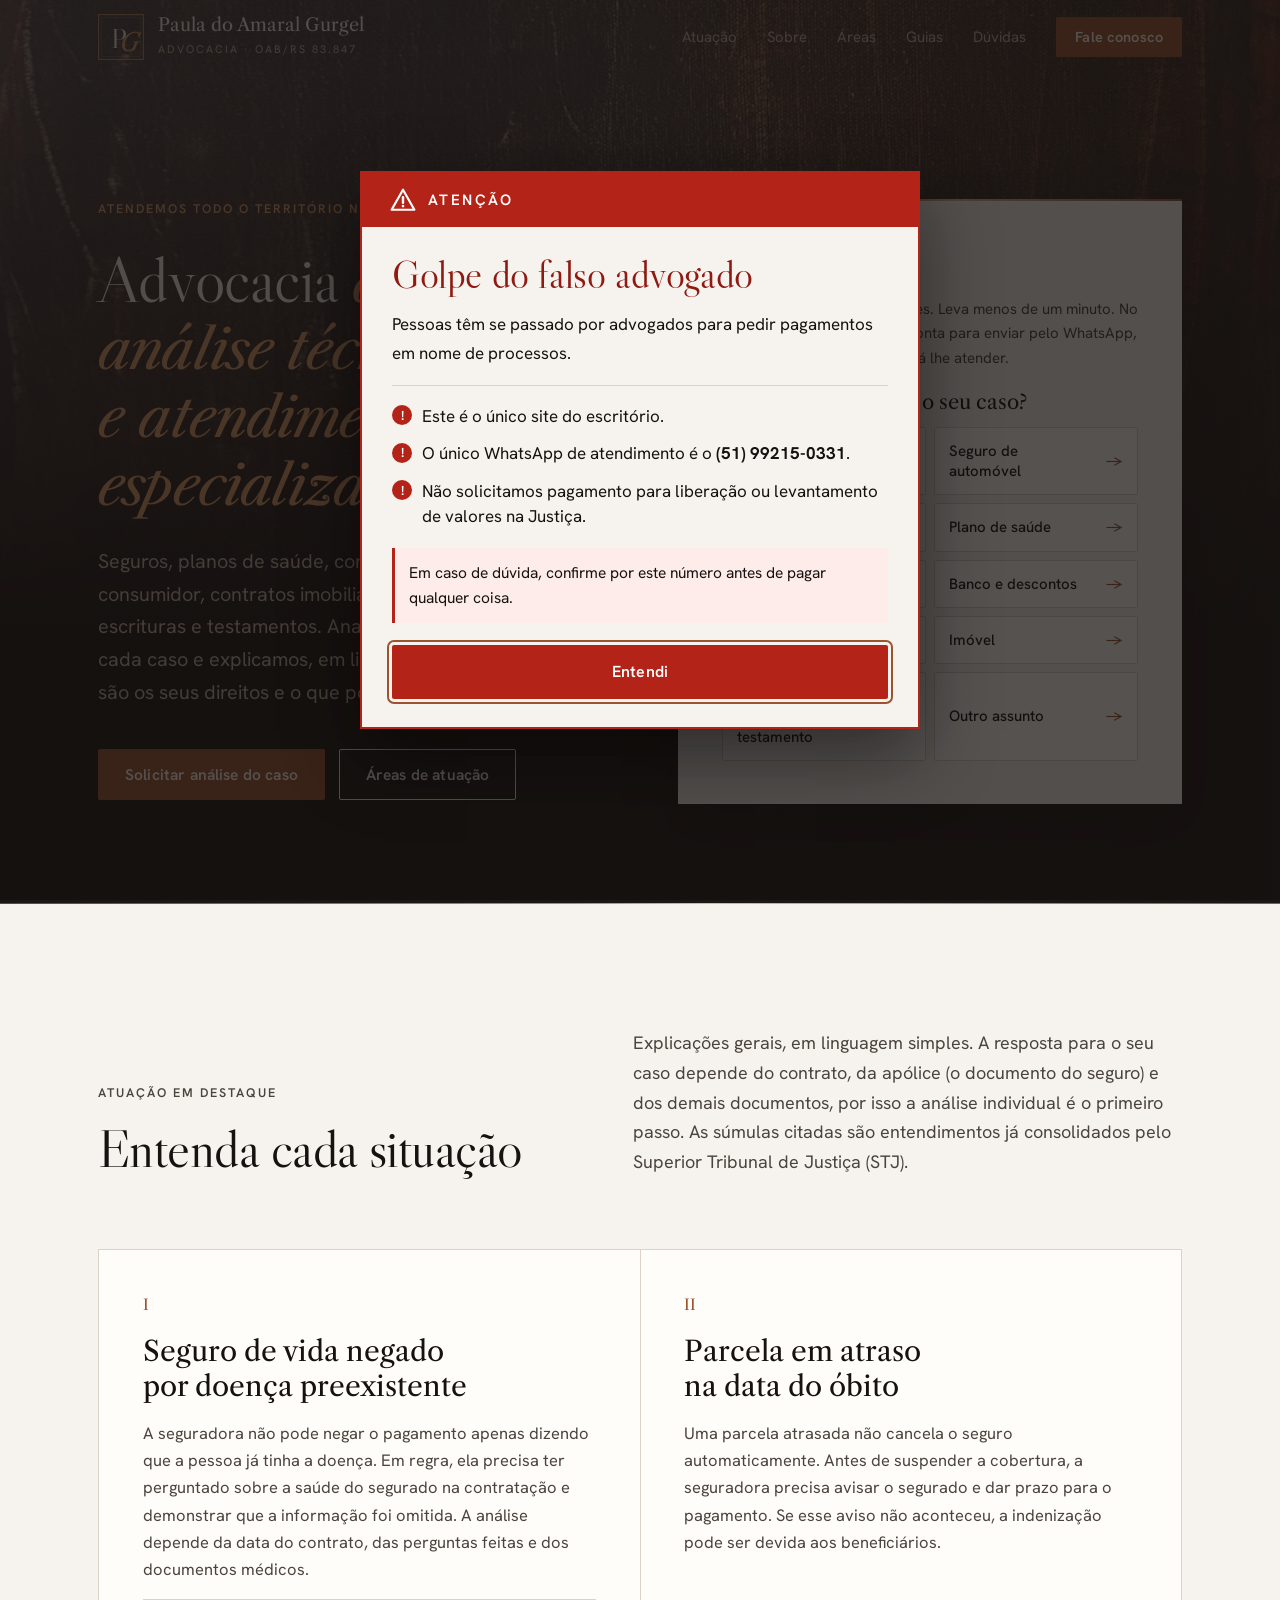
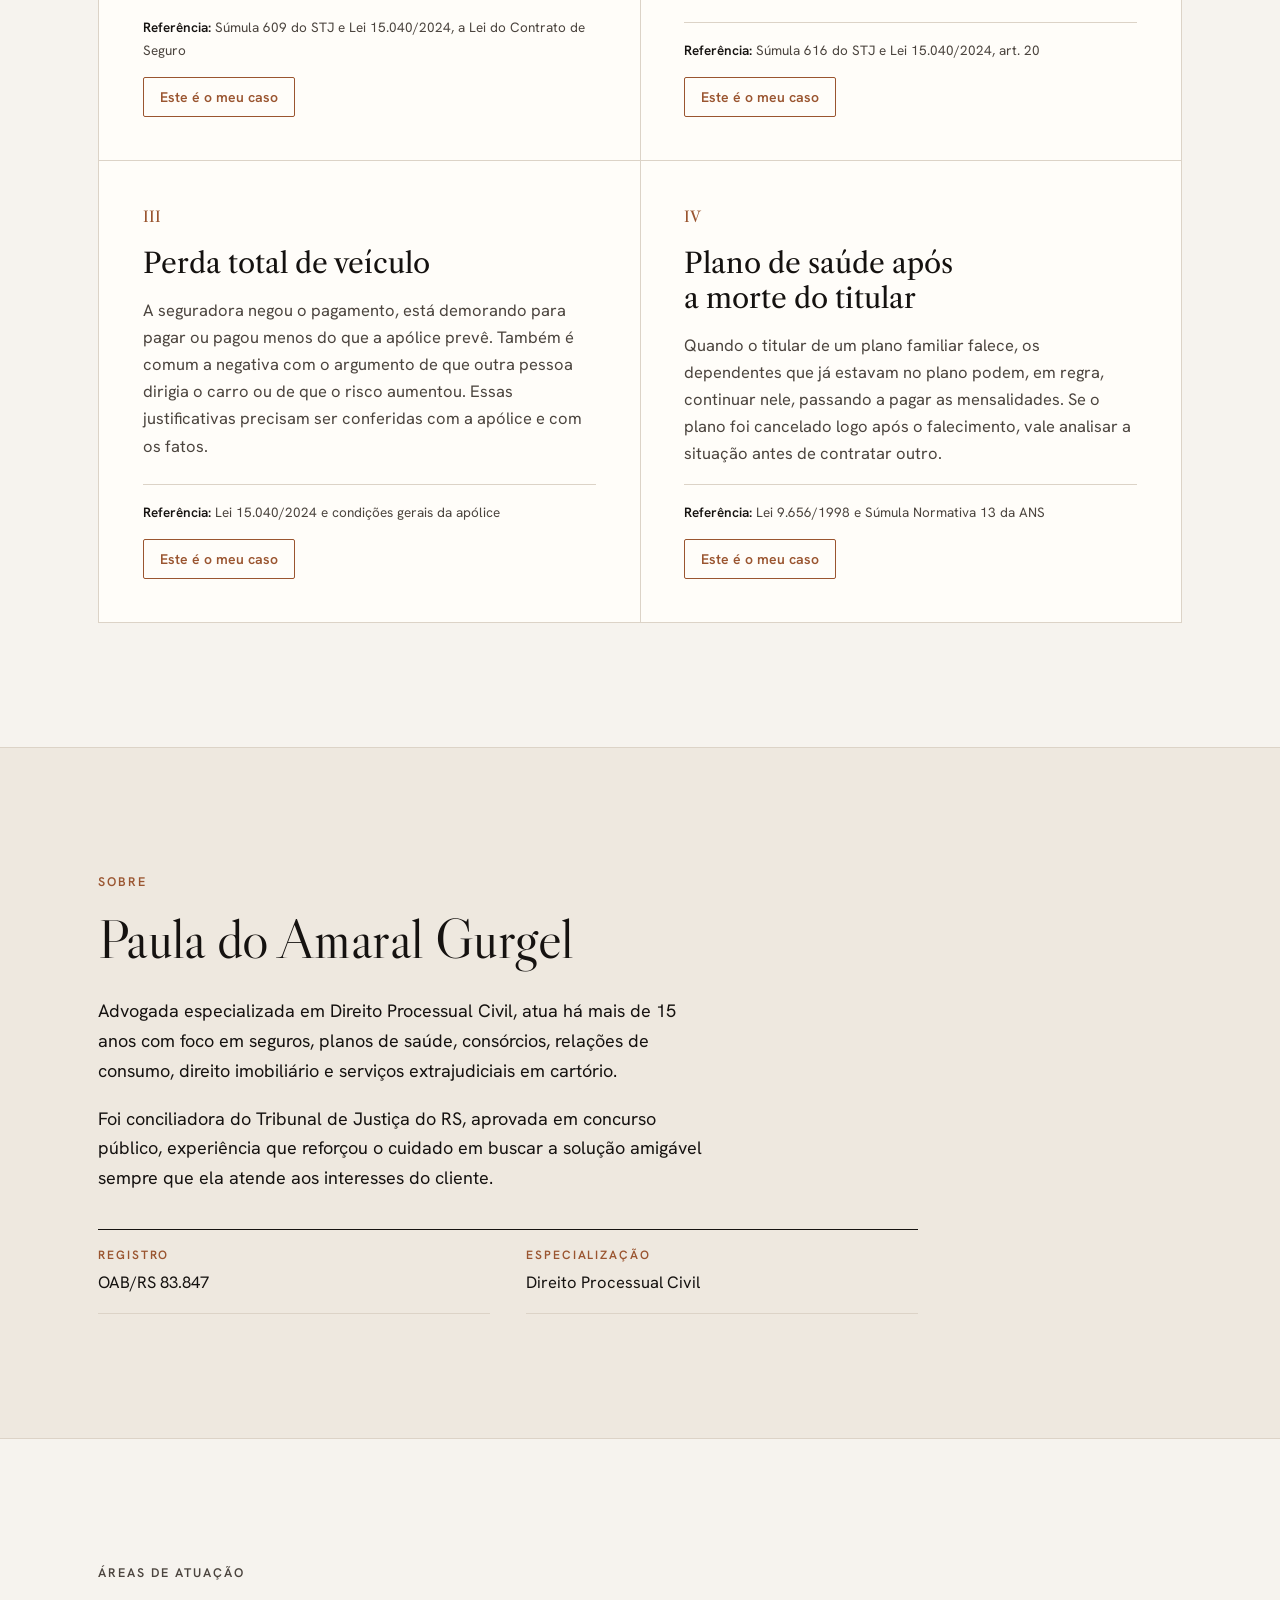
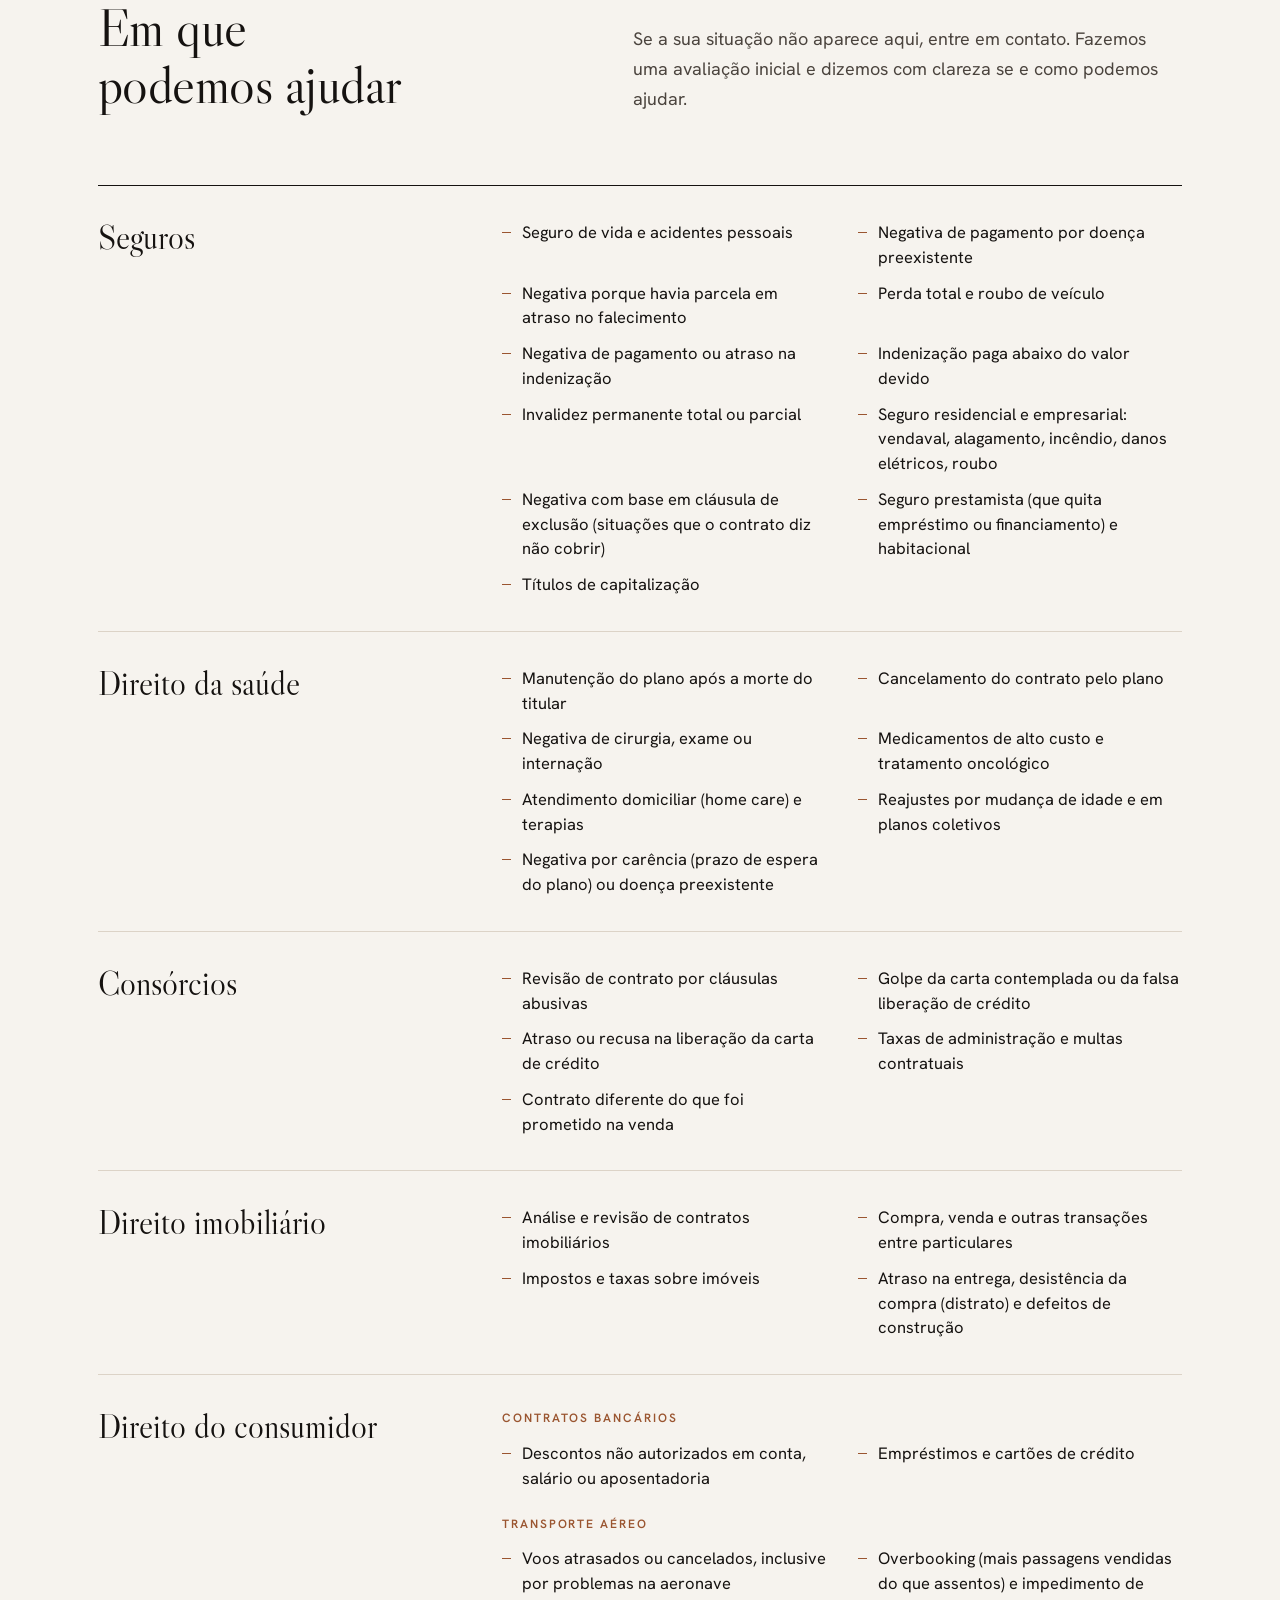
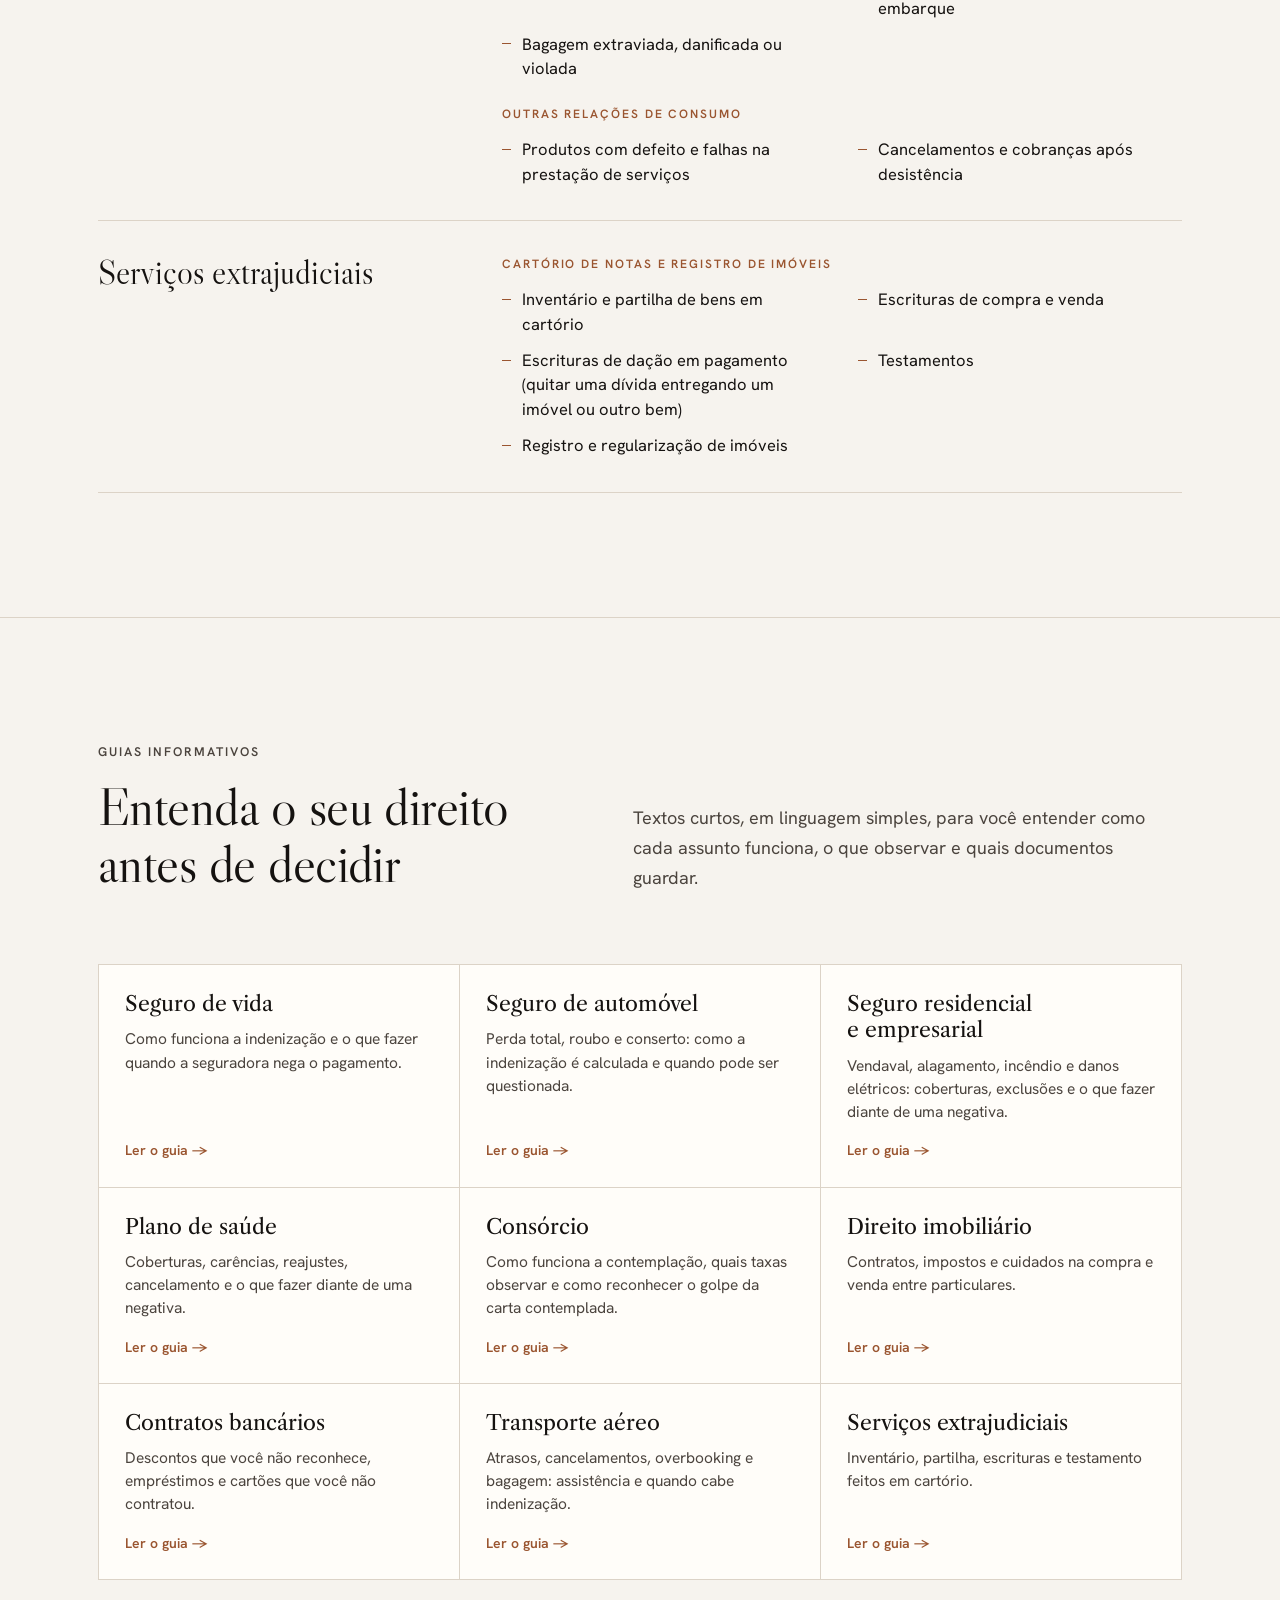
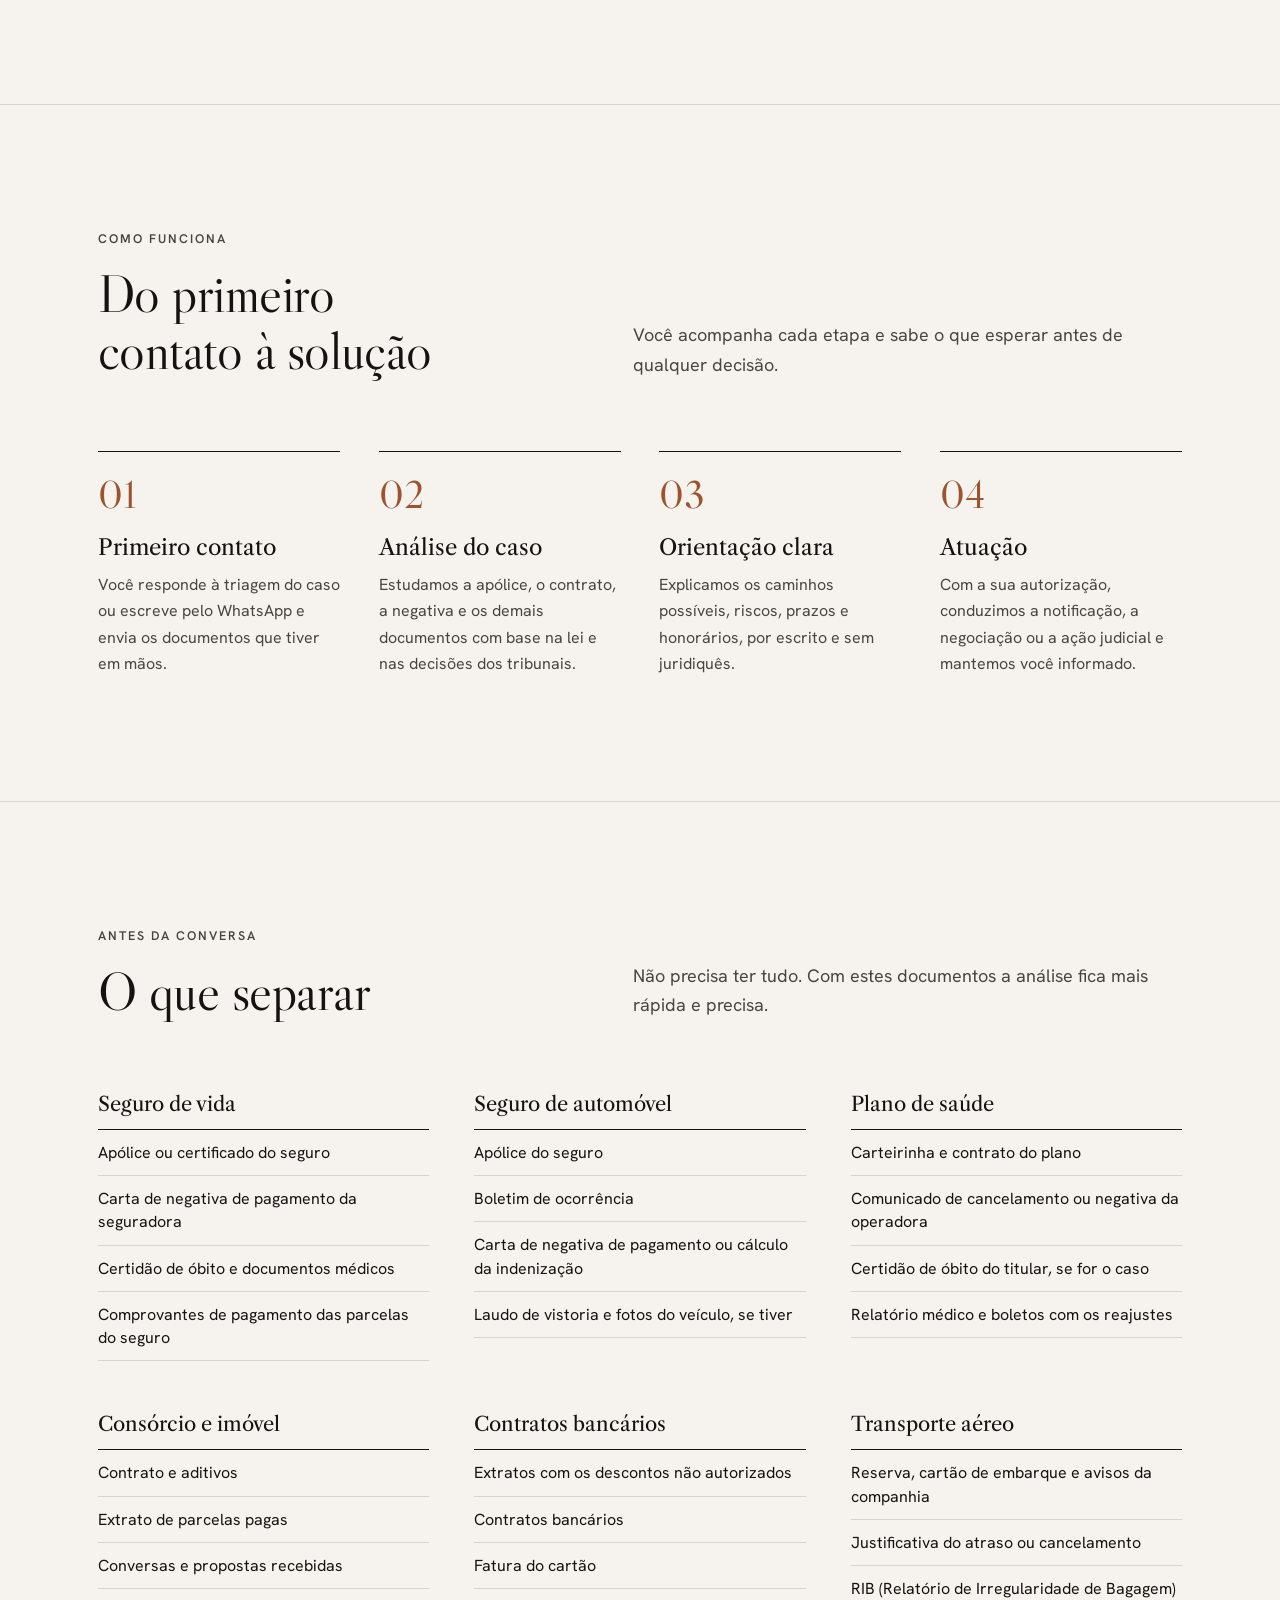
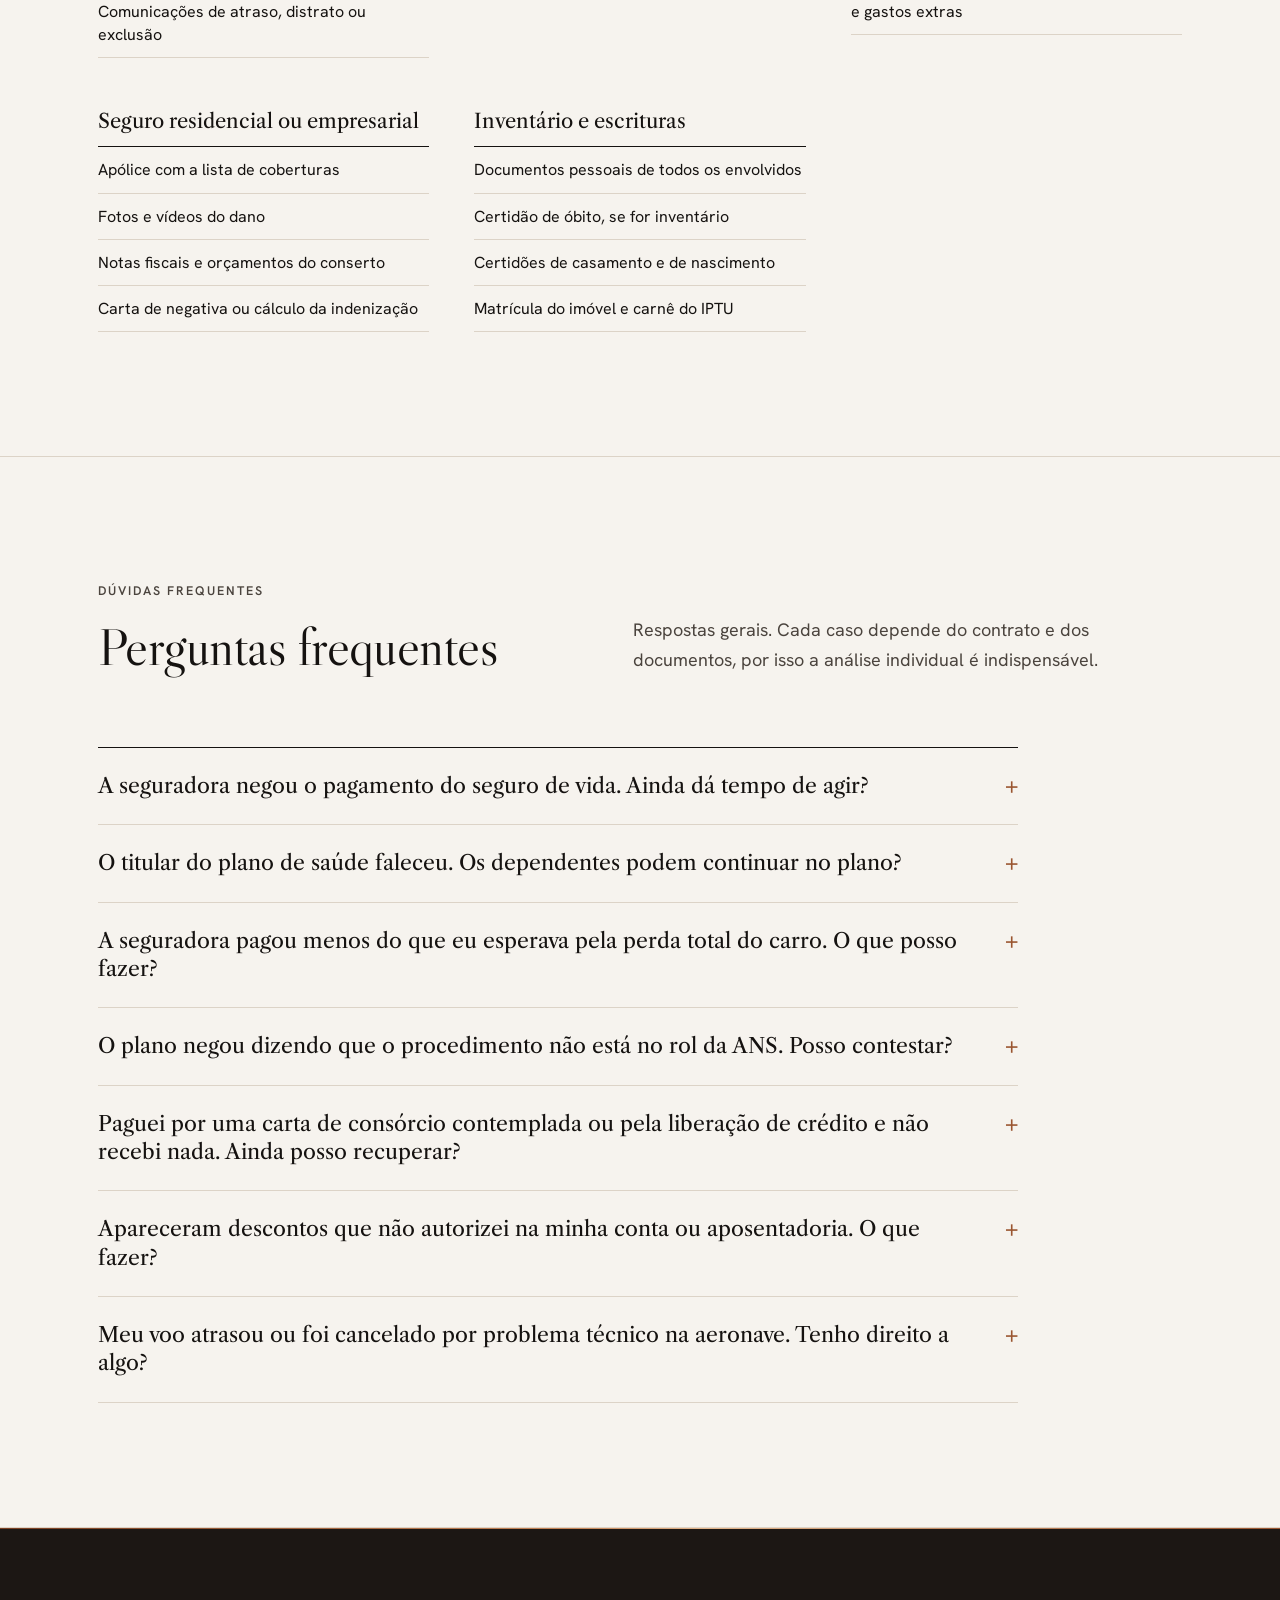
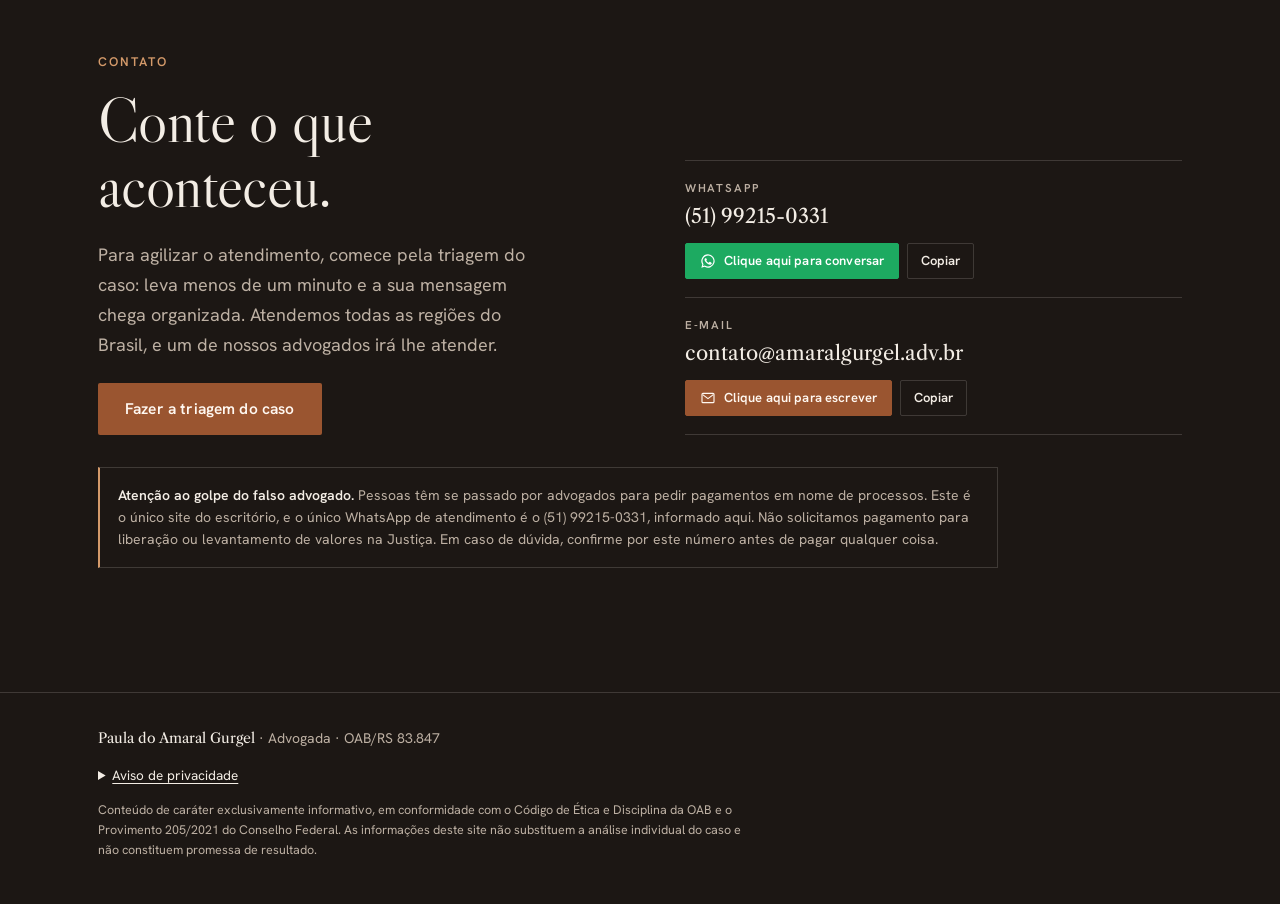
<file: index.html>
<!doctype html>
<html lang="pt-BR">
<head>
<meta charset="utf-8">
<meta name="viewport" content="width=device-width,initial-scale=1,viewport-fit=cover">
<title>Paula do Amaral Gurgel Advocacia · Seguros, planos de saúde e direito do consumidor</title>
<meta name="description" content="Advocacia em seguros, planos de saúde, consórcios, direito do consumidor, direito imobiliário e serviços extrajudiciais. Atendemos todo o território nacional. OAB/RS 83.847.">
<link rel="canonical" href="https://amaralgurgel.adv.br/">
<link rel="icon" href="favicon.svg" type="image/svg+xml">
<meta property="og:title" content="Paula do Amaral Gurgel Advocacia">
<meta property="og:description" content="Seguros, planos de saúde, consórcios, direito do consumidor, direito imobiliário e serviços extrajudiciais.">
<meta property="og:type" content="website">
<meta property="og:locale" content="pt_BR">
<script type="application/ld+json">{"@context": "https://schema.org", "@type": "LegalService", "name": "Paula do Amaral Gurgel Advocacia", "url": "https://amaralgurgel.adv.br/", "telephone": "+55 51 99215-0331", "email": "contato@amaralgurgel.adv.br", "areaServed": {"@type": "Country", "name": "Brasil"}, "description": "Advocacia em seguros, planos de saúde, consórcios, direito do consumidor, direito imobiliário e serviços extrajudiciais em cartório.", "knowsAbout": ["Seguro de vida", "Seguro de automóvel", "Plano de saúde", "Consórcio", "Direito do consumidor", "Direito imobiliário", "Inventário extrajudicial"]}</script>
<style>:root{color-scheme:light;box-sizing:border-box;padding-top:env(safe-area-inset-top,0px);padding-bottom:env(safe-area-inset-bottom,0px)}html{scroll-padding-top:env(safe-area-inset-top,0px)}body{margin:0;padding:0;font:14px -apple-system,BlinkMacSystemFont,sans-serif;background:#faf9f5;color:#141413}img{max-width:100%}[hidden]:not([hidden=until-found i]){display:none!important}</style>
<link rel="preconnect" href="https://fonts.googleapis.com">
<link rel="preconnect" href="https://fonts.gstatic.com" crossorigin>
<link rel="stylesheet" href="https://fonts.googleapis.com/css2?family=Libre+Caslon+Display&family=Libre+Caslon+Text:ital,wght@0,400;0,700;1,400&family=Hanken+Grotesk:wght@400;500;600&display=swap">
<style>
/* Layout: escritório-boutique. Abertura escura (espresso) com as situações em destaque; seções em papel off-white com texto preto;
   cobre usado como detalhe (fios, números, botões), não como fundo inteiro. Caslon, tipografia clássica de documentos jurídicos, nos títulos. */
:root{
  --paper:#F6F3EE; --paper-2:#EEE8DF; --white:#FFFDF9;
  --ink:#151210; --ink-2:#4B443E; --line:#DCD3C7;
  --copper:#9A5530; --copper-hi:#D49A6A; --sheen:linear-gradient(90deg,#7A3F22,#C68558 45%,#E3B58C 55%,#9A5530);
  --night:#1C1714; --night-2:#27201C; --on-night:#F3EDE5; --on-night-2:#BDB0A3; --line-night:rgba(243,237,229,.16);
  --f-display:"Libre Caslon Display","Libre Caslon Text",Georgia,"Times New Roman",serif;
  --f-serif:"Libre Caslon Text",Georgia,"Times New Roman",serif;
  --f-body:"Hanken Grotesk","Helvetica Neue",Arial,sans-serif;
  --wrap:1180px; color-scheme:light;
}
*{box-sizing:border-box}
html{scroll-behavior:smooth}
section[id]{scroll-margin-top:72px}
@media (prefers-reduced-motion:reduce){html{scroll-behavior:auto}*{transition:none!important;animation:none!important}}
body{margin:0;background:var(--paper);color:var(--ink);font-family:var(--f-body);font-size:18px;line-height:1.65;-webkit-font-smoothing:antialiased}
.wrap{max-width:var(--wrap);margin-inline:auto;padding-inline:clamp(18px,4.5vw,48px)}
h1,h2,h3,h4{margin:0;font-weight:400;text-wrap:balance}
h1,h2{font-family:var(--f-display);letter-spacing:-.01em;line-height:1.06}
h3{font-family:var(--f-serif);font-size:22px;line-height:1.25}
p{margin:0}
a{color:inherit}
:focus-visible{outline:2px solid var(--copper);outline-offset:3px;border-radius:3px}
.label{font-family:var(--f-body);font-size:12.5px;font-weight:600;letter-spacing:.16em;text-transform:uppercase;color:var(--copper)}
.ph{color:var(--copper);font-style:italic}

/* botões */
.btn{display:inline-flex;align-items:center;justify-content:center;gap:10px;font:600 15.5px/1 var(--f-body);letter-spacing:.01em;text-decoration:none;border-radius:2px;padding:17px 26px;border:1px solid transparent;cursor:pointer;transition:background .25s,color .25s,border-color .25s}
.btn-copper{background:var(--copper);color:#FFF8F1}
.btn-copper:hover{background:#7F4424}
.btn-line{border-color:currentColor;background:transparent}

/* topo */
.top{position:sticky;top:env(safe-area-inset-top,0px);z-index:20;background:rgba(28,23,20,.95);backdrop-filter:blur(10px);color:var(--on-night);border-bottom:1px solid var(--line-night)}
.top .wrap{display:flex;align-items:center;justify-content:space-between;gap:20px;padding-block:14px}
.brand{display:flex;align-items:center;gap:14px;text-decoration:none;min-width:0}
.mono{width:46px;height:46px;flex:none;display:block}
.mono svg{width:46px;height:46px;display:block}
.brand b{display:block;font-family:var(--f-serif);font-weight:400;font-size:18px;line-height:1.1;white-space:nowrap}
.brand small{display:block;font-size:11px;letter-spacing:.18em;text-transform:uppercase;color:var(--on-night-2);margin-top:4px}
.menu{display:flex;align-items:center;gap:30px;font-size:15px}
.menu a{text-decoration:none;color:var(--on-night-2);transition:color .2s}
.menu a:hover{color:var(--on-night)}
.menu .btn{color:#FFF8F1;padding:12px 18px;font-size:14.5px}
@media (max-width:920px){.menu a:not(.btn){display:none}}
@media (max-width:480px){.top .wrap{gap:10px}.brand small{display:none}.brand{gap:8px}.mono,.mono svg{width:34px;height:34px}.brand b{font-size:clamp(12px,3.4vw,16px)}.menu{gap:8px}.menu .btn{padding:10px 10px;font-size:13px}.burger{width:40px;height:40px}.burger span{left:10px;right:10px}.burger span:first-child{top:15px}.burger span:last-child{top:23px}.burger[aria-expanded="true"] span:first-child,.burger[aria-expanded="true"] span:last-child{top:19px}}

/* abertura */
.hero{background:var(--night);color:var(--on-night);position:relative}
.hero::after{content:"";position:absolute;inset:auto 0 0 0;height:1px;background:var(--sheen)}
.hero .wrap{display:grid;grid-template-columns:minmax(0,1fr) minmax(0,1fr);gap:clamp(36px,6vw,96px);padding-block:clamp(64px,10vw,124px) clamp(56px,8vw,100px);align-items:start}
.hero .label{color:var(--copper-hi)}
.hero h1{font-size:clamp(40px,5vw,66px);margin-top:26px}
.hero h1 i{font-family:var(--f-serif);font-style:italic;color:var(--copper-hi);font-size:.86em;letter-spacing:-.015em}
.hero .lead{margin-top:28px;font-size:clamp(18px,1.55vw,20px);color:var(--on-night-2);max-width:54ch}
.hero .ctas{display:flex;flex-wrap:wrap;gap:14px;margin-top:40px}
.hero .btn-line{color:var(--on-night)}
.hero .btn-line:hover{background:rgba(243,237,229,.06)}
.trust{display:flex;flex-wrap:wrap;gap:16px 40px;margin:52px 0 0;padding:26px 0 0;border-top:1px solid var(--line-night);list-style:none}
.trust li{display:flex;flex-direction:column;font-size:14px;color:var(--on-night-2);line-height:1.35}
.trust strong{font-family:var(--f-display);font-weight:400;font-size:30px;color:var(--on-night);line-height:1.15}
.focus{background:var(--night-2);border:1px solid var(--line-night);padding:clamp(26px,3vw,40px);position:relative;min-width:0}
.focus::before{content:"";position:absolute;left:-1px;right:-1px;top:-1px;height:2px;background:var(--sheen)}
.focus h2{font-family:var(--f-serif);font-size:24px;line-height:1.25;margin-top:14px}
.focus ol{list-style:none;margin:22px 0 0;padding:0;counter-reset:f}
.focus li{counter-increment:f;display:grid;grid-template-columns:38px minmax(0,1fr);gap:8px;padding:16px 0;border-top:1px solid var(--line-night);font-size:16.5px;line-height:1.45}
.focus li::before{content:counter(f,upper-roman);font-family:var(--f-serif);color:var(--copper-hi);font-size:15px;padding-top:1px}
.focus a{display:inline-block;margin-top:20px;font-size:15px;color:var(--copper-hi);text-underline-offset:4px}
@media (max-width:900px){.hero .wrap{grid-template-columns:1fr}}

/* seções */
section.sec{padding-block:clamp(72px,10vw,124px)}
.sec + .sec{border-top:1px solid var(--line)}
.head{display:grid;grid-template-columns:minmax(0,1fr) minmax(0,1.2fr);gap:clamp(24px,6vw,96px);align-items:end;margin-bottom:clamp(40px,6vw,72px)}
.head h2{font-size:clamp(34px,4.2vw,56px);margin-top:16px}
.head p{color:var(--ink-2);max-width:58ch}
@media (max-width:780px){.head{grid-template-columns:1fr}}

/* casos em destaque */
.cases{display:grid;grid-template-columns:repeat(2,minmax(0,1fr));gap:1px;background:var(--line);border:1px solid var(--line)}
.case{background:var(--white);padding:clamp(28px,3.4vw,48px);display:flex;flex-direction:column;gap:16px;min-width:0}
.case .n{font-family:var(--f-serif);color:var(--copper);font-size:15px}
.case h3{font-size:clamp(23px,2.2vw,28px)}
.case p{color:var(--ink-2);font-size:16.5px}
.case .ref{margin-top:auto;padding-top:16px;border-top:1px solid var(--line);font-size:13.5px;color:var(--ink-2)}
.mycase{align-self:flex-start;background:none;border:1px solid var(--copper);color:var(--copper);border-radius:2px;padding:10px 16px;font:600 14px var(--f-body);cursor:pointer;transition:background .2s,color .2s}
.mycase:hover{background:var(--copper);color:#FFF8F1}
.case .ref b{color:var(--ink);font-weight:600}
@media (max-width:760px){.cases{grid-template-columns:1fr}}

/* áreas */
.areas{list-style:none;margin:0;padding:0;border-top:1px solid var(--ink)}
.area{display:grid;grid-template-columns:minmax(0,.8fr) minmax(0,1.6fr);gap:clamp(20px,5vw,80px);padding-block:34px;border-bottom:1px solid var(--line)}
.area h3{font-family:var(--f-display);font-size:clamp(26px,2.6vw,34px);line-height:1.1}
.area ul{margin:0;padding:0;list-style:none;display:grid;grid-template-columns:repeat(2,minmax(0,1fr));gap:11px 32px}
.area li{position:relative;padding-left:20px;font-size:16.5px;line-height:1.5}
.area li::before{content:"";position:absolute;left:0;top:.72em;width:9px;height:1px;background:var(--copper)}
.subs{display:grid;gap:24px;min-width:0}
.sub h4{font-size:12px;font-weight:600;letter-spacing:.16em;text-transform:uppercase;color:var(--copper);margin-bottom:12px}
@media (max-width:780px){.area{grid-template-columns:1fr}.area ul{grid-template-columns:1fr}}

/* sobre */
.about{background:var(--paper-2)}
.about .wrap > div{max-width:820px}
.about h2{font-size:clamp(36px,4.4vw,56px);margin:16px 0 28px}
.about p{max-width:62ch}
.about p+p{margin-top:18px}
.creds{margin:36px 0 0;display:grid;grid-template-columns:repeat(2,minmax(0,1fr));gap:0 36px;border-top:1px solid var(--ink)}
.creds div{padding:16px 0;border-bottom:1px solid var(--line)}
.creds dt{font-size:12px;font-weight:600;letter-spacing:.16em;text-transform:uppercase;color:var(--copper)}
.creds dd{margin:4px 0 0;font-size:16.5px}
@media (max-width:520px){.creds{grid-template-columns:1fr}}

/* como funciona */
.steps{list-style:none;margin:0;padding:0;display:grid;grid-template-columns:repeat(4,minmax(0,1fr));gap:clamp(22px,3vw,40px);counter-reset:s}
.steps li{counter-increment:s;padding-top:22px;border-top:1px solid var(--ink)}
.steps li::before{content:counter(s,decimal-leading-zero);display:block;font-family:var(--f-display);font-size:40px;line-height:1;color:var(--copper);margin-bottom:20px}
.steps h3{margin-bottom:10px}
.steps p{color:var(--ink-2);font-size:16px}
@media (max-width:920px){.steps{grid-template-columns:repeat(2,minmax(0,1fr))}}
@media (max-width:520px){.steps{grid-template-columns:1fr}}

/* documentos */
.docs{display:grid;grid-template-columns:repeat(3,minmax(0,1fr));gap:clamp(28px,4vw,52px) clamp(24px,3.5vw,48px)}
.docs > div{min-width:0}
.docs h3{font-size:20px;padding-bottom:12px;border-bottom:1px solid var(--ink)}
.docs ul{margin:0;padding:0;list-style:none}
.docs li{padding:11px 0;border-bottom:1px solid var(--line);font-size:16px;line-height:1.45}
@media (max-width:920px){.docs{grid-template-columns:repeat(2,minmax(0,1fr))}}
@media (max-width:560px){.docs{grid-template-columns:1fr}}

/* dúvidas */
.faq{border-top:1px solid var(--ink);max-width:920px}
.faq details{border-bottom:1px solid var(--line)}
.faq summary{cursor:pointer;list-style:none;display:flex;justify-content:space-between;align-items:baseline;gap:24px;padding:24px 0;font-family:var(--f-serif);font-size:clamp(18px,1.8vw,21px);line-height:1.35}
.faq summary::-webkit-details-marker{display:none}
.faq summary::after{content:"+";font-family:var(--f-body);font-size:24px;line-height:1;color:var(--copper);transition:transform .25s}
.faq details[open] summary::after{transform:rotate(45deg)}
.faq details p{padding:0 0 26px;color:var(--ink-2);max-width:72ch;font-size:16.5px}

/* contato */
.contact{background:var(--night);color:var(--on-night);position:relative}
.contact::before{content:"";position:absolute;inset:0 0 auto 0;height:1px;background:var(--sheen)}
.contact .wrap{display:grid;grid-template-columns:minmax(0,1fr) minmax(0,1fr);gap:clamp(36px,7vw,100px);align-items:end}
.contact .intro a{color:var(--copper-hi);text-underline-offset:3px}
.contact .channels{margin-top:0}
.contact .label{color:var(--copper-hi)}
.contact h2{font-size:clamp(38px,4.8vw,62px);margin-top:16px}
.contact .intro{color:var(--on-night-2);margin-top:22px;max-width:44ch}
.channels{list-style:none;padding:0;margin:40px 0 0;border-top:1px solid var(--line-night)}
.channels li{display:flex;flex-wrap:wrap;align-items:center;justify-content:space-between;gap:10px 18px;padding:18px 0;border-bottom:1px solid var(--line-night)}
.channels small{display:block;font-size:11.5px;font-weight:600;letter-spacing:.16em;text-transform:uppercase;color:var(--on-night-2);margin-bottom:2px}
.channels a,.channels .v{font-family:var(--f-serif);font-size:20px;text-decoration:none;overflow-wrap:anywhere}
.channels a:hover{color:var(--copper-hi)}
.contact .ph{color:var(--copper-hi)}
.copy{font:600 13px/1 var(--f-body);background:none;border:1px solid var(--line-night);color:var(--on-night);border-radius:2px;padding:9px 13px;cursor:pointer}
.copy:hover{border-color:var(--copper-hi)}
.acts{display:flex;flex-wrap:wrap;gap:8px}
.channels a.open{display:inline-flex;align-items:center;justify-content:center;gap:8px}
.ico{width:16px;height:16px;flex:none}
.channels a.open{font:600 13px/1 var(--f-body);font-family:var(--f-body);font-size:13px;letter-spacing:.01em;background:var(--copper);color:#FFF8F1;border:1px solid var(--copper);border-radius:2px;padding:9px 14px;text-decoration:none;transition:background .2s}
.channels a.open:hover{background:#7F4424;color:#FFF8F1}
.channels li{flex-direction:column;align-items:flex-start}
@media (max-width:640px){.acts{width:100%}.acts .open{flex:1;text-align:center}}
.card{background:var(--paper);color:var(--ink);padding:clamp(26px,3.4vw,44px);display:grid;gap:18px;min-width:0;align-self:start}
.card h3{font-size:24px}
.row2{display:grid;grid-template-columns:1fr 1fr;gap:16px}
@media (max-width:560px){.row2{grid-template-columns:1fr}}
label{display:grid;gap:7px;font-size:14px;font-weight:600}
input,select,textarea{font:inherit;font-size:16px;font-weight:400;color:var(--ink);background:var(--white);border:1px solid var(--line);border-radius:2px;padding:13px 14px;width:100%}
input:focus,select:focus,textarea:focus{outline:none;border-color:var(--copper);box-shadow:0 0 0 3px rgba(154,85,48,.14)}
textarea{min-height:130px;resize:vertical}
.consent{display:flex;gap:10px;align-items:flex-start;font-weight:400;font-size:13.5px;color:var(--ink-2)}
.consent input{width:auto;margin-top:4px}
.form-msg{font-size:14.5px;color:var(--ink-2)}
.form-msg.err{color:#9B2C1F}
.result{display:grid;gap:12px;border:1px solid var(--line);background:var(--white);padding:18px}
.result p{font-size:15px;color:var(--ink-2)}
@media (max-width:900px){.contact .wrap{grid-template-columns:1fr}}

footer{background:var(--night);color:var(--on-night-2);font-size:14px;border-top:1px solid var(--line-night);padding-block:34px 44px}
footer .wrap{display:grid;gap:14px}
footer .l1{display:flex;flex-wrap:wrap;justify-content:space-between;gap:10px 24px}
footer b{color:var(--on-night);font-family:var(--f-serif);font-weight:400}
footer .legal{font-size:12.5px;line-height:1.6;max-width:92ch}

/* WhatsApp discreto no celular */
.wa-float{position:fixed;right:16px;bottom:calc(16px + env(safe-area-inset-bottom,0px));z-index:30;display:none;align-items:center;gap:8px;background:var(--copper);color:#FFF8F1;text-decoration:none;font:600 14px/1 var(--f-body);padding:14px 18px;border-radius:999px;box-shadow:0 6px 20px rgba(28,23,20,.25)}
.wa-float svg{width:18px;height:18px}
@media (max-width:760px){.wa-float{display:inline-flex}}
/* triagem no topo + contatos discretos */
.hero-side{display:grid;gap:16px;min-width:0}
#triagem{scroll-margin-top:84px}
@media (min-width:1000px){.hero .opts{grid-template-columns:1fr 1fr}.hero .opt{padding:13px 14px;font-size:15px}}
.hero .card{box-shadow:0 18px 50px rgba(0,0,0,.28)}
.hero .card::before{content:"";display:block;height:2px;background:var(--sheen);margin:calc(-1*clamp(26px,3.4vw,44px)) calc(-1*clamp(26px,3.4vw,44px)) 0}
.mini-contacts{list-style:none;margin:0;padding:0;display:flex;flex-wrap:wrap;gap:8px 22px;font-size:14px}
.mini-contacts a{display:inline-flex;align-items:center;gap:8px;color:var(--on-night-2);text-decoration:none;transition:color .2s}
.mini-contacts a:hover{color:var(--copper-hi)}
.mini-contacts .ico{width:15px;height:15px;color:var(--copper-hi)}

/* triagem */
.tri-head p{color:var(--ink-2);font-size:15px;margin-top:6px}
.tri-done{list-style:none;margin:0;padding:0;display:grid;gap:0;border-top:1px solid var(--line)}
.tri-done:empty{display:none}
.tri-done li{display:flex;justify-content:space-between;align-items:baseline;gap:12px;padding:10px 0;border-bottom:1px solid var(--line);font-size:14.5px}
.tri-done small{display:block;font-size:11px;font-weight:600;letter-spacing:.14em;text-transform:uppercase;color:var(--copper)}
.tri-done button{flex:none;background:none;border:0;padding:4px 0;font:600 13px var(--f-body);color:var(--ink-2);text-decoration:underline;text-underline-offset:3px;cursor:pointer}
.tri-q{font-family:var(--f-serif);font-size:20px;line-height:1.3;margin-bottom:12px}
.opts{display:grid;gap:8px}
.opt{display:flex;justify-content:space-between;align-items:center;gap:14px;width:100%;text-align:left;background:var(--white);border:1px solid var(--line);border-radius:2px;padding:14px 16px;font:500 16px/1.35 var(--f-body);color:var(--ink);cursor:pointer;transition:border-color .2s,background .2s}
.opt::after{content:"→";color:var(--copper);flex:none}
.opt:hover{border-color:var(--copper);background:#FFFFFF}
#tri-body{display:flex;flex-direction:column}
.tri-nav{order:-1;display:flex;flex-wrap:wrap;gap:8px;margin:0 0 16px}
.tri-nav button{display:inline-flex;align-items:center;gap:7px;background:var(--white);border:1px solid var(--copper);border-radius:2px;padding:9px 14px;font:600 14px var(--f-body);color:var(--copper);cursor:pointer;transition:background .2s,color .2s}
.tri-nav button:hover{background:var(--copper);color:#FFF8F1}
.tri-box{border-left:2px solid var(--copper);background:var(--white);padding:16px 18px;font-size:15.5px;line-height:1.55}
.tri-box b{display:block;font-family:var(--f-serif);font-weight:400;font-size:19px;margin-bottom:6px}
.tri-form{display:grid;gap:14px;margin-top:4px}
.tri-note{font-size:13.5px;color:var(--ink-2)}
.tri-err{font-size:14.5px;font-weight:600;color:#9B2C1F;background:#FDECEA;border-left:3px solid #9B2C1F;padding:10px 12px}
.consent{padding:12px;border:1px solid var(--line);background:var(--white)}
.consent input{width:20px;height:20px;accent-color:var(--copper)}
.btn.wa{gap:10px}

/* aviso de privacidade */
.priv summary{cursor:pointer;color:var(--on-night);font-size:13.5px;text-decoration:underline;text-underline-offset:3px;width:max-content}
.priv div{display:grid;gap:10px;margin-top:12px;max-width:80ch;font-size:13px;line-height:1.6}
.priv b{color:var(--on-night);font-weight:600}
.lnk{color:var(--copper);text-underline-offset:2px}

/* guias */
.guias{display:grid;grid-template-columns:repeat(3,minmax(0,1fr));gap:1px;background:var(--line);border:1px solid var(--line)}
.guia{background:var(--white);padding:26px 26px 24px;display:flex;flex-direction:column;gap:10px;text-decoration:none;color:var(--ink);transition:background .2s}
.guia:hover{background:#FFFFFF}
.guia h3{font-size:21px}
.guia p{color:var(--ink-2);font-size:15.5px;line-height:1.5}
.guia span{margin-top:auto;padding-top:6px;font-size:14px;font-weight:600;color:var(--copper)}
.guia:hover span{text-decoration:underline;text-underline-offset:3px}
@media (max-width:920px){.guias{grid-template-columns:repeat(2,minmax(0,1fr))}}
@media (max-width:560px){.guias{grid-template-columns:1fr}.guia{padding:22px 20px}}

/* WhatsApp na cor da marca */
.wa-green,.channels a.open.wa-green,.wa-float{background:#1DAA61!important;color:#FFFFFF!important;border-color:#1DAA61!important}
.wa-green:hover,.channels a.open.wa-green:hover,.wa-float:hover{background:#168A4E!important;border-color:#168A4E!important}
.wa-float{box-shadow:0 6px 20px rgba(29,170,97,.35)}

/* aviso golpe do falso advogado */
.golpe{grid-column:1/-1;margin-top:calc(32px - clamp(36px,7vw,100px));padding:16px 18px;border:1px solid var(--line-night);border-left:2px solid var(--copper-hi);font-size:14px;line-height:1.6;color:var(--on-night-2);max-width:900px}
.golpe b{color:var(--on-night);font-weight:600}
.golpe-f{font-size:12.5px;color:var(--on-night-2)}

/* pop-up do aviso */
.aviso-bg{position:fixed;inset:0;z-index:50;background:rgba(20,16,14,.72);display:grid;place-items:center;padding:16px}
.aviso{background:var(--paper);color:var(--ink);max-width:560px;width:100%;position:relative;box-shadow:0 28px 70px rgba(0,0,0,.45);max-height:calc(100vh - 32px);overflow:auto;border:2px solid #B42318}
.aviso-top{display:flex;align-items:center;gap:12px;background:#B42318;color:#FFFFFF;padding:14px 28px;font-weight:600;font-size:15px;letter-spacing:.16em;text-transform:uppercase}
.aviso-top svg{width:26px;height:26px;flex:none}
.aviso-in{padding:26px 30px 28px}
.aviso h2{font-family:var(--f-display);font-size:clamp(30px,5vw,40px);line-height:1.08;margin:0 0 14px;color:#8F1A12}
.aviso p{font-size:17px;color:var(--ink)}
.aviso ul{margin:18px 0;padding:18px 0 0;list-style:none;display:grid;gap:12px;border-top:1px solid var(--line)}
.aviso li{position:relative;padding-left:30px;font-size:17px;line-height:1.5}
.aviso li::before{content:"!";position:absolute;left:0;top:.12em;width:20px;height:20px;border-radius:50%;background:#B42318;color:#fff;font-size:13px;font-weight:700;display:grid;place-items:center;line-height:1}
.aviso b{font-weight:700;white-space:nowrap}
.aviso-n{font-size:15.5px!important;background:#FDECEA;border-left:3px solid #B42318;padding:12px 14px}
.aviso .btn{margin-top:22px;width:100%;background:#B42318;color:#FFFFFF;font-size:16px;padding:18px}
.aviso .btn:hover{background:#8F1A12}
@media (max-width:480px){.aviso-top{padding:12px 20px}.aviso-in{padding:22px 20px 22px}}

/* versão mobile */
.burger{display:none;width:44px;height:44px;flex:none;background:none;border:1px solid var(--line-night);border-radius:2px;cursor:pointer;position:relative}
.burger span{position:absolute;left:12px;right:12px;height:1.5px;background:var(--on-night);transition:transform .25s,top .25s}
.burger span:first-child{top:17px}.burger span:last-child{top:25px}
.burger[aria-expanded="true"] span:first-child{top:21px;transform:rotate(45deg)}
.burger[aria-expanded="true"] span:last-child{top:21px;transform:rotate(-45deg)}
.mnav{display:grid;padding:6px clamp(18px,4.5vw,48px) 18px;border-top:1px solid var(--line-night)}
.mnav a{color:var(--on-night);text-decoration:none;font-family:var(--f-serif);font-size:20px;padding:13px 0;border-bottom:1px solid var(--line-night)}
.mnav a:last-child{border-bottom:0}
.docs summary{list-style:none;cursor:default}
.docs summary::-webkit-details-marker{display:none}
@media (min-width:921px){.mnav{display:none!important}}
@media (max-width:920px){.burger{display:block}.menu{gap:10px}}
@media (max-width:640px){
  body{font-size:17px}
  section.sec{padding-block:60px}
  .head{margin-bottom:32px;gap:16px}
  .head h2{font-size:34px}
  .hero .wrap{padding-block:48px 56px;gap:36px}
  .hero h1{font-size:38px;margin-top:18px}
  .hero .lead{font-size:17px;margin-top:20px}
  .hero .ctas{margin-top:28px}
  .hero .ctas .btn{width:100%}
  .focus{padding:24px 20px}
  .case{padding:26px 22px}
  .area{padding-block:26px;gap:16px}
  .area h3{font-size:27px}
  .steps li::before{font-size:32px;margin-bottom:12px}
  .docs{gap:0;border-top:1px solid var(--ink)}
  .doc{border-bottom:1px solid var(--line)}
  .docs summary{cursor:pointer;display:flex;justify-content:space-between;align-items:center;padding:18px 0}
  .docs summary::after{content:"+";font-family:var(--f-body);font-size:24px;line-height:1;color:var(--copper);transition:transform .25s}
  .doc[open] summary::after{transform:rotate(45deg)}
  .docs h3{border:0;padding:0}
  .docs ul{padding-bottom:12px}
  .docs li{border-bottom:0;padding:7px 0 7px 18px;position:relative}
  .docs li::before{content:"";position:absolute;left:0;top:1.05em;width:8px;height:1px;background:var(--copper)}
  .faq summary{padding:20px 0}
  .contact h2{font-size:38px}
  .channels a,.channels .v{font-size:18px}
  .card{padding:24px 20px}
  .hero .card::before{margin:-24px -20px 0}
  .card .btn{width:100%}
  footer{padding-bottom:96px}
}

/* obra no cabeçalho e na abertura */
:root{--hh:74px;--obra:url([data-uri])}
.top{background:linear-gradient(90deg,rgba(28,23,20,0) 50%,rgba(28,23,20,.5) 100%),linear-gradient(rgba(28,23,20,.42),rgba(28,23,20,.42)),var(--obra) center top/100% auto #1C1714;backdrop-filter:none;border-bottom-color:transparent}
.hero{background:linear-gradient(90deg,rgba(28,23,20,0) 50%,rgba(28,23,20,.5) 100%),linear-gradient(180deg,rgba(28,23,20,.42) 0,rgba(28,23,20,.72) calc(28vw - var(--hh)),#1C1714 calc(50vw - var(--hh))),var(--obra) center calc(-1 * var(--hh))/100% auto no-repeat #1C1714}
@media (max-width:640px){.top,.hero{background-size:100% auto,100% auto,180% auto}.top{background-position:0 0,0 0,center top}.hero{background-image:linear-gradient(180deg,rgba(28,23,20,.42) 0,rgba(28,23,20,.75) calc(50vw - var(--hh)),#1C1714 calc(90vw - var(--hh))),var(--obra);background-size:100% 100%,180% auto;background-position:0 0,center calc(-1 * var(--hh))}}
</style>
</head>
<body>
<header class="top">
  <div class="wrap">
    <a class="brand" href="#inicio" aria-label="Paula do Amaral Gurgel Advocacia, início">
      <span class="mono" aria-hidden="true"><svg viewBox="3 7 66 66"><rect x="4" y="8" width="64" height="64" fill="none" stroke="#D49A6A" stroke-width="1.2"/><rect x="8" y="12" width="56" height="56" fill="none" stroke="#D49A6A" stroke-width=".5" opacity=".6"/><text x="22" y="56" font-family="Libre Caslon Display,Libre Caslon Text,Georgia,serif" font-size="40" fill="#F3EDE5">P</text><text x="34" y="60" font-family="Libre Caslon Text,Georgia,serif" font-style="italic" font-size="36" fill="#D49A6A">G</text></svg></span>
      <span><b>Paula do Amaral Gurgel</b><small>Advocacia · OAB/RS 83.847</small></span>
    </a>
    <nav class="menu" aria-label="Principal">
      <a href="#destaques">Atuação</a>
      <a href="#sobre">Sobre</a>
      <a href="#areas">Áreas</a>
      <a href="#guias">Guias</a>
      <a href="#duvidas">Dúvidas</a>
      <a class="btn btn-copper" href="#contato">Fale conosco</a>
      <button class="burger" id="burger" type="button" aria-expanded="false" aria-controls="mnav" aria-label="Abrir menu"><span></span><span></span></button>
    </nav>
  </div>
  <nav class="mnav" id="mnav" aria-label="Menu" hidden>
    <a href="#destaques">Atuação em destaque</a>
    <a href="#sobre">Sobre</a>
    <a href="#areas">Áreas de atuação</a>
    <a href="#como">Como funciona</a>
    <a href="#documentos">O que separar</a>
    <a href="#guias">Guias informativos</a>
    <a href="#duvidas">Dúvidas frequentes</a>
    <a href="#contato">Contato</a>
  </nav>
</header>

<main id="inicio">
  <section class="hero">
    <div class="wrap">
      <div>
        <p class="label">Atendemos todo o território nacional</p>
        <h1>Advocacia <i>com análise técnica e atendimento especializado.</i></h1>
        <p class="lead">Seguros, planos de saúde, consórcios, direito do consumidor, contratos imobiliários, inventários, escrituras e testamentos. Analisamos os documentos de cada caso e explicamos, em linguagem simples, quais são os seus direitos e o que pode ser feito.</p>
        <div class="ctas">
          <a class="btn btn-copper" href="#triagem">Solicitar análise do caso</a>
          <a class="btn btn-line" href="#areas">Áreas de atuação</a>
        </div>
      </div>
      <div class="hero-side">
        <div class="card triage" id="triagem" aria-live="polite">
        <div class="tri-head">
          <h3>Triagem do caso</h3>
          <p>Responda tocando nas opções. Leva menos de um minuto. No final, a sua mensagem fica pronta para enviar pelo WhatsApp, e um de nossos advogados irá lhe atender.</p>
        </div>
        <ol class="tri-done" id="tri-done"></ol>
        <div id="tri-body"></div>
        <noscript><p>Para enviar o seu caso, use o WhatsApp ou o e-mail abaixo.</p></noscript>
      </div>
      </div>
    </div>
  </section>

  <section class="sec" id="destaques">
    <div class="wrap">
      <div class="head">
        <div>
          <p class="label">Atuação em destaque</p>
          <h2>Entenda cada situação</h2>
        </div>
        <p>Explicações gerais, em linguagem simples. A resposta para o seu caso depende do contrato, da apólice (o documento do seguro) e dos demais documentos, por isso a análise individual é o primeiro passo. As súmulas citadas são entendimentos já consolidados pelo Superior Tribunal de Justiça (STJ).</p>
      </div>
      <div class="cases">
        <article class="case">
          <span class="n">I</span>
          <h3>Seguro de vida negado por doença preexistente</h3>
          <p>A seguradora não pode negar o pagamento apenas dizendo que a pessoa já tinha a doença. Em regra, ela precisa ter perguntado sobre a saúde do segurado na contratação e demonstrar que a informação foi omitida. A análise depende da data do contrato, das perguntas feitas e dos documentos médicos.</p>
          <p class="ref"><b>Referência:</b> Súmula 609 do STJ e Lei 15.040/2024, a Lei do Contrato de Seguro</p>
          <button class="mycase" type="button" data-path="vida-preex">Este é o meu caso</button>
        </article>
        <article class="case">
          <span class="n">II</span>
          <h3>Parcela em atraso na data do óbito</h3>
          <p>Uma parcela atrasada não cancela o seguro automaticamente. Antes de suspender a cobertura, a seguradora precisa avisar o segurado e dar prazo para o pagamento. Se esse aviso não aconteceu, a indenização pode ser devida aos beneficiários.</p>
          <p class="ref"><b>Referência:</b> Súmula 616 do STJ e Lei 15.040/2024, art. 20</p>
          <button class="mycase" type="button" data-path="vida-atraso">Este é o meu caso</button>
        </article>
        <article class="case">
          <span class="n">III</span>
          <h3>Perda total de veículo</h3>
          <p>A seguradora negou o pagamento, está demorando para pagar ou pagou menos do que a apólice prevê. Também é comum a negativa com o argumento de que outra pessoa dirigia o carro ou de que o risco aumentou. Essas justificativas precisam ser conferidas com a apólice e com os fatos.</p>
          <p class="ref"><b>Referência:</b> Lei 15.040/2024 e condições gerais da apólice</p>
          <button class="mycase" type="button" data-path="auto-pt">Este é o meu caso</button>
        </article>
        <article class="case">
          <span class="n">IV</span>
          <h3>Plano de saúde após a morte do titular</h3>
          <p>Quando o titular de um plano familiar falece, os dependentes que já estavam no plano podem, em regra, continuar nele, passando a pagar as mensalidades. Se o plano foi cancelado logo após o falecimento, vale analisar a situação antes de contratar outro.</p>
          <p class="ref"><b>Referência:</b> Lei 9.656/1998 e Súmula Normativa 13 da ANS</p>
          <button class="mycase" type="button" data-path="saude-morte">Este é o meu caso</button>
        </article>
      </div>
    </div>
  </section>

  <section class="sec about" id="sobre">
    <div class="wrap">
      <div>
        <p class="label">Sobre</p>
        <h2>Paula do Amaral Gurgel</h2>
        <p>Advogada especializada em Direito Processual Civil, atua há mais de 15 anos com foco em seguros, planos de saúde, consórcios, relações de consumo, direito imobiliário e serviços extrajudiciais em cartório.</p>
        <p>Foi conciliadora do Tribunal de Justiça do RS, aprovada em concurso público, experiência que reforçou o cuidado em buscar a solução amigável sempre que ela atende aos interesses do cliente.</p>
        <dl class="creds">
          <div><dt>Registro</dt><dd>OAB/RS 83.847</dd></div>
          <div><dt>Especialização</dt><dd>Direito Processual Civil</dd></div>
        </dl>
      </div>
    </div>
  </section>

  <section class="sec" id="areas">
    <div class="wrap">
      <div class="head">
        <div>
          <p class="label">Áreas de atuação</p>
          <h2>Em que podemos ajudar</h2>
        </div>
        <p>Se a sua situação não aparece aqui, entre em contato. Fazemos uma avaliação inicial e dizemos com clareza se e como podemos ajudar.</p>
      </div>
      <ul class="areas">
        <li class="area">
          <h3>Seguros</h3>
          <ul>
            <li>Seguro de vida e acidentes pessoais</li>
            <li>Negativa de pagamento por doença preexistente</li>
            <li>Negativa porque havia parcela em atraso no falecimento</li>
            <li>Perda total e roubo de veículo</li>
            <li>Negativa de pagamento ou atraso na indenização</li>
            <li>Indenização paga abaixo do valor devido</li>
            <li>Invalidez permanente total ou parcial</li>
            <li>Seguro residencial e empresarial: vendaval, alagamento, incêndio, danos elétricos, roubo</li>
            <li>Negativa com base em cláusula de exclusão (situações que o contrato diz não cobrir)</li>
            <li>Seguro prestamista (que quita empréstimo ou financiamento) e habitacional</li>
            <li>Títulos de capitalização</li>
          </ul>
        </li>
        <li class="area">
          <h3>Direito da saúde</h3>
          <ul>
            <li>Manutenção do plano após a morte do titular</li>
            <li>Cancelamento do contrato pelo plano</li>
            <li>Negativa de cirurgia, exame ou internação</li>
            <li>Medicamentos de alto custo e tratamento oncológico</li>
            <li>Atendimento domiciliar (home care) e terapias</li>
            <li>Reajustes por mudança de idade e em planos coletivos</li>
            <li>Negativa por carência (prazo de espera do plano) ou doença preexistente</li>
          </ul>
        </li>
        <li class="area">
          <h3>Consórcios</h3>
          <ul>
            <li>Revisão de contrato por cláusulas abusivas</li>
            <li>Golpe da carta contemplada ou da falsa liberação de crédito</li>
            <li>Atraso ou recusa na liberação da carta de crédito</li>
            <li>Taxas de administração e multas contratuais</li>
            <li>Contrato diferente do que foi prometido na venda</li>
          </ul>
        </li>
        <li class="area">
          <h3>Direito imobiliário</h3>
          <ul>
            <li>Análise e revisão de contratos imobiliários</li>
            <li>Compra, venda e outras transações entre particulares</li>
            <li>Impostos e taxas sobre imóveis</li>
            <li>Atraso na entrega, desistência da compra (distrato) e defeitos de construção</li>
          </ul>
        </li>
        <li class="area">
          <h3>Direito do consumidor</h3>
          <div class="subs">
            <div class="sub">
              <h4>Contratos bancários</h4>
              <ul>
                <li>Descontos não autorizados em conta, salário ou aposentadoria</li>
                <li>Empréstimos e cartões de crédito</li>
              </ul>
            </div>
            <div class="sub">
              <h4>Transporte aéreo</h4>
              <ul>
                <li>Voos atrasados ou cancelados, inclusive por problemas na aeronave</li>
                <li>Overbooking (mais passagens vendidas do que assentos) e impedimento de embarque</li>
                <li>Bagagem extraviada, danificada ou violada</li>
              </ul>
            </div>
            <div class="sub">
              <h4>Outras relações de consumo</h4>
              <ul>
                <li>Produtos com defeito e falhas na prestação de serviços</li>
                <li>Cancelamentos e cobranças após desistência</li>
              </ul>
            </div>
          </div>
        </li>
        <li class="area">
          <h3>Serviços extrajudiciais</h3>
          <div class="subs">
            <div class="sub">
              <h4>Cartório de notas e registro de imóveis</h4>
              <ul>
                <li>Inventário e partilha de bens em cartório</li>
                <li>Escrituras de compra e venda</li>
                <li>Escrituras de dação em pagamento (quitar uma dívida entregando um imóvel ou outro bem)</li>
                <li>Testamentos</li>
                <li>Registro e regularização de imóveis</li>
              </ul>
            </div>
          </div>
        </li>
      </ul>
    </div>
  </section>


  <section class="sec" id="guias">
    <div class="wrap">
      <div class="head">
        <div>
          <p class="label">Guias informativos</p>
          <h2>Entenda o seu direito antes de decidir</h2>
        </div>
        <p>Textos curtos, em linguagem simples, para você entender como cada assunto funciona, o que observar e quais documentos guardar.</p>
      </div>
      <div class="guias">
        <a class="guia" href="guia-seguro-de-vida.html"><h3>Seguro de vida</h3><p>Como funciona a indenização e o que fazer quando a seguradora nega o pagamento.</p><span>Ler o guia →</span></a>
        <a class="guia" href="guia-seguro-de-automovel.html"><h3>Seguro de automóvel</h3><p>Perda total, roubo e conserto: como a indenização é calculada e quando pode ser questionada.</p><span>Ler o guia →</span></a>
        <a class="guia" href="guia-seguro-residencial-e-empresarial.html"><h3>Seguro residencial e empresarial</h3><p>Vendaval, alagamento, incêndio e danos elétricos: coberturas, exclusões e o que fazer diante de uma negativa.</p><span>Ler o guia →</span></a>
        <a class="guia" href="guia-plano-de-saude.html"><h3>Plano de saúde</h3><p>Coberturas, carências, reajustes, cancelamento e o que fazer diante de uma negativa.</p><span>Ler o guia →</span></a>
        <a class="guia" href="guia-consorcio.html"><h3>Consórcio</h3><p>Como funciona a contemplação, quais taxas observar e como reconhecer o golpe da carta contemplada.</p><span>Ler o guia →</span></a>
        <a class="guia" href="guia-direito-imobiliario.html"><h3>Direito imobiliário</h3><p>Contratos, impostos e cuidados na compra e venda entre particulares.</p><span>Ler o guia →</span></a>
        <a class="guia" href="guia-contratos-bancarios.html"><h3>Contratos bancários</h3><p>Descontos que você não reconhece, empréstimos e cartões que você não contratou.</p><span>Ler o guia →</span></a>
        <a class="guia" href="guia-transporte-aereo.html"><h3>Transporte aéreo</h3><p>Atrasos, cancelamentos, overbooking e bagagem: assistência e quando cabe indenização.</p><span>Ler o guia →</span></a>
        <a class="guia" href="guia-servicos-extrajudiciais.html"><h3>Serviços extrajudiciais</h3><p>Inventário, partilha, escrituras e testamento feitos em cartório.</p><span>Ler o guia →</span></a>
      </div>
    </div>
  </section>

  <section class="sec" id="como">
    <div class="wrap">
      <div class="head">
        <div>
          <p class="label">Como funciona</p>
          <h2>Do primeiro contato à solução</h2>
        </div>
        <p>Você acompanha cada etapa e sabe o que esperar antes de qualquer decisão.</p>
      </div>
      <ol class="steps">
        <li><h3>Primeiro contato</h3><p>Você responde à triagem do caso ou escreve pelo WhatsApp e envia os documentos que tiver em mãos.</p></li>
        <li><h3>Análise do caso</h3><p>Estudamos a apólice, o contrato, a negativa e os demais documentos com base na lei e nas decisões dos tribunais.</p></li>
        <li><h3>Orientação clara</h3><p>Explicamos os caminhos possíveis, riscos, prazos e honorários, por escrito e sem juridiquês.</p></li>
        <li><h3>Atuação</h3><p>Com a sua autorização, conduzimos a notificação, a negociação ou a ação judicial e mantemos você informado.</p></li>
      </ol>
    </div>
  </section>

  <section class="sec" id="documentos">
    <div class="wrap">
      <div class="head">
        <div>
          <p class="label">Antes da conversa</p>
          <h2>O que separar</h2>
        </div>
        <p>Não precisa ter tudo. Com estes documentos a análise fica mais rápida e precisa.</p>
      </div>
      <div class="docs">
        <details class="doc" open>
          <summary><h3>Seguro de vida</h3></summary>
          <ul>
            <li>Apólice ou certificado do seguro</li>
            <li>Carta de negativa de pagamento da seguradora</li>
            <li>Certidão de óbito e documentos médicos</li>
            <li>Comprovantes de pagamento das parcelas do seguro</li>
          </ul>
        </details>
        <details class="doc" open>
          <summary><h3>Seguro de automóvel</h3></summary>
          <ul>
            <li>Apólice do seguro</li>
            <li>Boletim de ocorrência</li>
            <li>Carta de negativa de pagamento ou cálculo da indenização</li>
            <li>Laudo de vistoria e fotos do veículo, se tiver</li>
          </ul>
        </details>
        <details class="doc" open>
          <summary><h3>Plano de saúde</h3></summary>
          <ul>
            <li>Carteirinha e contrato do plano</li>
            <li>Comunicado de cancelamento ou negativa da operadora</li>
            <li>Certidão de óbito do titular, se for o caso</li>
            <li>Relatório médico e boletos com os reajustes</li>
          </ul>
        </details>
        <details class="doc" open>
          <summary><h3>Consórcio e imóvel</h3></summary>
          <ul>
            <li>Contrato e aditivos</li>
            <li>Extrato de parcelas pagas</li>
            <li>Conversas e propostas recebidas</li>
            <li>Comunicações de atraso, distrato ou exclusão</li>
          </ul>
        </details>
        <details class="doc" open>
          <summary><h3>Contratos bancários</h3></summary>
          <ul>
            <li>Extratos com os descontos não autorizados</li>
            <li>Contratos bancários</li>
            <li>Fatura do cartão</li>
          </ul>
        </details>
        <details class="doc" open>
          <summary><h3>Transporte aéreo</h3></summary>
          <ul>
            <li>Reserva, cartão de embarque e avisos da companhia</li>
            <li>Justificativa do atraso ou cancelamento</li>
            <li>RIB (Relatório de Irregularidade de Bagagem) e gastos extras</li>
          </ul>
        </details>
        <details class="doc" open>
          <summary><h3>Seguro residencial ou empresarial</h3></summary>
          <ul>
            <li>Apólice com a lista de coberturas</li>
            <li>Fotos e vídeos do dano</li>
            <li>Notas fiscais e orçamentos do conserto</li>
            <li>Carta de negativa ou cálculo da indenização</li>
          </ul>
        </details>
        <details class="doc" open>
          <summary><h3>Inventário e escrituras</h3></summary>
          <ul>
            <li>Documentos pessoais de todos os envolvidos</li>
            <li>Certidão de óbito, se for inventário</li>
            <li>Certidões de casamento e de nascimento</li>
            <li>Matrícula do imóvel e carnê do IPTU</li>
          </ul>
        </details>
      </div>
    </div>
  </section>

  <section class="sec" id="duvidas">
    <div class="wrap">
      <div class="head">
        <div>
          <p class="label">Dúvidas frequentes</p>
          <h2>Perguntas frequentes</h2>
        </div>
        <p>Respostas gerais. Cada caso depende do contrato e dos documentos, por isso a análise individual é indispensável.</p>
      </div>
      <div class="faq">
        <details>
          <summary>A seguradora negou o pagamento do seguro de vida. Ainda dá tempo de agir?</summary>
          <p>Existem prazos legais para reclamar, e eles variam conforme o tipo de seguro e quem pede a indenização. Por isso vale buscar orientação logo após a negativa de pagamento, com a apólice e a carta da seguradora em mãos.</p>
        </details>
        <details>
          <summary>O titular do plano de saúde faleceu. Os dependentes podem continuar no plano?</summary>
          <p>Em muitos casos, sim. Nos planos familiares, os dependentes já inscritos podem permanecer no plano, assumindo o pagamento das mensalidades. Nos planos empresariais, as regras variam conforme o tipo de contrato e o vínculo do titular.</p>
        </details>
        <details>
          <summary>A seguradora pagou menos do que eu esperava pela perda total do carro. O que posso fazer?</summary>
          <p>O primeiro passo é comparar o valor pago com o que a apólice prevê e com a forma de cálculo informada pela seguradora. Diferenças sem justificativa contratual podem ser questionadas.</p>
        </details>
        <details>
          <summary>O plano negou dizendo que o procedimento não está no rol da ANS. Posso contestar?</summary>
          <p>Em muitos casos, sim. O rol da ANS é a lista básica de coberturas, mas não é uma lista fechada. Pela Lei 14.454/2022 e pela decisão do Supremo Tribunal Federal de setembro de 2025, um tratamento fora da lista pode ser coberto quando cumpre requisitos como prescrição médica, comprovação científica de eficácia, registro na Anvisa e ausência de alternativa já prevista no rol.</p>
        </details>
        <details>
          <summary>Paguei por uma carta de consórcio contemplada ou pela liberação de crédito e não recebi nada. Ainda posso recuperar?</summary>
          <p>Ofertas de carta contemplada ou de liberação rápida de crédito mediante pagamento antecipado são um golpe frequente. Conforme o caso, é possível buscar a responsabilização de quem recebeu os valores e das empresas envolvidas. Guarde comprovantes, conversas e anúncios e registre boletim de ocorrência o quanto antes.</p>
        </details>
        <details>
          <summary>Apareceram descontos que não autorizei na minha conta ou aposentadoria. O que fazer?</summary>
          <p>Descontos sem contratação ou autorização podem ser contestados, com pedido de devolução dos valores. Quando a cobrança indevida não decorre de engano justificável, o Código de Defesa do Consumidor prevê a devolução em dobro.</p>
        </details>
        <details>
          <summary>Meu voo atrasou ou foi cancelado por problema técnico na aeronave. Tenho direito a algo?</summary>
          <p>Problemas técnicos na aeronave fazem parte do risco da atividade da companhia e, em regra, não afastam a responsabilidade dela. Pela Resolução 400 da ANAC, o passageiro tem direito a assistência conforme o tempo de espera (comunicação a partir de 1 hora, alimentação a partir de 2 horas e hospedagem a partir de 4 horas, quando necessário), além de reacomodação ou reembolso. A indenização por danos depende das circunstâncias de cada caso.</p>
        </details>
      </div>
    </div>
  </section>

  <section class="sec contact" id="contato">
    <div class="wrap">
      <div>
        <p class="label">Contato</p>
        <h2>Conte o que aconteceu.</h2>
        <p class="intro">Para agilizar o atendimento, comece pela triagem do caso: leva menos de um minuto e a sua mensagem chega organizada. Atendemos todas as regiões do Brasil, e um de nossos advogados irá lhe atender.</p>
        <a class="btn btn-copper" href="#triagem" style="margin-top:24px">Fazer a triagem do caso</a>
      </div>

      <ul class="channels">
        <li><div><small>WhatsApp</small><a id="wa-display" href="https://wa.me/5551992150331" target="_blank" rel="noopener">(51) 99215-0331</a></div><div class="acts"><a class="open wa-green" href="https://wa.me/5551992150331" target="_blank" rel="noopener"><svg class="ico" viewBox="0 0 24 24" fill="currentColor" aria-hidden="true"><path d="M12 2a10 10 0 0 0-8.6 15.1L2 22l5-1.3A10 10 0 1 0 12 2zm0 18.2a8.2 8.2 0 0 1-4.2-1.2l-.3-.2-3 .8.8-2.9-.2-.3A8.2 8.2 0 1 1 12 20.2zm4.5-6.1c-.2-.1-1.5-.7-1.7-.8s-.4-.1-.6.1-.7.8-.8 1-.3.2-.5.1a6.7 6.7 0 0 1-3.3-2.9c-.2-.4.2-.4.7-1.3.1-.2 0-.3 0-.4l-.8-1.8c-.2-.5-.4-.4-.6-.4h-.5a1 1 0 0 0-.7.3 3 3 0 0 0-.9 2.2 5.2 5.2 0 0 0 1.1 2.7 11.8 11.8 0 0 0 4.5 4c1.7.7 2.3.8 3.2.6a2.7 2.7 0 0 0 1.8-1.3 2.2 2.2 0 0 0 .2-1.3c-.1-.1-.3-.2-.5-.3z"/></svg>Clique aqui para conversar</a><button class="copy" type="button" data-copy="wa-display">Copiar</button></div></li>
        <li><div><small>E-mail</small><a id="mail-display" href="mailto:contato@amaralgurgel.adv.br">contato@amaralgurgel.adv.br</a></div><div class="acts"><a class="open" href="mailto:contato@amaralgurgel.adv.br"><svg class="ico" viewBox="0 0 24 24" fill="none" stroke="currentColor" stroke-width="1.7" stroke-linejoin="round" aria-hidden="true"><rect x="3" y="5" width="18" height="14" rx="1.5"/><path d="m4 7 8 6 8-6"/></svg>Clique aqui para escrever</a><button class="copy" type="button" data-copy="mail-display">Copiar</button></div></li>
      </ul>
      <p class="golpe"><b>Atenção ao golpe do falso advogado.</b> Pessoas têm se passado por advogados para pedir pagamentos em nome de processos. Este é o único site do escritório, e o único WhatsApp de atendimento é o (51) 99215-0331, informado aqui. Não solicitamos pagamento para liberação ou levantamento de valores na Justiça. Em caso de dúvida, confirme por este número antes de pagar qualquer coisa.</p>
    </div>
  </section>
</main>

<footer>
  <div class="wrap">
    <div class="l1">
      <span><b>Paula do Amaral Gurgel</b> · Advogada · OAB/RS 83.847</span>
    </div>
    <details class="priv" id="privacidade">
      <summary>Aviso de privacidade</summary>
      <div>
        <p><b>Quais dados.</b> Nome, cidade, as respostas da triagem e o resumo que você escrever. Também podem ser registradas, sem identificar você, as respostas dadas na triagem e até onde ela foi preenchida, para melhorar o atendimento.</p>
        <p><b>Para quê.</b> Exclusivamente para analisar o seu caso e entrar em contato com você. Os dados não são vendidos nem usados para publicidade.</p>
        <p><b>Como são enviados.</b> A mensagem é enviada por você pelo WhatsApp, sujeita também à política de privacidade desse aplicativo.</p>
        <p><b>Por quanto tempo.</b> Pelo tempo necessário à análise e, se houver contratação, pelo prazo exigido por lei e pelas regras da advocacia.</p>
        <p><b>Seus direitos.</b> Você pode pedir acesso, correção ou exclusão dos seus dados a qualquer momento, pelo e-mail contato@amaralgurgel.adv.br (Lei 13.709/2018, art. 18).</p>
      </div>
    </details>
    <p class="legal">Conteúdo de caráter exclusivamente informativo, em conformidade com o Código de Ética e Disciplina da OAB e o Provimento 205/2021 do Conselho Federal. As informações deste site não substituem a análise individual do caso e não constituem promessa de resultado.</p>
  </div>
</footer>


<div class="aviso-bg" id="aviso" hidden>
  <div class="aviso" role="dialog" aria-modal="true" aria-labelledby="aviso-t">
    <div class="aviso-top"><svg viewBox="0 0 24 24" aria-hidden="true"><path d="M12 2.5 1.5 21h21L12 2.5z" fill="none" stroke="currentColor" stroke-width="2" stroke-linejoin="round"/><path d="M12 9.5v5" stroke="currentColor" stroke-width="2.2" stroke-linecap="round"/><circle cx="12" cy="17.6" r="1.25" fill="currentColor"/></svg><span>Atenção</span></div>
    <div class="aviso-in">
    <h2 id="aviso-t">Golpe do falso advogado</h2>
    <p>Pessoas têm se passado por advogados para pedir pagamentos em nome de processos.</p>
    <ul>
      <li>Este é o único site do escritório.</li>
      <li>O único WhatsApp de atendimento é o <b>(51) 99215-0331</b>.</li>
      <li>Não solicitamos pagamento para liberação ou levantamento de valores na Justiça.</li>
    </ul>
    <p class="aviso-n">Em caso de dúvida, confirme por este número antes de pagar qualquer coisa.</p>
    <button class="btn" type="button" id="aviso-ok">Entendi</button>
    </div>
  </div>
</div>

<script>
// Número de WhatsApp com DDI + DDD, só dígitos.
const WHATSAPP = "5551992150331";

document.querySelectorAll(".copy").forEach(b=>{
  b.addEventListener("click",()=>{
    const el=document.getElementById(b.dataset.copy);
    const txt=el.textContent.trim();
    const done=()=>{b.textContent="Copiado";setTimeout(()=>b.textContent="Copiar",1600)};
    const fallback=()=>{const r=document.createRange();r.selectNodeContents(el);const s=getSelection();s.removeAllRanges();s.addRange(r);b.textContent="Selecionado"};
    try{navigator.clipboard.writeText(txt).then(done,fallback)}catch(e){fallback()}
  });
});

// ===== Triagem do caso =====
// Para mudar perguntas, opções ou assuntos que não estão sendo atendidos, edite TREE e FORA abaixo.
const TREE={
  start:{s:"Assunto",q:"Sobre qual assunto é o seu caso?",o:[["Seguro de vida","vida"],["Seguro de automóvel","auto"],["Outro seguro","oseg"],["Plano de saúde","saude"],["Consórcio","cons"],["Banco e descontos","banco"],["Voo ou bagagem","voo"],["Imóvel","FIM"],["Cartório: inventário, escritura ou testamento","cart"],["Outro assunto","FIM"]]},
  vida:{s:"Situação",q:"O que aconteceu?",o:[["A seguradora negou o pagamento","vida_motivo"],["A seguradora está demorando para responder ou pagar","vida_quem"],["A seguradora pagou menos do que o esperado","vida_quem"],["Outra situação","vida_quem"]]},
  vida_motivo:{s:"Motivo da negativa",q:"Qual motivo a seguradora informou?",o:[["Doença preexistente","vida_quem"],["Parcela em atraso","vida_quem"],["Outro motivo","vida_quem"],["Não informou o motivo","vida_quem"]]},
  vida_quem:{s:"Quem pede",q:"Quem está pedindo a indenização?",o:[["Beneficiário (familiar ou pessoa indicada por quem faleceu)","vida_doc"],["O próprio segurado (invalidez ou doença)","vida_doc"]]},
  vida_doc:{s:"Documentos",q:"Você tem a apólice ou a carta da seguradora?",o:[["Sim, tenho","FIM"],["Tenho parte dos documentos","FIM"],["Ainda não","FIM"]]},
  auto:{s:"Ocorrência",q:"O que aconteceu com o veículo?",o:[["Perda total","auto_sit"],["Roubo ou furto","auto_sit"],["Dano parcial (conserto)","auto_sit"],["Outra situação","auto_sit"]]},
  auto_sit:{s:"Indenização",q:"Qual é a situação da indenização?",o:[["A seguradora negou o pagamento","auto_motivo"],["Pagou menos do que a apólice prevê","auto_bo"],["Está demorando para pagar","auto_bo"]]},
  auto_motivo:{s:"Motivo da negativa",q:"Qual motivo a seguradora informou?",o:[["Outra pessoa dirigia o veículo","auto_bo"],["Aumento do risco (por exemplo, álcool ou uso comercial)","auto_bo"],["Parcela em atraso","auto_bo"],["Outro motivo ou não informou","auto_bo"]]},
  auto_bo:{s:"Boletim de ocorrência",q:"Foi registrado boletim de ocorrência?",o:[["Sim","FIM"],["Não","FIM"],["Não se aplica","FIM"]]},
  oseg:{s:"Tipo de seguro",q:"Qual é o tipo de seguro?",o:[["Residencial","patr_ev"],["Empresarial","patr_ev"],["Prestamista (quita empréstimo ou financiamento)","oseg_sit"],["Invalidez ou acidentes pessoais","oseg_sit"],["Título de capitalização","oseg_sit"],["Outro","oseg_sit"]]},
  patr_ev:{s:"Ocorrência",q:"O que causou o dano?",o:[["Vendaval ou chuva forte","patr_resp"],["Granizo","patr_resp"],["Queda de árvore ou de muro","patr_resp"],["Alagamento ou enchente","patr_resp"],["Incêndio ou raio","patr_resp"],["Danos elétricos","patr_resp"],["Roubo ou furto","patr_resp"],["Outro","patr_resp"]]},
  patr_resp:{s:"Resposta da seguradora",q:"Qual foi a resposta da seguradora?",o:[["Negou porque o dano não estaria coberto","patr_apol"],["Negou com base em cláusula de exclusão (ex.: falta de manutenção, desgaste)","patr_apol"],["Negou por outro motivo","patr_apol"],["Pagou menos do que o devido","patr_apol"],["Está demorando para responder ou pagar","patr_apol"]]},
  patr_apol:{s:"Apólice",q:"Você tem a apólice com a lista de coberturas contratadas?",o:[["Sim","FIM"],["Não","FIM"],["Não sei","FIM"]]},
  oseg_sit:{s:"Situação",q:"O que aconteceu?",o:[["A seguradora negou o pagamento","FIM"],["Pagou menos do que o devido","FIM"],["Está demorando","FIM"],["Outra situação","FIM"]]},
  saude:{s:"Situação",q:"Qual é a situação com o plano de saúde?",o:[["O titular faleceu e o plano foi cancelado","saude_tipo"],["O plano foi cancelado por outro motivo","saude_tipo"],["Negou cirurgia, exame, internação ou medicamento","saude_urg"],["Reajuste da mensalidade","saude_tipo"],["Outra situação","saude_tipo"]]},
  saude_urg:{s:"Urgência",q:"O tratamento é urgente?",o:[["Sim, há risco ou data marcada","saude_tipo"],["Não é urgente","saude_tipo"]]},
  saude_tipo:{s:"Tipo de plano",q:"Qual é o tipo de plano?",o:[["Individual ou familiar","FIM"],["Empresarial ou coletivo","FIM"],["Não sei","FIM"]]},
  cons:{s:"Situação",q:"Qual é a situação com o consórcio?",o:[["Paguei por carta contemplada ou liberação de crédito e não recebi","cons_bo"],["A carta de crédito não foi liberada","FIM"],["Cláusulas, taxas ou multas que considero abusivas","FIM"],["O contrato é diferente do que foi prometido","FIM"],["Outra situação","FIM"]]},
  cons_bo:{s:"Boletim de ocorrência",q:"Você registrou boletim de ocorrência?",o:[["Sim","FIM"],["Ainda não","FIM"]]},
  banco:{s:"Situação",q:"O que aconteceu?",o:[["Descontos que não autorizei","banco_onde"],["Empréstimo ou cartão que não contratei","banco_onde"],["Outra situação","FIM"]]},
  banco_onde:{s:"Onde",q:"Onde aparecem os descontos ou a cobrança?",o:[["Conta corrente","FIM"],["Salário","FIM"],["Aposentadoria ou benefício do INSS","FIM"],["Fatura do cartão","FIM"]]},
  voo:{s:"Ocorrência",q:"O que aconteceu?",o:[["Atraso do voo","voo_h"],["Cancelamento do voo","voo_h"],["Overbooking ou impedimento de embarque","voo_tipo"],["Problema com a bagagem","bag"]]},
  voo_h:{s:"Atraso na chegada",q:"Com quanto tempo de atraso você chegou ao destino final?",o:[["Menos de 4 horas","FORA:voo4"],["Entre 4 e 8 horas","voo_tipo"],["Mais de 8 horas ou no dia seguinte","voo_tipo"],["Não cheguei a viajar","voo_tipo"]]},
  voo_tipo:{s:"Voo",q:"O voo era nacional ou internacional?",o:[["Nacional","FIM"],["Internacional","FIM"]]},
  bag:{s:"Bagagem",q:"O que aconteceu com a bagagem?",o:[["Extraviada (não foi entregue)","bag_rib"],["Danificada","bag_rib"],["Violada ou com itens faltando","bag_rib"]]},
  bag_rib:{s:"RIB",q:"Você fez o RIB (Relatório de Irregularidade de Bagagem) no aeroporto?",o:[["Sim","voo_tipo"],["Não","voo_tipo"],["Não sei","voo_tipo"]]},
  cart:{s:"Serviço",q:"Qual serviço você procura?",o:[["Inventário e partilha de bens","cart_acordo"],["Escritura de compra e venda","FIM"],["Escritura de dação em pagamento","FIM"],["Testamento","FIM"],["Registro ou regularização de imóvel","FIM"],["Outro serviço em cartório","FIM"]]},
  cart_acordo:{s:"Acordo entre herdeiros",q:"Todos os herdeiros estão de acordo com a divisão dos bens?",o:[["Sim","FIM"],["Não","FIM"],["Ainda não sei","FIM"]]},
};
// Assuntos em que a advogada não está atuando no momento
const FORA={
  voo4:{titulo:"Atraso inferior a 4 horas",texto:"No momento, não estamos atuando em casos de atraso de voo inferior a 4 horas."}
};
// Atalhos dos botões "Este é o meu caso"
const PATHS={
  "vida-preex":[["start",0],["vida",0],["vida_motivo",0]],
  "vida-atraso":[["start",0],["vida",0],["vida_motivo",1]],
  "auto-pt":[["start",1],["auto",0]],
  "saude-morte":[["start",3],["saude",0]]
};

// ===== Métricas da triagem =====
// Registra cada passo, inclusive de quem não finaliza. Dados pessoais (nome, cidade, resumo) só são enviados
// depois que a pessoa marca o consentimento e toca em "Enviar". Para ativar, cole aqui o endereço do
// Google Apps Script que grava na planilha (fica ativo quando o site estiver no domínio próprio).
const METRICAS_URL = "";
const SESSAO = Math.random().toString(36).slice(2,10)+Date.now().toString(36);
let iniciou=false, enviou=false, ultimoEvento="";
function track(evento, extra={}){
  ultimoEvento=evento;
  if(!METRICAS_URL) return;
  const dados={evento, sessao:SESSAO, quando:new Date().toISOString(),
    assunto: hist.length?TREE.start.o[hist[0].idx][0]:"",
    respostas: hist.map(h=>`${TREE[h.node].s}: ${TREE[h.node].o[h.idx][0]}`),
    etapa: TREE[current()]?TREE[current()].s:current(), dispositivo: innerWidth<760?"celular":"computador", ...extra};
  try{ navigator.sendBeacon(METRICAS_URL, new Blob([JSON.stringify(dados)],{type:"text/plain"})) }catch(e){}
}
addEventListener("pagehide",()=>{ if(iniciou&&!enviou) track("abandono") });
document.addEventListener("visibilitychange",()=>{ if(document.visibilityState==="hidden"&&iniciou&&!enviou&&ultimoEvento!=="abandono") track("abandono") });

// ===== Rolagem =====
// Leva a tela até o elemento. Usa scrollIntoView, que também move a página quando o site é exibido dentro de outro (por exemplo, no claude.ai).
const suave=!matchMedia("(prefers-reduced-motion: reduce)").matches;
function irPara(el,bloco="start"){ if(el) el.scrollIntoView({behavior:suave?"smooth":"auto",block:bloco}); }
// Mostra o elemento só se ele não estiver inteiro na tela.
function mostrar(el){
  if(!el) return;
  if(!("IntersectionObserver" in window)){irPara(el,"center");return}
  const io=new IntersectionObserver(([en])=>{io.disconnect();if(en.intersectionRatio<0.99) irPara(el,"center")},{threshold:[0,0.99]});
  io.observe(el);
}

const triDone=document.getElementById("tri-done"), triBody=document.getElementById("tri-body");
let hist=[]; // [{node, idx}]
const esc=t=>String(t).replace(/[&<>"]/g,c=>({"&":"&amp;","<":"&lt;",">":"&gt;",'"':"&quot;"}[c]));

function current(){
  if(!hist.length) return "start";
  const h=hist[hist.length-1]; return TREE[h.node].o[h.idx][1];
}
function renderDone(){
  triDone.innerHTML=hist.map((h,i)=>`<li><span><small>${esc(TREE[h.node].s)}</small>${esc(TREE[h.node].o[h.idx][0])}</span><button type="button" data-back="${i}">alterar</button></li>`).join("");
}
function navHtml(){
  return hist.length?`<div class="tri-nav"><button type="button" data-act="voltar"><span aria-hidden="true">←</span> Voltar</button><button type="button" data-act="recomecar"><span aria-hidden="true">↺</span> Recomeçar</button></div>`:"";
}
function summary(){
  return hist.map(h=>`${TREE[h.node].s}: ${TREE[h.node].o[h.idx][0]}`).join("\n");
}
function descObrig(){const a=hist.length?TREE.start.o[hist[0].idx][0]:"";return a==="Imóvel"||a==="Outro assunto"}
function urgente(){return hist.some(h=>h.node==="saude_urg"&&h.idx===0)}
function render(){
  renderDone();
  const cur=current();
  if(TREE[cur]){
    const n=TREE[cur];
    triBody.innerHTML=`<p class="tri-q">${esc(n.q)}</p><div class="opts">${n.o.map((o,i)=>`<button class="opt" type="button" data-opt="${i}">${esc(o[0])}</button>`).join("")}</div>${navHtml()}`;
  } else if(cur.startsWith("FORA:")){
    const f=FORA[cur.slice(5)];
    track("fora_da_atuacao",{motivo:f.titulo});
    const msg=`Olá, Dra. Paula.\n[Triagem pelo site: assunto fora da atuação atual — ${f.titulo}]\n${summary()}\n\nGostaria de enviar um áudio ou documentos para análise mesmo assim.`;
    triBody.innerHTML=`<div class="tri-box"><b>${esc(f.titulo)}</b>${esc(f.texto)} Se ainda assim quiser uma avaliação, envie um áudio ou os documentos pelo WhatsApp para análise por um especialista.</div>
      <a class="btn wa-green wa" style="margin-top:16px" href="https://wa.me/${WHATSAPP}?text=${encodeURIComponent(msg)}" target="_blank" rel="noopener">${WA_ICON}Enviar áudio ou documentos</a>${navHtml()}`;
    triBody.querySelector("a.wa").addEventListener("click",()=>{enviou=true;track("fora_enviado",{motivo:f.titulo})});
  } else {
    triBody.innerHTML=`<div class="tri-form">
      <p class="tri-q" style="margin:0">Para finalizar</p>
      <div class="row2">
        <label for="t-nome">Seu nome<input id="t-nome" autocomplete="name" placeholder="Nome e sobrenome"></label>
        <label for="t-cidade">Cidade (opcional)<input id="t-cidade" autocomplete="address-level2"></label>
      </div>
      <label for="t-msg">${descObrig()?"Descreva a situação":"Conte em poucas palavras o que aconteceu (opcional)"}<textarea id="t-msg" placeholder="${descObrig()?"Ex.: comprei um imóvel de particular e há uma dúvida sobre o contrato e o ITBI.":"Ex.: a seguradora enviou a carta de negativa em agosto."}"></textarea></label>
      <label class="consent" for="t-ok"><input id="t-ok" type="checkbox"> <span>Autorizo o uso destas informações somente para a análise do meu caso, conforme a Lei de Proteção de Dados (<a href="#privacidade" class="lnk">aviso de privacidade</a>).</span></label>
      <p class="tri-err" id="t-err" role="alert" hidden></p>
      <a class="btn wa-green wa" id="t-send" href="#" target="_blank" rel="noopener" style="justify-self:start">${WA_ICON}Enviar pelo WhatsApp</a>
      <p class="tri-note">Ao tocar no botão, o WhatsApp abre com a mensagem já escrita. Confira e toque em enviar.</p>
      <p class="tri-note">${descObrig()?"Depois de enviar, mande os documentos (contrato, matrícula, guias de impostos) na mesma conversa do WhatsApp.":"Na conversa, você também pode enviar fotos dos documentos e áudios."}</p>
    </div>${navHtml()}`;
    const upd=()=>{
      const nome=document.getElementById("t-nome").value.trim(), cid=document.getElementById("t-cidade").value.trim(), txt=document.getElementById("t-msg").value.trim();
      const msg=`Olá, Dra. Paula. Meu nome é ${nome||"[nome]"}${cid?`, de ${cid}`:""}.\n${urgente()?"[URGENTE]\n":""}[Triagem pelo site]\n${summary()}${txt?`\n\nResumo: ${txt}`:""}`;
      document.getElementById("t-send").href=`https://wa.me/${WHATSAPP}?text=${encodeURIComponent(msg)}`;
    };
    triBody.querySelectorAll("input,textarea").forEach(el=>el.addEventListener("input",()=>{upd();document.getElementById("t-err").hidden=true}));
    upd();
    track("chegou_ao_final");
    document.getElementById("t-send").addEventListener("click",e=>{
      const err=document.getElementById("t-err");
      const falta=(id,txt)=>{e.preventDefault();err.textContent=txt;err.hidden=false;const el=document.getElementById(id);el.focus({preventScroll:true});mostrar(el)};
      if(!document.getElementById("t-nome").value.trim()) return falta("t-nome","Escreva o seu nome para continuar.");
      if(descObrig()&&!document.getElementById("t-msg").value.trim()) return falta("t-msg","Descreva a situação em poucas palavras para continuar.");
      if(!document.getElementById("t-ok").checked) return falta("t-ok","Marque a caixa de autorização, logo acima do botão, para continuar.");
      err.hidden=true;
      enviou=true; track("enviado",{nome:document.getElementById("t-nome").value.trim(),cidade:document.getElementById("t-cidade").value.trim(),resumo:document.getElementById("t-msg").value.trim(),urgente:urgente()});
    });
  }
}
triBody.addEventListener("click",e=>{
  const b=e.target.closest("button"); if(!b) return;
  if(b.dataset.opt!==undefined){hist.push({node:current(),idx:+b.dataset.opt});if(!iniciou){iniciou=true;track("inicio")}track("resposta");render();mostrar(triBody.querySelector(".tri-q,.tri-box")||triBody);}
  else if(b.dataset.act==="voltar"){hist.pop();render();mostrar(triBody.querySelector(".tri-q,.tri-box")||triBody);}
  else if(b.dataset.act==="recomecar"){hist=[];render();mostrar(triBody.querySelector(".tri-q")||triBody);}
});
triDone.addEventListener("click",e=>{const b=e.target.closest("button[data-back]");if(b){hist=hist.slice(0,+b.dataset.back);render();mostrar(triBody.querySelector(".tri-q,.tri-box")||triBody);}});
document.querySelectorAll(".mycase").forEach(b=>b.addEventListener("click",()=>{
  hist=PATHS[b.dataset.path].map(([node,idx])=>({node,idx}));if(!iniciou){iniciou=true;track("inicio",{origem:"Este é o meu caso"})}render();
  irPara(document.getElementById("triagem"));
}));
const WA_ICON=`<svg class="ico" viewBox="0 0 24 24" fill="currentColor" aria-hidden="true"><path d="M12 2a10 10 0 0 0-8.6 15.1L2 22l5-1.3A10 10 0 1 0 12 2zm0 18.2a8.2 8.2 0 0 1-4.2-1.2l-.3-.2-3 .8.8-2.9-.2-.3A8.2 8.2 0 1 1 12 20.2zm4.5-6.1c-.2-.1-1.5-.7-1.7-.8s-.4-.1-.6.1-.7.8-.8 1-.3.2-.5.1a6.7 6.7 0 0 1-3.3-2.9c-.2-.4.2-.4.7-1.3.1-.2 0-.3 0-.4l-.8-1.8c-.2-.5-.4-.4-.6-.4h-.5a1 1 0 0 0-.7.3 3 3 0 0 0-.9 2.2 5.2 5.2 0 0 0 1.1 2.7 11.8 11.8 0 0 0 4.5 4c1.7.7 2.3.8 3.2.6a2.7 2.7 0 0 0 1.8-1.3 2.2 2.2 0 0 0 .2-1.3c-.1-.1-.3-.2-.5-.3z"/></svg>`;
render();

(function(){const t=document.querySelector(".top");const s=()=>document.documentElement.style.setProperty("--hh",t.offsetHeight+"px");s();addEventListener("resize",s);})();


// Links para seções da própria página (menu, botões de triagem, contato)
document.addEventListener("click",e=>{
  const a=e.target.closest('a[href^="#"]'); if(!a||e.defaultPrevented) return;
  const id=a.getAttribute("href").slice(1); const alvo=id?document.getElementById(id):document.body;
  if(!alvo) return;
  e.preventDefault(); irPara(id==="inicio"?document.body:alvo);
});
// Guias: volta ao topo antes de abrir, para o guia começar do início
document.querySelectorAll('a[href^="guia-"]').forEach(a=>a.addEventListener("click",e=>{
  if(e.ctrlKey||e.metaKey||e.shiftKey) return;
  e.preventDefault(); document.body.scrollIntoView({block:"start"}); setTimeout(()=>{location.href=a.href},60);
}));
// Chegando de um guia com #triagem (ou outra seção) no endereço
if(location.hash){const alvo=document.getElementById(location.hash.slice(1));if(alvo) setTimeout(()=>alvo.scrollIntoView({block:"start"}),150);}

// Menu do celular
const burger=document.getElementById("burger"), mnav=document.getElementById("mnav");
burger.addEventListener("click",()=>{const open=burger.getAttribute("aria-expanded")==="true";burger.setAttribute("aria-expanded",String(!open));burger.setAttribute("aria-label",open?"Abrir menu":"Fechar menu");mnav.hidden=open});
mnav.addEventListener("click",e=>{if(e.target.tagName==="A"){burger.setAttribute("aria-expanded","false");burger.setAttribute("aria-label","Abrir menu");mnav.hidden=true}});

// Documentos: abertos no computador, recolhidos no celular
const mq=window.matchMedia("(max-width:640px)");
const docs=[...document.querySelectorAll(".doc")];
function syncDocs(){docs.forEach((d,i)=>{d.open=!mq.matches})}
syncDocs(); mq.addEventListener?.("change",syncDocs);
docs.forEach(d=>d.querySelector("summary").addEventListener("click",e=>{if(!mq.matches)e.preventDefault()}));

// Idioma da página e abrir o aviso de privacidade quando alguém clicar no link
document.documentElement.lang="pt-BR";
document.addEventListener("click",e=>{const a=e.target.closest('a[href="#privacidade"]');if(a){const d=document.getElementById("privacidade");d.open=true;}});

// Pop-up do aviso do golpe do falso advogado: aparece sempre que a página principal é aberta
(function(){
  const bg=document.getElementById("aviso"), ok=document.getElementById("aviso-ok");
  const fechar=()=>{bg.hidden=true;document.removeEventListener("keydown",esc)};
  const esc=e=>{if(e.key==="Escape")fechar()};
  bg.hidden=false; ok.focus({preventScroll:true});
  ok.addEventListener("click",fechar);
  bg.addEventListener("click",e=>{if(e.target===bg)fechar()});
  document.addEventListener("keydown",esc);
})();
</script>
</body>
</html>
</file>
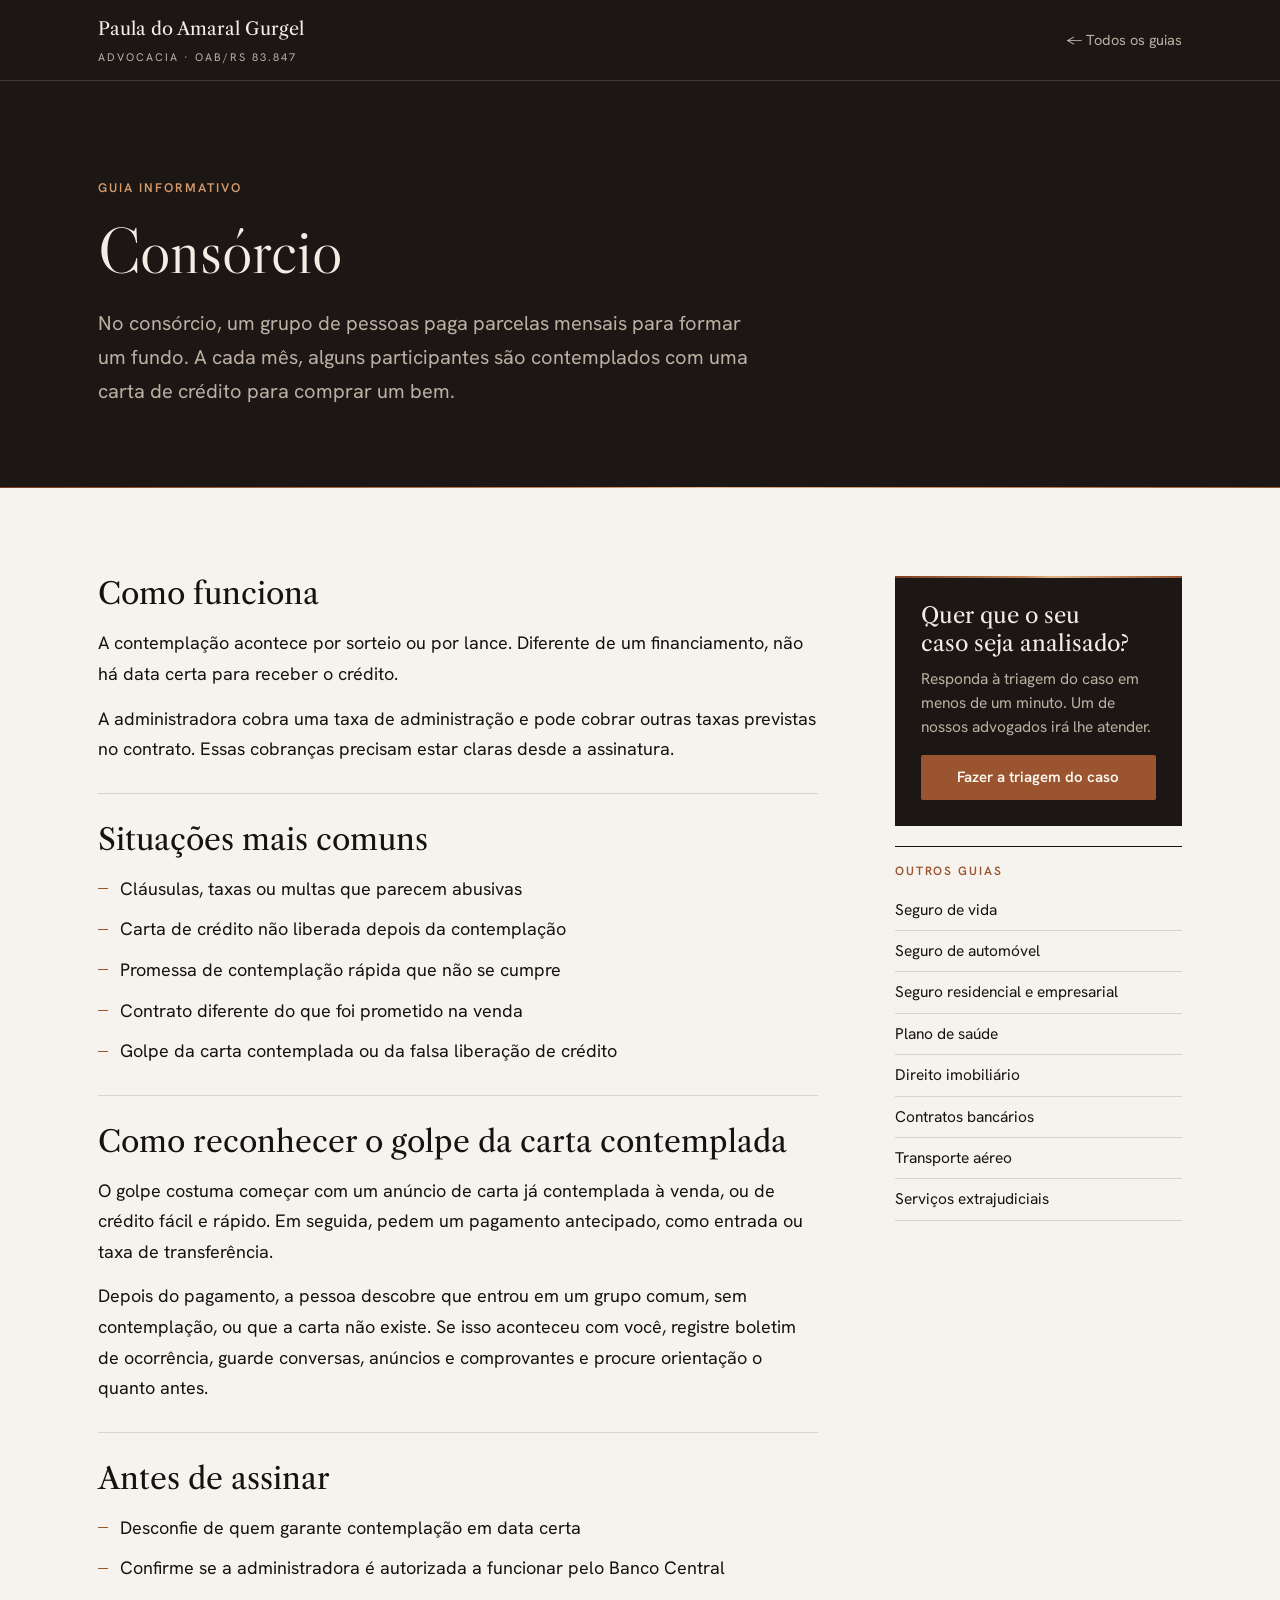
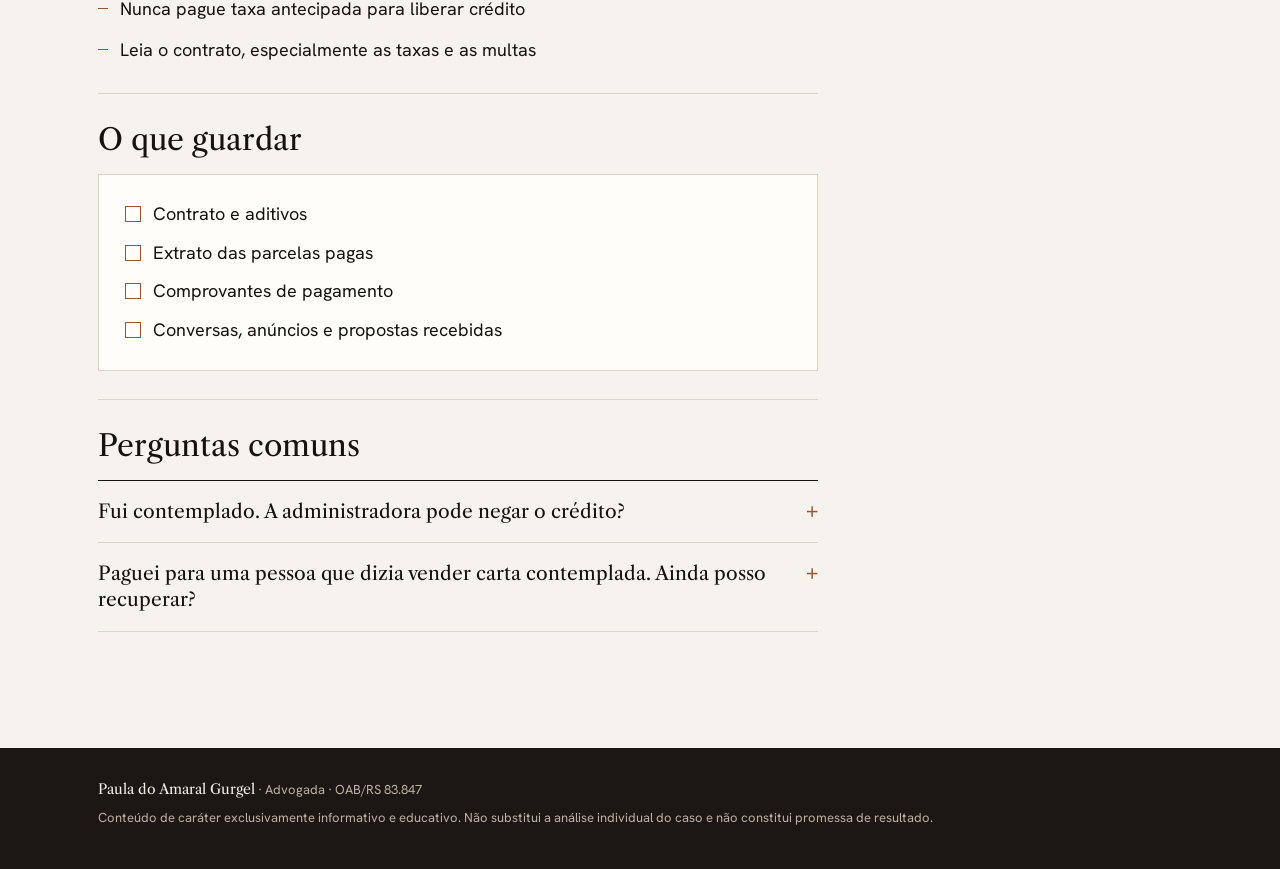
<file: guia-consorcio.html>
<!doctype html>
<html lang="pt-BR">
<head>
<meta charset="utf-8">
<meta name="viewport" content="width=device-width,initial-scale=1,viewport-fit=cover">
<title>Consórcio · Guia · Paula do Amaral Gurgel Advocacia</title>
<meta name="description" content="No consórcio, um grupo de pessoas paga parcelas mensais para formar um fundo. A cada mês, alguns participantes são contemplados com uma carta de crédito para comprar um bem.">
<link rel="preconnect" href="https://fonts.googleapis.com">
<link rel="preconnect" href="https://fonts.gstatic.com" crossorigin>
<link rel="stylesheet" href="https://fonts.googleapis.com/css2?family=Libre+Caslon+Display&family=Libre+Caslon+Text:ital,wght@0,400;0,700;1,400&family=Hanken+Grotesk:wght@400;500;600&display=swap">
<link rel="stylesheet" href="guia.css">
<link rel="icon" href="favicon.svg" type="image/svg+xml">
</head>
<body>
<header class="top"><div class="wrap">
  <a class="brand" href="./">Paula do Amaral Gurgel<small>Advocacia · OAB/RS 83.847</small></a>
  <a class="back" href="./#guias">← <span>Todos os guias</span></a>
</div></header>
<div class="hero"><div class="wrap">
  <p class="label">Guia informativo</p>
  <h1>Consórcio</h1>
  <p class="lead">No consórcio, um grupo de pessoas paga parcelas mensais para formar um fundo. A cada mês, alguns participantes são contemplados com uma carta de crédito para comprar um bem.</p>
</div></div>
<main><div class="wrap">
  <article class="read"><section><h2>Como funciona</h2><p>A contemplação acontece por sorteio ou por lance. Diferente de um financiamento, não há data certa para receber o crédito.</p><p>A administradora cobra uma taxa de administração e pode cobrar outras taxas previstas no contrato. Essas cobranças precisam estar claras desde a assinatura.</p></section><section><h2>Situações mais comuns</h2><ul><li>Cláusulas, taxas ou multas que parecem abusivas</li><li>Carta de crédito não liberada depois da contemplação</li><li>Promessa de contemplação rápida que não se cumpre</li><li>Contrato diferente do que foi prometido na venda</li><li>Golpe da carta contemplada ou da falsa liberação de crédito</li></ul></section><section><h2>Como reconhecer o golpe da carta contemplada</h2><p>O golpe costuma começar com um anúncio de carta já contemplada à venda, ou de crédito fácil e rápido. Em seguida, pedem um pagamento antecipado, como entrada ou taxa de transferência.</p><p>Depois do pagamento, a pessoa descobre que entrou em um grupo comum, sem contemplação, ou que a carta não existe. Se isso aconteceu com você, registre boletim de ocorrência, guarde conversas, anúncios e comprovantes e procure orientação o quanto antes.</p></section><section><h2>Antes de assinar</h2><ul><li>Desconfie de quem garante contemplação em data certa</li><li>Confirme se a administradora é autorizada a funcionar pelo Banco Central</li><li>Nunca pague taxa antecipada para liberar crédito</li><li>Leia o contrato, especialmente as taxas e as multas</li></ul></section><section><h2>O que guardar</h2><div class="box"><ul><li>Contrato e aditivos</li><li>Extrato das parcelas pagas</li><li>Comprovantes de pagamento</li><li>Conversas, anúncios e propostas recebidas</li></ul></div></section><section><h2>Perguntas comuns</h2><details><summary>Fui contemplado. A administradora pode negar o crédito?</summary><p>Ela pode exigir garantias e documentos previstos no contrato, mas a análise precisa ser clara e justificada. Atrasos sem explicação podem ser questionados.</p></details><details><summary>Paguei para uma pessoa que dizia vender carta contemplada. Ainda posso recuperar?</summary><p>Depende do caso. Quanto antes houver boletim de ocorrência e orientação, maiores as chances de identificar quem recebeu os valores.</p></details></section></article>
  <aside>
    <div class="cta">
      <h3>Quer que o seu caso seja analisado?</h3>
      <p>Responda à triagem do caso em menos de um minuto. Um de nossos advogados irá lhe atender.</p>
      <a class="btn" href="./#triagem">Fazer a triagem do caso</a>
    </div>
    <nav class="others" aria-label="Outros guias"><p>Outros guias</p><a href="guia-seguro-de-vida.html">Seguro de vida</a><a href="guia-seguro-de-automovel.html">Seguro de automóvel</a><a href="guia-seguro-residencial-e-empresarial.html">Seguro residencial e empresarial</a><a href="guia-plano-de-saude.html">Plano de saúde</a><a href="guia-direito-imobiliario.html">Direito imobiliário</a><a href="guia-contratos-bancarios.html">Contratos bancários</a><a href="guia-transporte-aereo.html">Transporte aéreo</a><a href="guia-servicos-extrajudiciais.html">Serviços extrajudiciais</a></nav>
  </aside>
</div></main>
<footer><div class="wrap">
  <p><b>Paula do Amaral Gurgel</b> · Advogada · OAB/RS 83.847</p>
  <p>Conteúdo de caráter exclusivamente informativo e educativo. Não substitui a análise individual do caso e não constitui promessa de resultado.</p>
</div></footer>
</body>
</html>
</file>
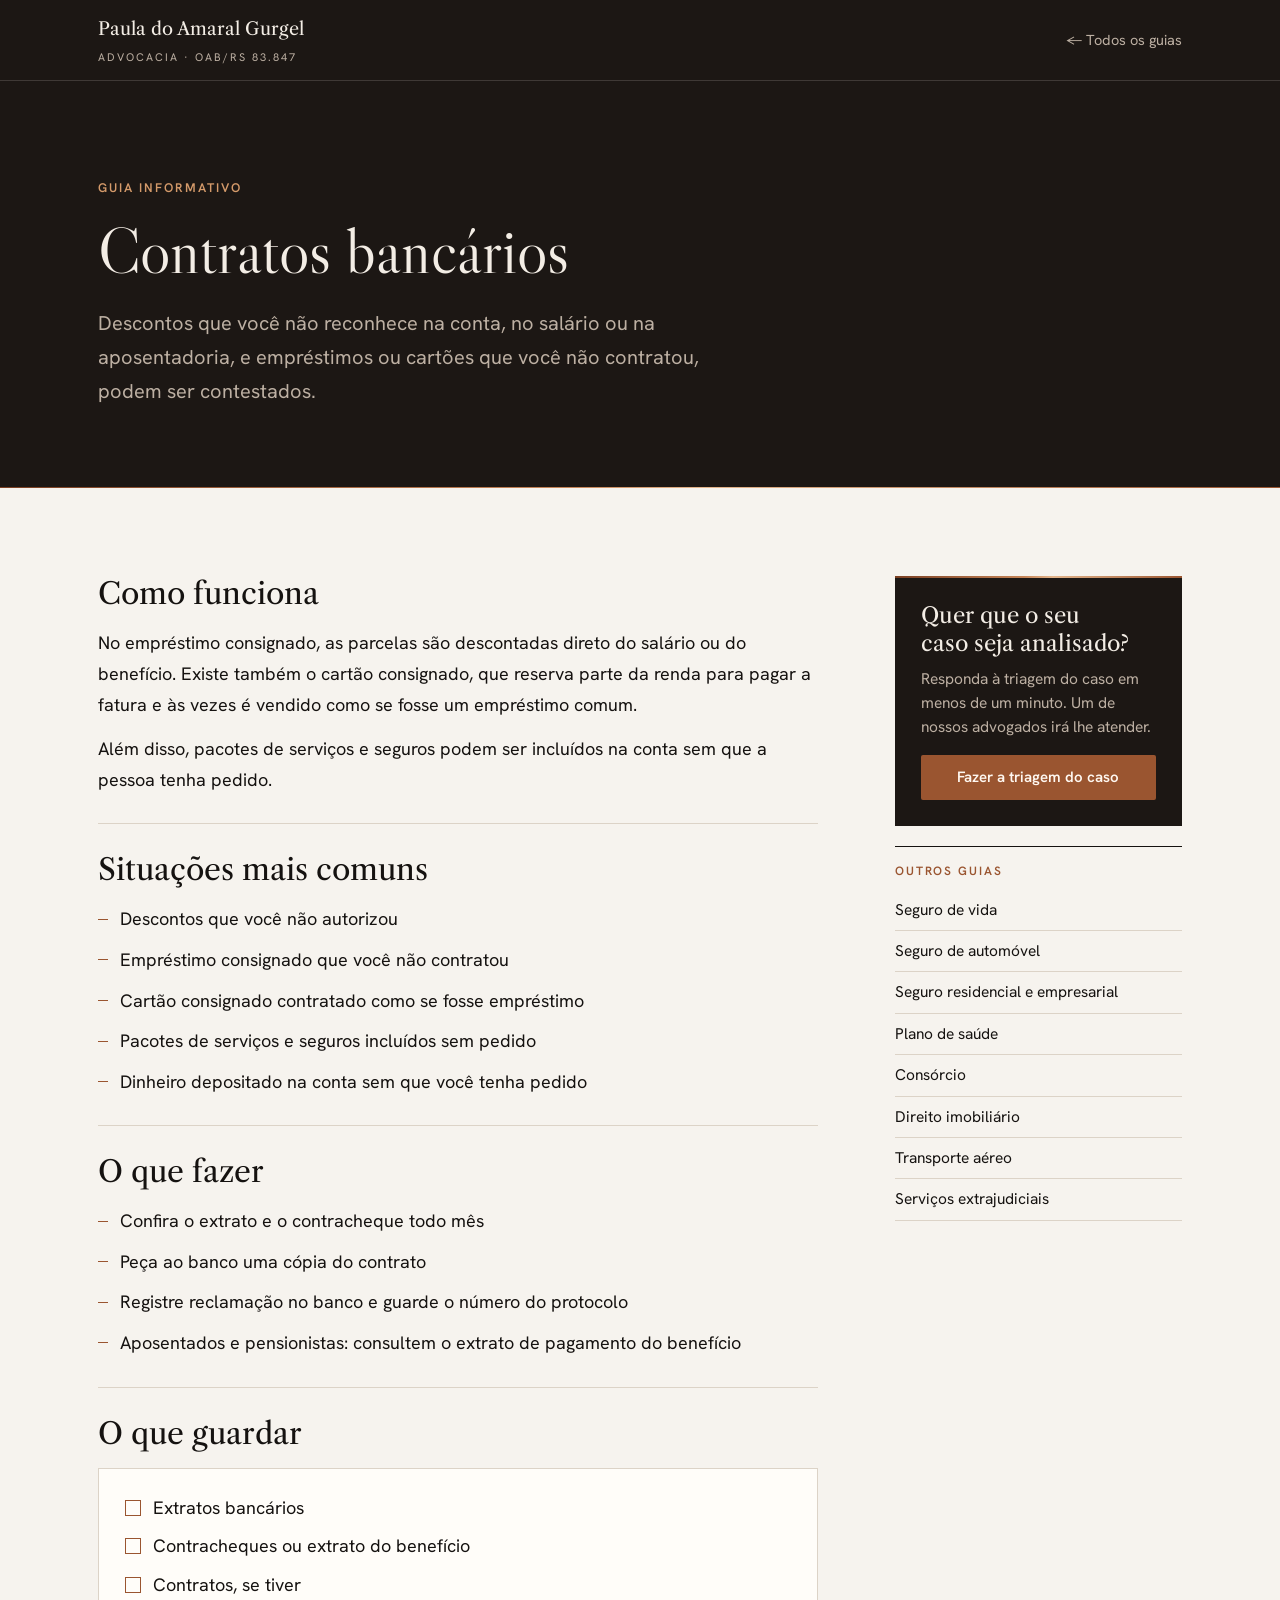
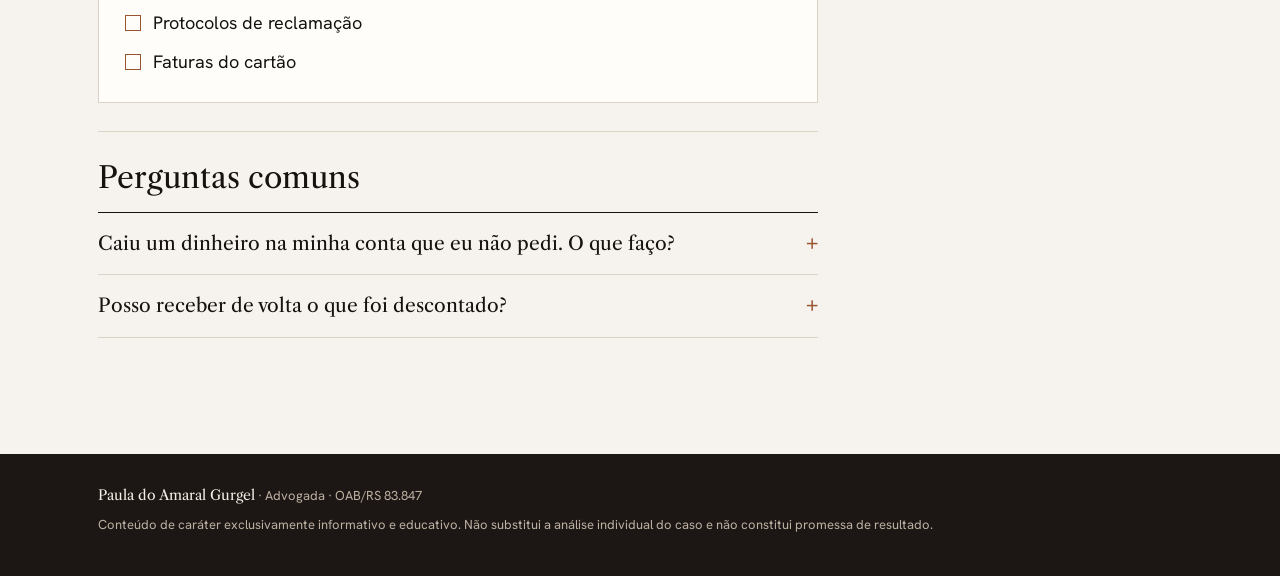
<file: guia-contratos-bancarios.html>
<!doctype html>
<html lang="pt-BR">
<head>
<meta charset="utf-8">
<meta name="viewport" content="width=device-width,initial-scale=1,viewport-fit=cover">
<title>Contratos bancários · Guia · Paula do Amaral Gurgel Advocacia</title>
<meta name="description" content="Descontos que você não reconhece na conta, no salário ou na aposentadoria, e empréstimos ou cartões que você não contratou, podem ser contestados.">
<link rel="preconnect" href="https://fonts.googleapis.com">
<link rel="preconnect" href="https://fonts.gstatic.com" crossorigin>
<link rel="stylesheet" href="https://fonts.googleapis.com/css2?family=Libre+Caslon+Display&family=Libre+Caslon+Text:ital,wght@0,400;0,700;1,400&family=Hanken+Grotesk:wght@400;500;600&display=swap">
<link rel="stylesheet" href="guia.css">
<link rel="icon" href="favicon.svg" type="image/svg+xml">
</head>
<body>
<header class="top"><div class="wrap">
  <a class="brand" href="./">Paula do Amaral Gurgel<small>Advocacia · OAB/RS 83.847</small></a>
  <a class="back" href="./#guias">← <span>Todos os guias</span></a>
</div></header>
<div class="hero"><div class="wrap">
  <p class="label">Guia informativo</p>
  <h1>Contratos bancários</h1>
  <p class="lead">Descontos que você não reconhece na conta, no salário ou na aposentadoria, e empréstimos ou cartões que você não contratou, podem ser contestados.</p>
</div></div>
<main><div class="wrap">
  <article class="read"><section><h2>Como funciona</h2><p>No empréstimo consignado, as parcelas são descontadas direto do salário ou do benefício. Existe também o cartão consignado, que reserva parte da renda para pagar a fatura e às vezes é vendido como se fosse um empréstimo comum.</p><p>Além disso, pacotes de serviços e seguros podem ser incluídos na conta sem que a pessoa tenha pedido.</p></section><section><h2>Situações mais comuns</h2><ul><li>Descontos que você não autorizou</li><li>Empréstimo consignado que você não contratou</li><li>Cartão consignado contratado como se fosse empréstimo</li><li>Pacotes de serviços e seguros incluídos sem pedido</li><li>Dinheiro depositado na conta sem que você tenha pedido</li></ul></section><section><h2>O que fazer</h2><ul><li>Confira o extrato e o contracheque todo mês</li><li>Peça ao banco uma cópia do contrato</li><li>Registre reclamação no banco e guarde o número do protocolo</li><li>Aposentados e pensionistas: consultem o extrato de pagamento do benefício</li></ul></section><section><h2>O que guardar</h2><div class="box"><ul><li>Extratos bancários</li><li>Contracheques ou extrato do benefício</li><li>Contratos, se tiver</li><li>Protocolos de reclamação</li><li>Faturas do cartão</li></ul></div></section><section><h2>Perguntas comuns</h2><details><summary>Caiu um dinheiro na minha conta que eu não pedi. O que faço?</summary><p>Não use o valor. Comunique o banco por escrito e guarde o protocolo. Pode ser um empréstimo feito sem o seu pedido.</p></details><details><summary>Posso receber de volta o que foi descontado?</summary><p>Descontos indevidos podem ser devolvidos e, em alguns casos, com acréscimo. A análise dos extratos mostra quanto foi descontado.</p></details></section></article>
  <aside>
    <div class="cta">
      <h3>Quer que o seu caso seja analisado?</h3>
      <p>Responda à triagem do caso em menos de um minuto. Um de nossos advogados irá lhe atender.</p>
      <a class="btn" href="./#triagem">Fazer a triagem do caso</a>
    </div>
    <nav class="others" aria-label="Outros guias"><p>Outros guias</p><a href="guia-seguro-de-vida.html">Seguro de vida</a><a href="guia-seguro-de-automovel.html">Seguro de automóvel</a><a href="guia-seguro-residencial-e-empresarial.html">Seguro residencial e empresarial</a><a href="guia-plano-de-saude.html">Plano de saúde</a><a href="guia-consorcio.html">Consórcio</a><a href="guia-direito-imobiliario.html">Direito imobiliário</a><a href="guia-transporte-aereo.html">Transporte aéreo</a><a href="guia-servicos-extrajudiciais.html">Serviços extrajudiciais</a></nav>
  </aside>
</div></main>
<footer><div class="wrap">
  <p><b>Paula do Amaral Gurgel</b> · Advogada · OAB/RS 83.847</p>
  <p>Conteúdo de caráter exclusivamente informativo e educativo. Não substitui a análise individual do caso e não constitui promessa de resultado.</p>
</div></footer>
</body>
</html>
</file>
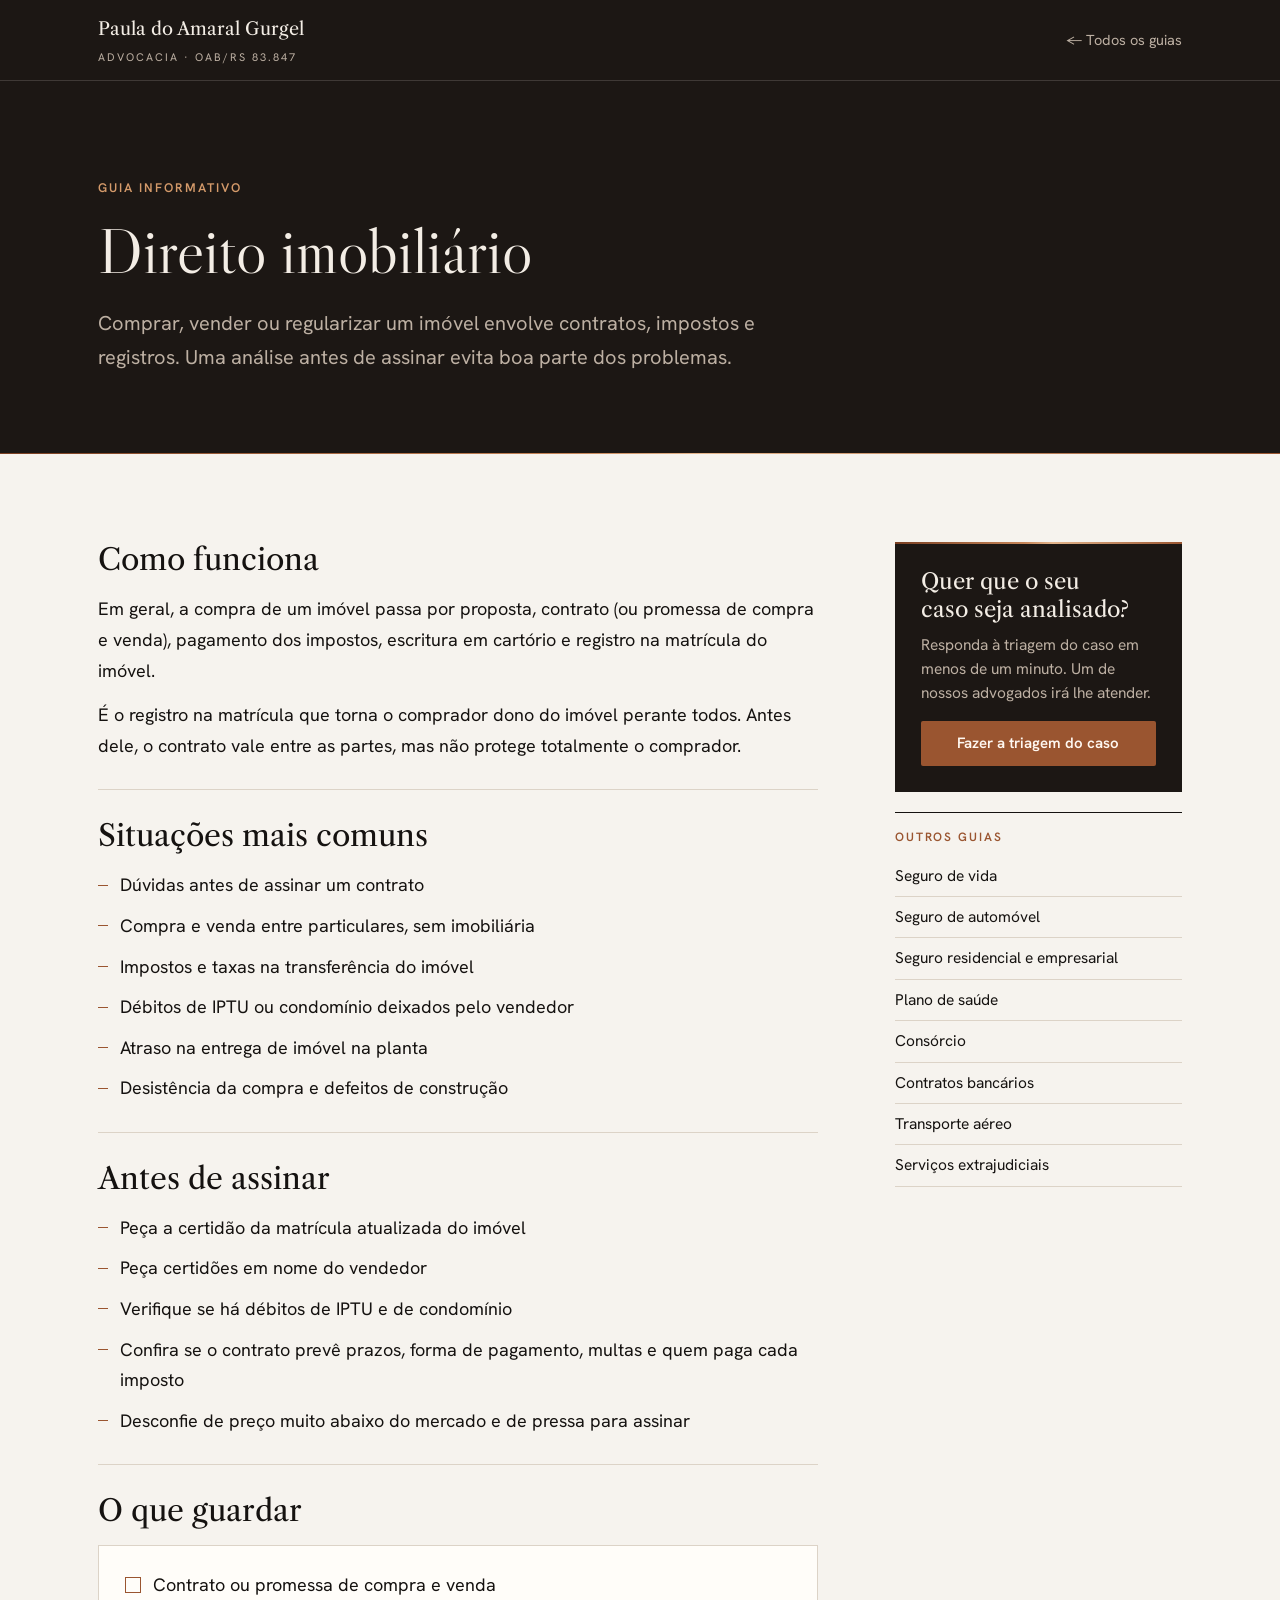
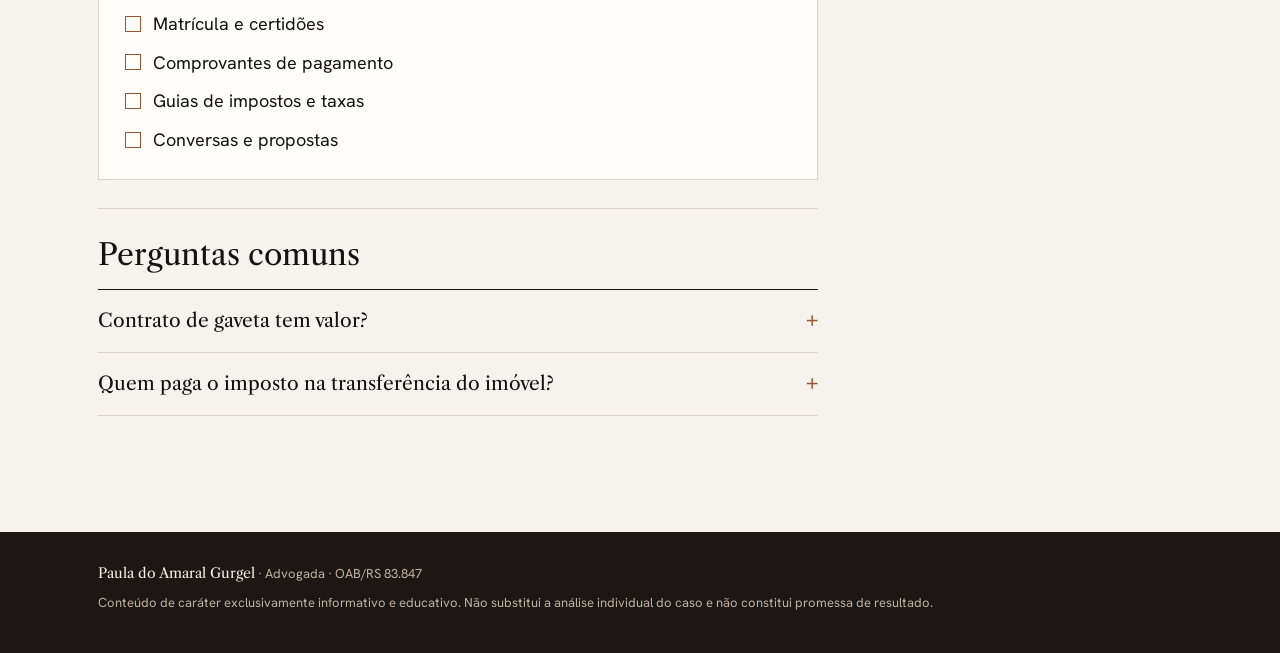
<file: guia-direito-imobiliario.html>
<!doctype html>
<html lang="pt-BR">
<head>
<meta charset="utf-8">
<meta name="viewport" content="width=device-width,initial-scale=1,viewport-fit=cover">
<title>Direito imobiliário · Guia · Paula do Amaral Gurgel Advocacia</title>
<meta name="description" content="Comprar, vender ou regularizar um imóvel envolve contratos, impostos e registros. Uma análise antes de assinar evita boa parte dos problemas.">
<link rel="preconnect" href="https://fonts.googleapis.com">
<link rel="preconnect" href="https://fonts.gstatic.com" crossorigin>
<link rel="stylesheet" href="https://fonts.googleapis.com/css2?family=Libre+Caslon+Display&family=Libre+Caslon+Text:ital,wght@0,400;0,700;1,400&family=Hanken+Grotesk:wght@400;500;600&display=swap">
<link rel="stylesheet" href="guia.css">
<link rel="icon" href="favicon.svg" type="image/svg+xml">
</head>
<body>
<header class="top"><div class="wrap">
  <a class="brand" href="./">Paula do Amaral Gurgel<small>Advocacia · OAB/RS 83.847</small></a>
  <a class="back" href="./#guias">← <span>Todos os guias</span></a>
</div></header>
<div class="hero"><div class="wrap">
  <p class="label">Guia informativo</p>
  <h1>Direito imobiliário</h1>
  <p class="lead">Comprar, vender ou regularizar um imóvel envolve contratos, impostos e registros. Uma análise antes de assinar evita boa parte dos problemas.</p>
</div></div>
<main><div class="wrap">
  <article class="read"><section><h2>Como funciona</h2><p>Em geral, a compra de um imóvel passa por proposta, contrato (ou promessa de compra e venda), pagamento dos impostos, escritura em cartório e registro na matrícula do imóvel.</p><p>É o registro na matrícula que torna o comprador dono do imóvel perante todos. Antes dele, o contrato vale entre as partes, mas não protege totalmente o comprador.</p></section><section><h2>Situações mais comuns</h2><ul><li>Dúvidas antes de assinar um contrato</li><li>Compra e venda entre particulares, sem imobiliária</li><li>Impostos e taxas na transferência do imóvel</li><li>Débitos de IPTU ou condomínio deixados pelo vendedor</li><li>Atraso na entrega de imóvel na planta</li><li>Desistência da compra e defeitos de construção</li></ul></section><section><h2>Antes de assinar</h2><ul><li>Peça a certidão da matrícula atualizada do imóvel</li><li>Peça certidões em nome do vendedor</li><li>Verifique se há débitos de IPTU e de condomínio</li><li>Confira se o contrato prevê prazos, forma de pagamento, multas e quem paga cada imposto</li><li>Desconfie de preço muito abaixo do mercado e de pressa para assinar</li></ul></section><section><h2>O que guardar</h2><div class="box"><ul><li>Contrato ou promessa de compra e venda</li><li>Matrícula e certidões</li><li>Comprovantes de pagamento</li><li>Guias de impostos e taxas</li><li>Conversas e propostas</li></ul></div></section><section><h2>Perguntas comuns</h2><details><summary>Contrato de gaveta tem valor?</summary><p>Ele pode gerar direitos entre quem assinou, mas não transfere a propriedade perante terceiros. O ideal é regularizar com escritura e registro.</p></details><details><summary>Quem paga o imposto na transferência do imóvel?</summary><p>Normalmente o comprador, mas o contrato pode prever outra divisão. Verifique antes de assinar.</p></details></section></article>
  <aside>
    <div class="cta">
      <h3>Quer que o seu caso seja analisado?</h3>
      <p>Responda à triagem do caso em menos de um minuto. Um de nossos advogados irá lhe atender.</p>
      <a class="btn" href="./#triagem">Fazer a triagem do caso</a>
    </div>
    <nav class="others" aria-label="Outros guias"><p>Outros guias</p><a href="guia-seguro-de-vida.html">Seguro de vida</a><a href="guia-seguro-de-automovel.html">Seguro de automóvel</a><a href="guia-seguro-residencial-e-empresarial.html">Seguro residencial e empresarial</a><a href="guia-plano-de-saude.html">Plano de saúde</a><a href="guia-consorcio.html">Consórcio</a><a href="guia-contratos-bancarios.html">Contratos bancários</a><a href="guia-transporte-aereo.html">Transporte aéreo</a><a href="guia-servicos-extrajudiciais.html">Serviços extrajudiciais</a></nav>
  </aside>
</div></main>
<footer><div class="wrap">
  <p><b>Paula do Amaral Gurgel</b> · Advogada · OAB/RS 83.847</p>
  <p>Conteúdo de caráter exclusivamente informativo e educativo. Não substitui a análise individual do caso e não constitui promessa de resultado.</p>
</div></footer>
</body>
</html>
</file>
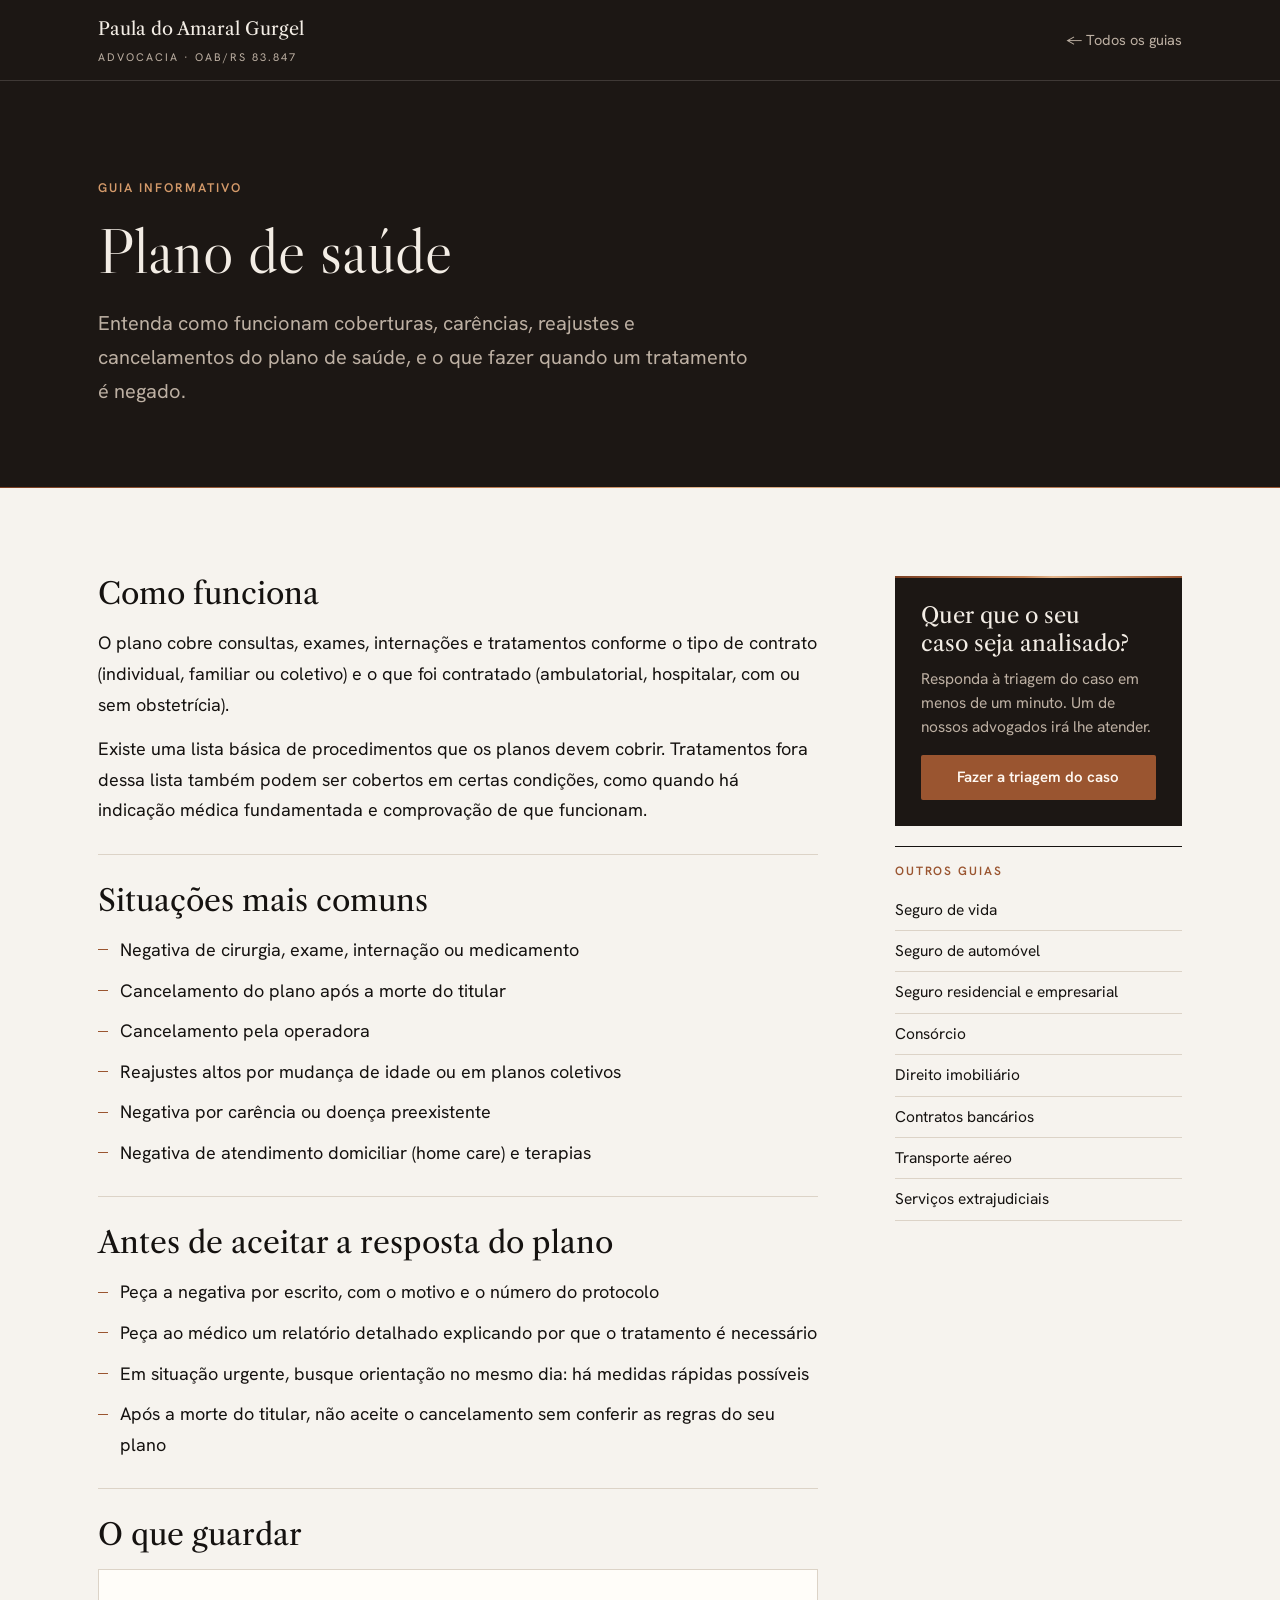
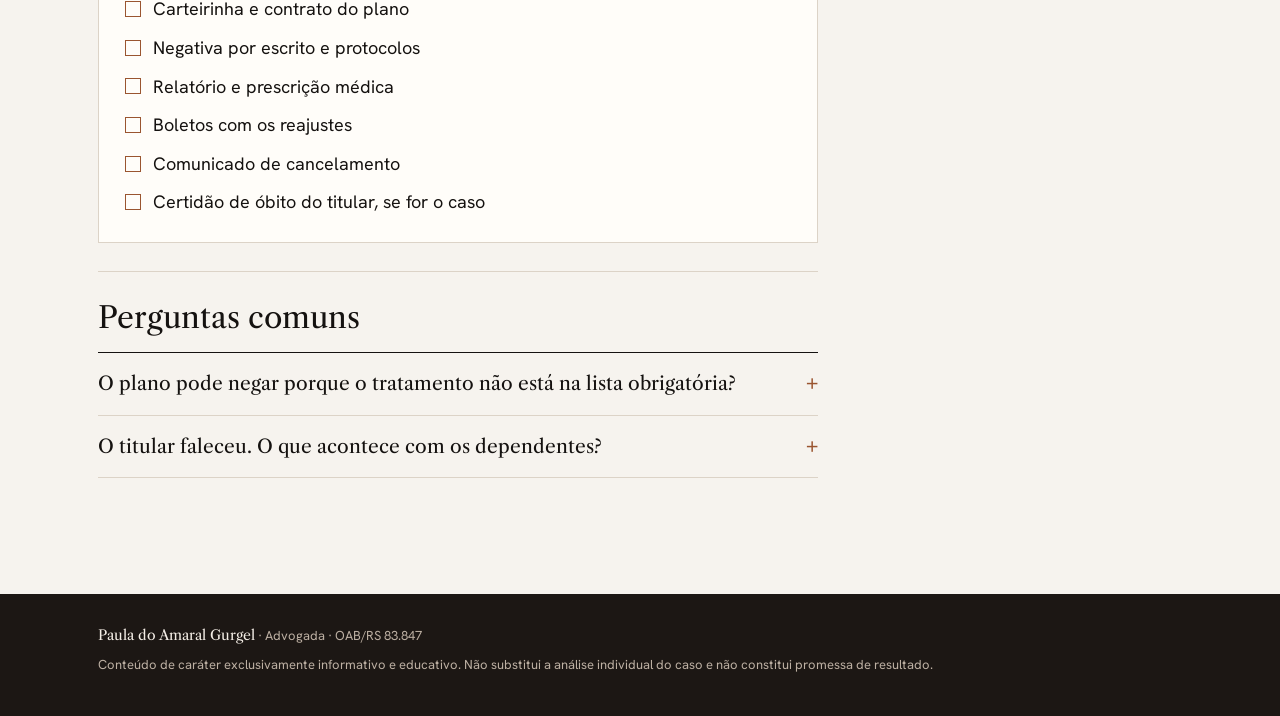
<file: guia-plano-de-saude.html>
<!doctype html>
<html lang="pt-BR">
<head>
<meta charset="utf-8">
<meta name="viewport" content="width=device-width,initial-scale=1,viewport-fit=cover">
<title>Plano de saúde · Guia · Paula do Amaral Gurgel Advocacia</title>
<meta name="description" content="Entenda como funcionam coberturas, carências, reajustes e cancelamentos do plano de saúde, e o que fazer quando um tratamento é negado.">
<link rel="preconnect" href="https://fonts.googleapis.com">
<link rel="preconnect" href="https://fonts.gstatic.com" crossorigin>
<link rel="stylesheet" href="https://fonts.googleapis.com/css2?family=Libre+Caslon+Display&family=Libre+Caslon+Text:ital,wght@0,400;0,700;1,400&family=Hanken+Grotesk:wght@400;500;600&display=swap">
<link rel="stylesheet" href="guia.css">
<link rel="icon" href="favicon.svg" type="image/svg+xml">
</head>
<body>
<header class="top"><div class="wrap">
  <a class="brand" href="./">Paula do Amaral Gurgel<small>Advocacia · OAB/RS 83.847</small></a>
  <a class="back" href="./#guias">← <span>Todos os guias</span></a>
</div></header>
<div class="hero"><div class="wrap">
  <p class="label">Guia informativo</p>
  <h1>Plano de saúde</h1>
  <p class="lead">Entenda como funcionam coberturas, carências, reajustes e cancelamentos do plano de saúde, e o que fazer quando um tratamento é negado.</p>
</div></div>
<main><div class="wrap">
  <article class="read"><section><h2>Como funciona</h2><p>O plano cobre consultas, exames, internações e tratamentos conforme o tipo de contrato (individual, familiar ou coletivo) e o que foi contratado (ambulatorial, hospitalar, com ou sem obstetrícia).</p><p>Existe uma lista básica de procedimentos que os planos devem cobrir. Tratamentos fora dessa lista também podem ser cobertos em certas condições, como quando há indicação médica fundamentada e comprovação de que funcionam.</p></section><section><h2>Situações mais comuns</h2><ul><li>Negativa de cirurgia, exame, internação ou medicamento</li><li>Cancelamento do plano após a morte do titular</li><li>Cancelamento pela operadora</li><li>Reajustes altos por mudança de idade ou em planos coletivos</li><li>Negativa por carência ou doença preexistente</li><li>Negativa de atendimento domiciliar (home care) e terapias</li></ul></section><section><h2>Antes de aceitar a resposta do plano</h2><ul><li>Peça a negativa por escrito, com o motivo e o número do protocolo</li><li>Peça ao médico um relatório detalhado explicando por que o tratamento é necessário</li><li>Em situação urgente, busque orientação no mesmo dia: há medidas rápidas possíveis</li><li>Após a morte do titular, não aceite o cancelamento sem conferir as regras do seu plano</li></ul></section><section><h2>O que guardar</h2><div class="box"><ul><li>Carteirinha e contrato do plano</li><li>Negativa por escrito e protocolos</li><li>Relatório e prescrição médica</li><li>Boletos com os reajustes</li><li>Comunicado de cancelamento</li><li>Certidão de óbito do titular, se for o caso</li></ul></div></section><section><h2>Perguntas comuns</h2><details><summary>O plano pode negar porque o tratamento não está na lista obrigatória?</summary><p>Em muitos casos, essa negativa pode ser questionada, especialmente quando há prescrição médica bem fundamentada e comprovação de que o tratamento funciona.</p></details><details><summary>O titular faleceu. O que acontece com os dependentes?</summary><p>Nos planos familiares, os dependentes já inscritos costumam poder continuar no plano, passando a pagar as mensalidades. Nos planos empresariais, as regras dependem do contrato.</p></details></section></article>
  <aside>
    <div class="cta">
      <h3>Quer que o seu caso seja analisado?</h3>
      <p>Responda à triagem do caso em menos de um minuto. Um de nossos advogados irá lhe atender.</p>
      <a class="btn" href="./#triagem">Fazer a triagem do caso</a>
    </div>
    <nav class="others" aria-label="Outros guias"><p>Outros guias</p><a href="guia-seguro-de-vida.html">Seguro de vida</a><a href="guia-seguro-de-automovel.html">Seguro de automóvel</a><a href="guia-seguro-residencial-e-empresarial.html">Seguro residencial e empresarial</a><a href="guia-consorcio.html">Consórcio</a><a href="guia-direito-imobiliario.html">Direito imobiliário</a><a href="guia-contratos-bancarios.html">Contratos bancários</a><a href="guia-transporte-aereo.html">Transporte aéreo</a><a href="guia-servicos-extrajudiciais.html">Serviços extrajudiciais</a></nav>
  </aside>
</div></main>
<footer><div class="wrap">
  <p><b>Paula do Amaral Gurgel</b> · Advogada · OAB/RS 83.847</p>
  <p>Conteúdo de caráter exclusivamente informativo e educativo. Não substitui a análise individual do caso e não constitui promessa de resultado.</p>
</div></footer>
</body>
</html>
</file>
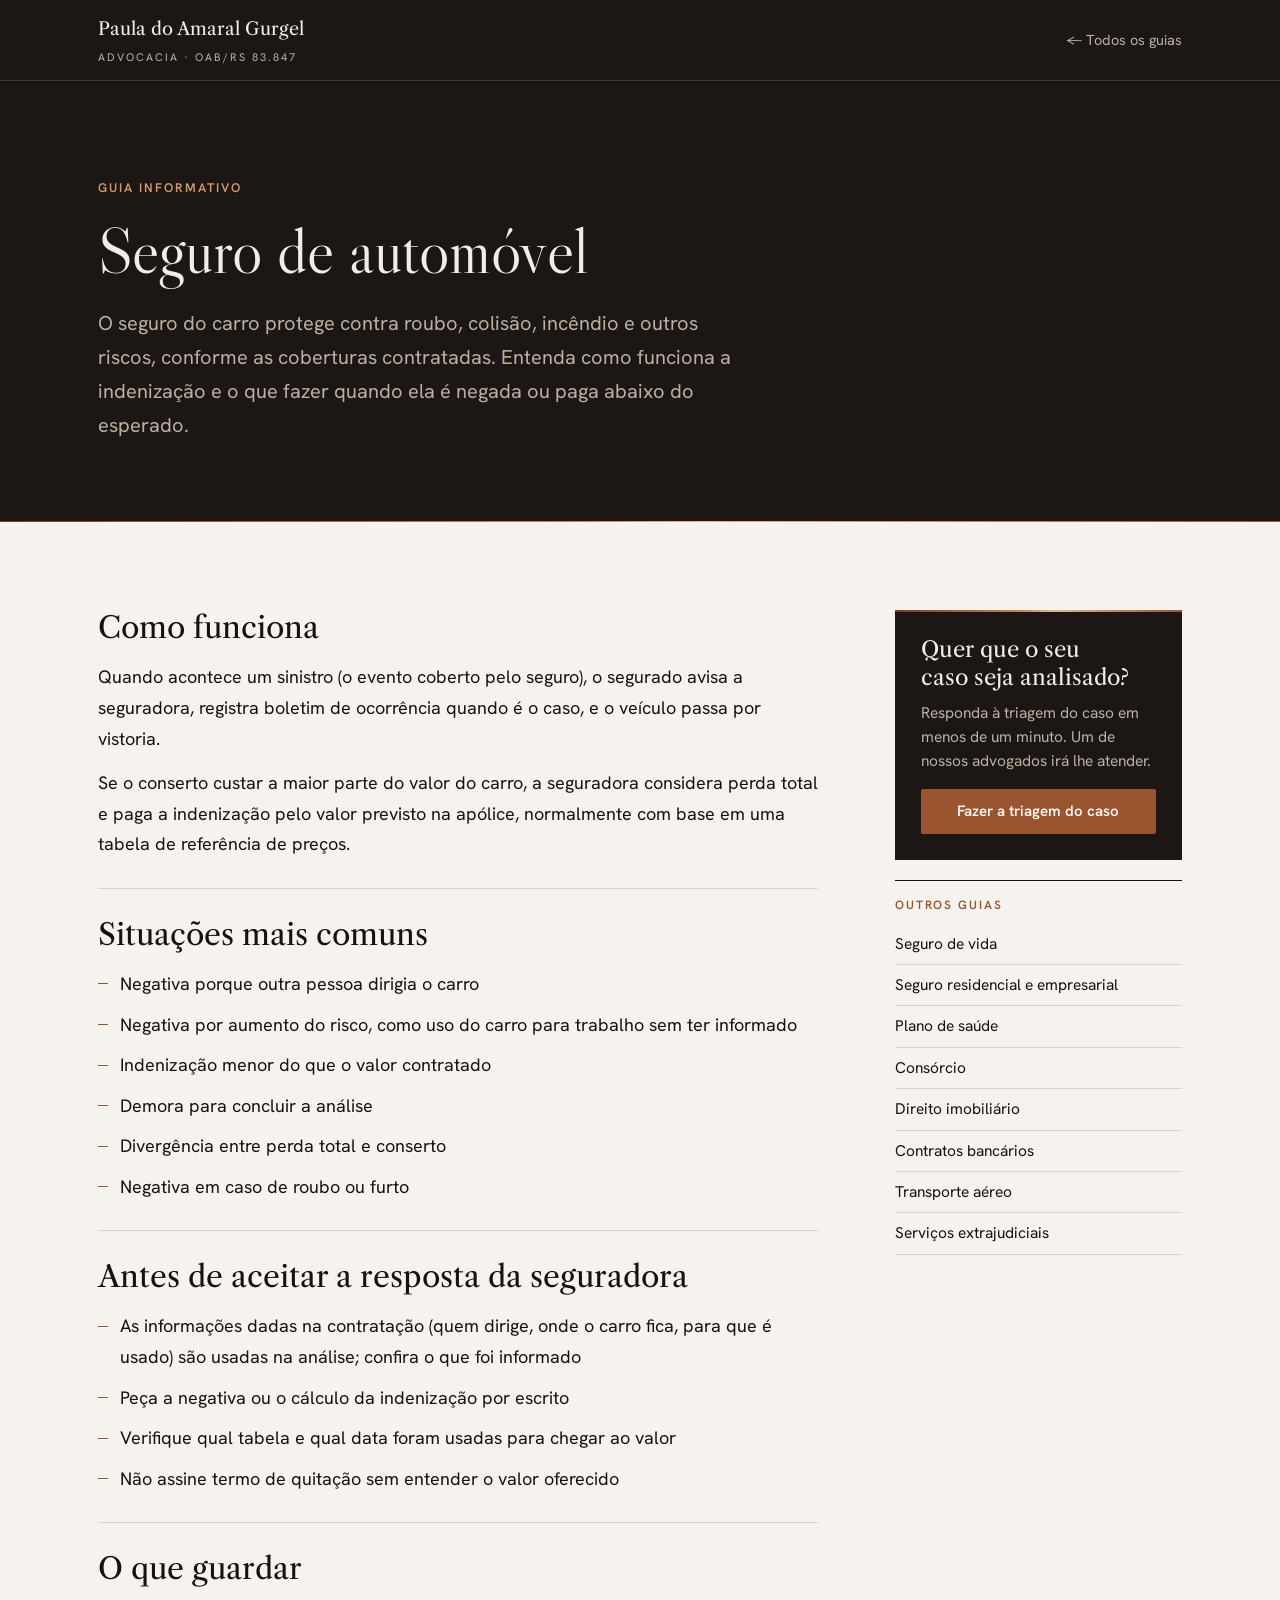
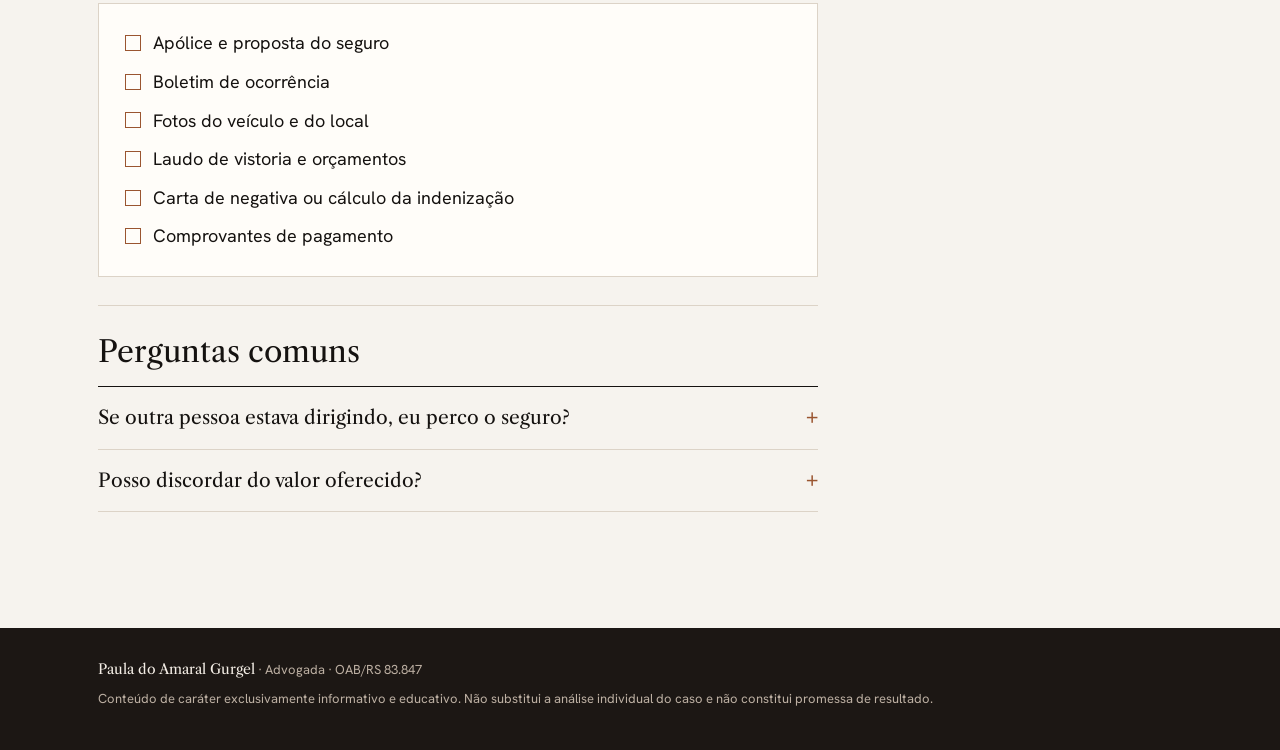
<file: guia-seguro-de-automovel.html>
<!doctype html>
<html lang="pt-BR">
<head>
<meta charset="utf-8">
<meta name="viewport" content="width=device-width,initial-scale=1,viewport-fit=cover">
<title>Seguro de automóvel · Guia · Paula do Amaral Gurgel Advocacia</title>
<meta name="description" content="O seguro do carro protege contra roubo, colisão, incêndio e outros riscos, conforme as coberturas contratadas. Entenda como funciona a indenização e o que fazer quando ela é negada ou paga abaixo do esperado.">
<link rel="preconnect" href="https://fonts.googleapis.com">
<link rel="preconnect" href="https://fonts.gstatic.com" crossorigin>
<link rel="stylesheet" href="https://fonts.googleapis.com/css2?family=Libre+Caslon+Display&family=Libre+Caslon+Text:ital,wght@0,400;0,700;1,400&family=Hanken+Grotesk:wght@400;500;600&display=swap">
<link rel="stylesheet" href="guia.css">
<link rel="icon" href="favicon.svg" type="image/svg+xml">
</head>
<body>
<header class="top"><div class="wrap">
  <a class="brand" href="./">Paula do Amaral Gurgel<small>Advocacia · OAB/RS 83.847</small></a>
  <a class="back" href="./#guias">← <span>Todos os guias</span></a>
</div></header>
<div class="hero"><div class="wrap">
  <p class="label">Guia informativo</p>
  <h1>Seguro de automóvel</h1>
  <p class="lead">O seguro do carro protege contra roubo, colisão, incêndio e outros riscos, conforme as coberturas contratadas. Entenda como funciona a indenização e o que fazer quando ela é negada ou paga abaixo do esperado.</p>
</div></div>
<main><div class="wrap">
  <article class="read"><section><h2>Como funciona</h2><p>Quando acontece um sinistro (o evento coberto pelo seguro), o segurado avisa a seguradora, registra boletim de ocorrência quando é o caso, e o veículo passa por vistoria.</p><p>Se o conserto custar a maior parte do valor do carro, a seguradora considera perda total e paga a indenização pelo valor previsto na apólice, normalmente com base em uma tabela de referência de preços.</p></section><section><h2>Situações mais comuns</h2><ul><li>Negativa porque outra pessoa dirigia o carro</li><li>Negativa por aumento do risco, como uso do carro para trabalho sem ter informado</li><li>Indenização menor do que o valor contratado</li><li>Demora para concluir a análise</li><li>Divergência entre perda total e conserto</li><li>Negativa em caso de roubo ou furto</li></ul></section><section><h2>Antes de aceitar a resposta da seguradora</h2><ul><li>As informações dadas na contratação (quem dirige, onde o carro fica, para que é usado) são usadas na análise; confira o que foi informado</li><li>Peça a negativa ou o cálculo da indenização por escrito</li><li>Verifique qual tabela e qual data foram usadas para chegar ao valor</li><li>Não assine termo de quitação sem entender o valor oferecido</li></ul></section><section><h2>O que guardar</h2><div class="box"><ul><li>Apólice e proposta do seguro</li><li>Boletim de ocorrência</li><li>Fotos do veículo e do local</li><li>Laudo de vistoria e orçamentos</li><li>Carta de negativa ou cálculo da indenização</li><li>Comprovantes de pagamento</li></ul></div></section><section><h2>Perguntas comuns</h2><details><summary>Se outra pessoa estava dirigindo, eu perco o seguro?</summary><p>Não automaticamente. Depende do que foi informado na contratação, das regras do contrato e das circunstâncias do acidente.</p></details><details><summary>Posso discordar do valor oferecido?</summary><p>Sim. Você pode pedir a revisão do cálculo e questionar a diferença. Antes de assinar documentos de quitação, peça orientação.</p></details></section></article>
  <aside>
    <div class="cta">
      <h3>Quer que o seu caso seja analisado?</h3>
      <p>Responda à triagem do caso em menos de um minuto. Um de nossos advogados irá lhe atender.</p>
      <a class="btn" href="./#triagem">Fazer a triagem do caso</a>
    </div>
    <nav class="others" aria-label="Outros guias"><p>Outros guias</p><a href="guia-seguro-de-vida.html">Seguro de vida</a><a href="guia-seguro-residencial-e-empresarial.html">Seguro residencial e empresarial</a><a href="guia-plano-de-saude.html">Plano de saúde</a><a href="guia-consorcio.html">Consórcio</a><a href="guia-direito-imobiliario.html">Direito imobiliário</a><a href="guia-contratos-bancarios.html">Contratos bancários</a><a href="guia-transporte-aereo.html">Transporte aéreo</a><a href="guia-servicos-extrajudiciais.html">Serviços extrajudiciais</a></nav>
  </aside>
</div></main>
<footer><div class="wrap">
  <p><b>Paula do Amaral Gurgel</b> · Advogada · OAB/RS 83.847</p>
  <p>Conteúdo de caráter exclusivamente informativo e educativo. Não substitui a análise individual do caso e não constitui promessa de resultado.</p>
</div></footer>
</body>
</html>
</file>
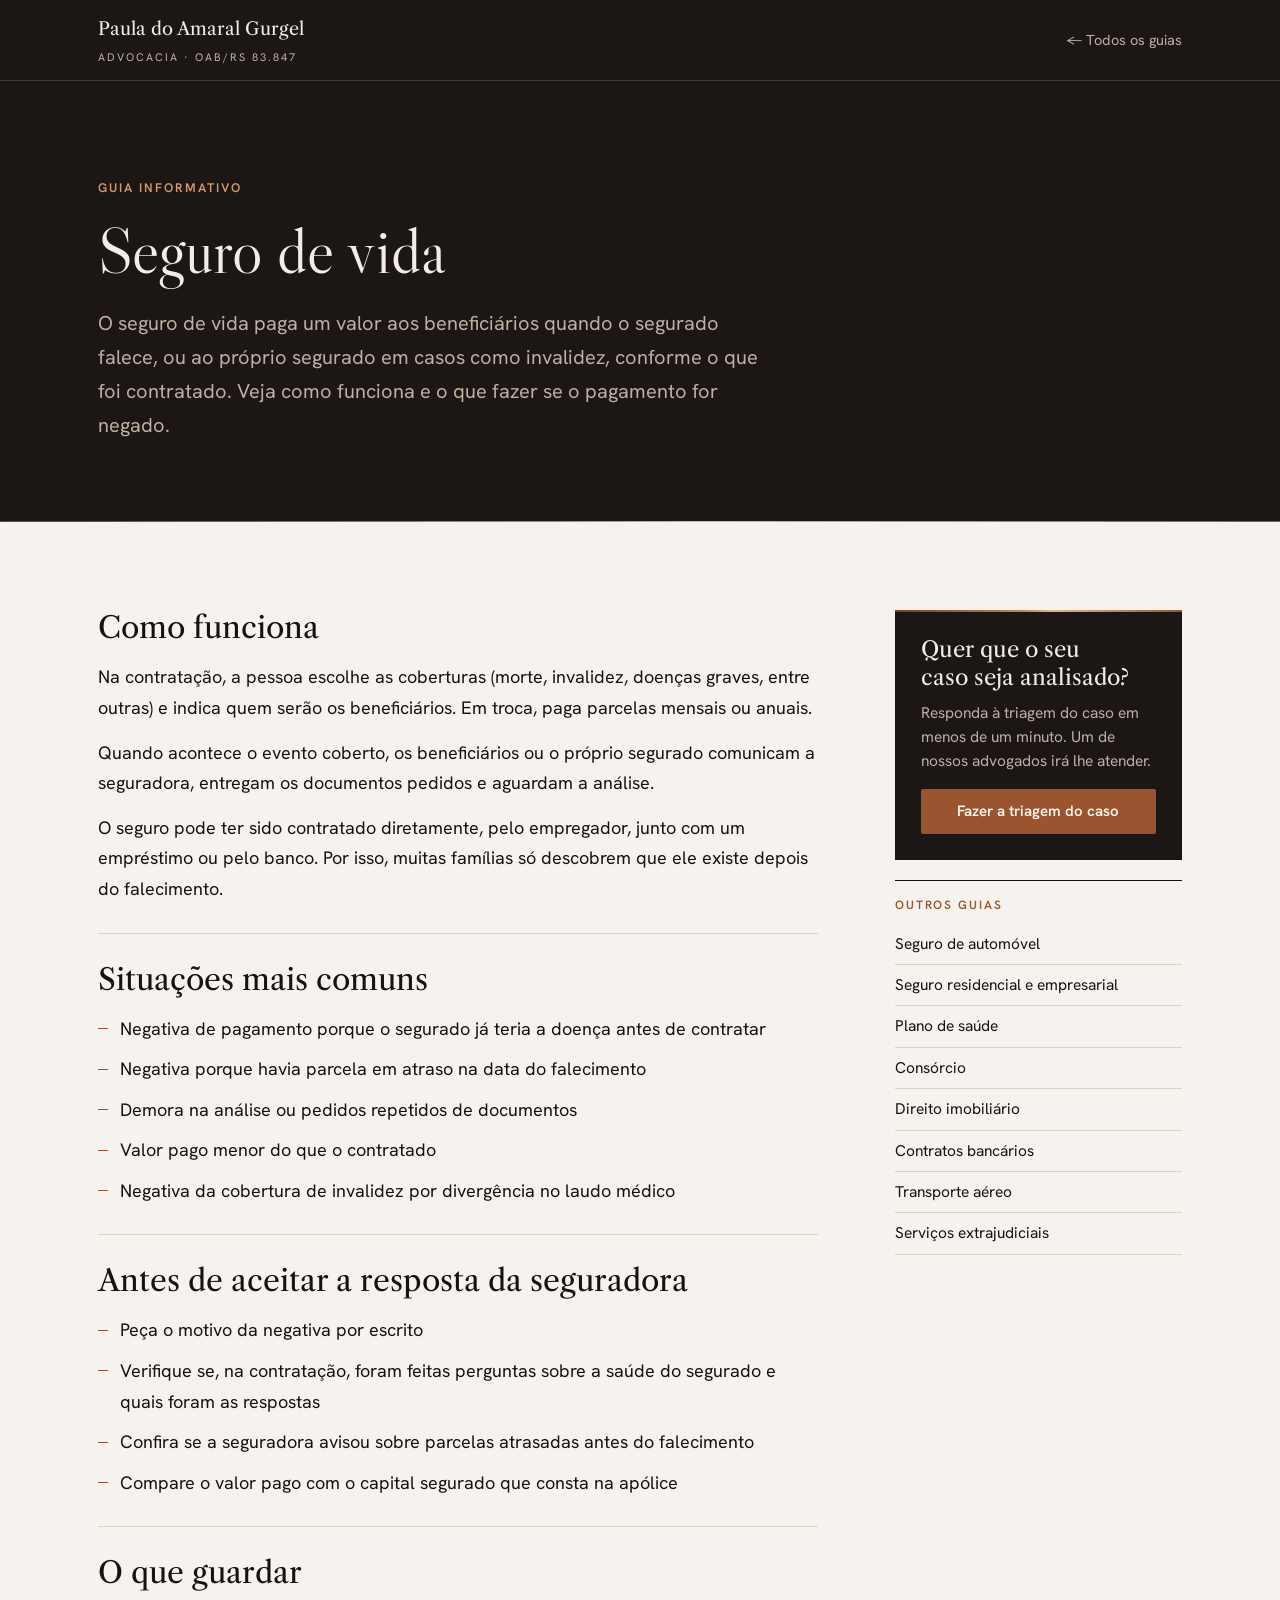
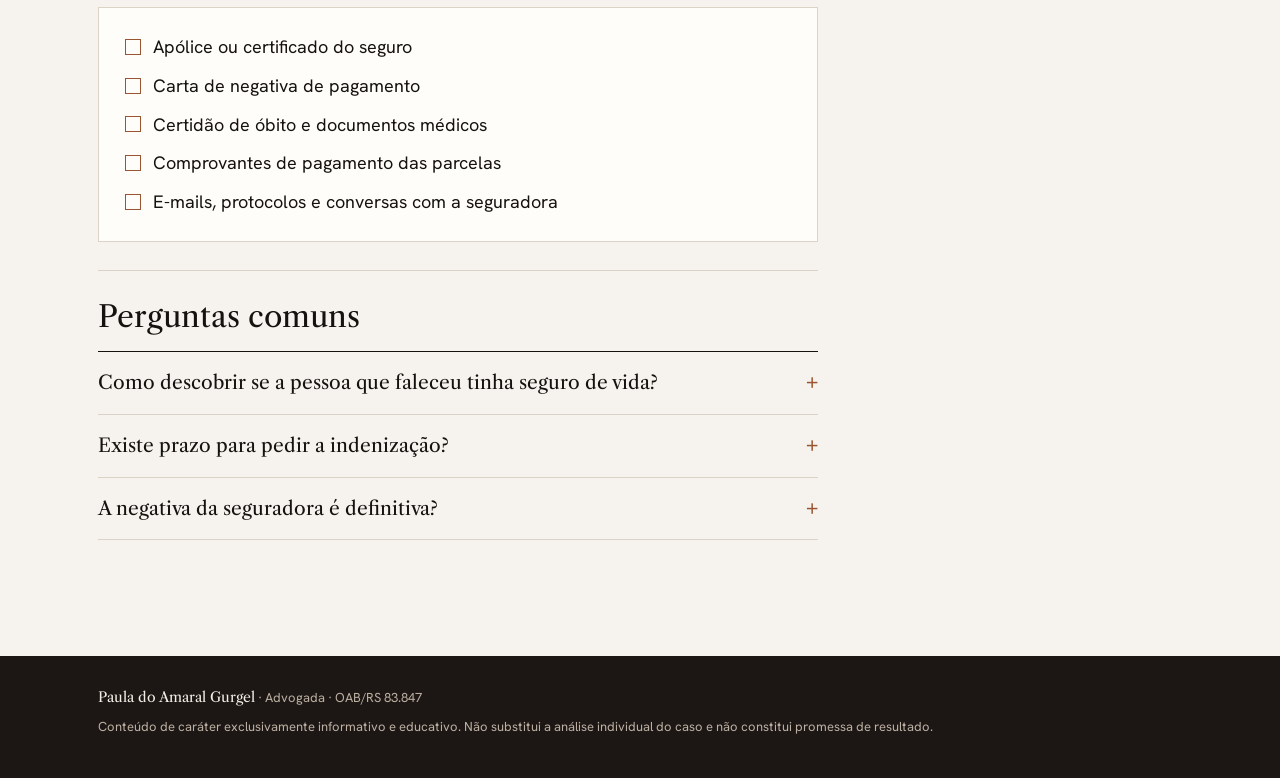
<file: guia-seguro-de-vida.html>
<!doctype html>
<html lang="pt-BR">
<head>
<meta charset="utf-8">
<meta name="viewport" content="width=device-width,initial-scale=1,viewport-fit=cover">
<title>Seguro de vida · Guia · Paula do Amaral Gurgel Advocacia</title>
<meta name="description" content="O seguro de vida paga um valor aos beneficiários quando o segurado falece, ou ao próprio segurado em casos como invalidez, conforme o que foi contratado. Veja como funciona e o que fazer se o pagamento for negado.">
<link rel="preconnect" href="https://fonts.googleapis.com">
<link rel="preconnect" href="https://fonts.gstatic.com" crossorigin>
<link rel="stylesheet" href="https://fonts.googleapis.com/css2?family=Libre+Caslon+Display&family=Libre+Caslon+Text:ital,wght@0,400;0,700;1,400&family=Hanken+Grotesk:wght@400;500;600&display=swap">
<link rel="stylesheet" href="guia.css">
<link rel="icon" href="favicon.svg" type="image/svg+xml">
</head>
<body>
<header class="top"><div class="wrap">
  <a class="brand" href="./">Paula do Amaral Gurgel<small>Advocacia · OAB/RS 83.847</small></a>
  <a class="back" href="./#guias">← <span>Todos os guias</span></a>
</div></header>
<div class="hero"><div class="wrap">
  <p class="label">Guia informativo</p>
  <h1>Seguro de vida</h1>
  <p class="lead">O seguro de vida paga um valor aos beneficiários quando o segurado falece, ou ao próprio segurado em casos como invalidez, conforme o que foi contratado. Veja como funciona e o que fazer se o pagamento for negado.</p>
</div></div>
<main><div class="wrap">
  <article class="read"><section><h2>Como funciona</h2><p>Na contratação, a pessoa escolhe as coberturas (morte, invalidez, doenças graves, entre outras) e indica quem serão os beneficiários. Em troca, paga parcelas mensais ou anuais.</p><p>Quando acontece o evento coberto, os beneficiários ou o próprio segurado comunicam a seguradora, entregam os documentos pedidos e aguardam a análise.</p><p>O seguro pode ter sido contratado diretamente, pelo empregador, junto com um empréstimo ou pelo banco. Por isso, muitas famílias só descobrem que ele existe depois do falecimento.</p></section><section><h2>Situações mais comuns</h2><ul><li>Negativa de pagamento porque o segurado já teria a doença antes de contratar</li><li>Negativa porque havia parcela em atraso na data do falecimento</li><li>Demora na análise ou pedidos repetidos de documentos</li><li>Valor pago menor do que o contratado</li><li>Negativa da cobertura de invalidez por divergência no laudo médico</li></ul></section><section><h2>Antes de aceitar a resposta da seguradora</h2><ul><li>Peça o motivo da negativa por escrito</li><li>Verifique se, na contratação, foram feitas perguntas sobre a saúde do segurado e quais foram as respostas</li><li>Confira se a seguradora avisou sobre parcelas atrasadas antes do falecimento</li><li>Compare o valor pago com o capital segurado que consta na apólice</li></ul></section><section><h2>O que guardar</h2><div class="box"><ul><li>Apólice ou certificado do seguro</li><li>Carta de negativa de pagamento</li><li>Certidão de óbito e documentos médicos</li><li>Comprovantes de pagamento das parcelas</li><li>E-mails, protocolos e conversas com a seguradora</li></ul></div></section><section><h2>Perguntas comuns</h2><details><summary>Como descobrir se a pessoa que faleceu tinha seguro de vida?</summary><p>Procure, nos extratos bancários e nos contracheques, descontos com nome de seguradora. Vale também perguntar ao empregador, ao banco e ao corretor que atendia a família.</p></details><details><summary>Existe prazo para pedir a indenização?</summary><p>Sim. Há prazos para reclamar, e eles variam conforme o tipo de seguro e quem faz o pedido. Por isso, o melhor é não deixar para depois.</p></details><details><summary>A negativa da seguradora é definitiva?</summary><p>Não necessariamente. Quando o motivo não se sustenta diante do contrato e dos documentos, a resposta pode ser revista, por pedido à própria seguradora ou na Justiça.</p></details></section></article>
  <aside>
    <div class="cta">
      <h3>Quer que o seu caso seja analisado?</h3>
      <p>Responda à triagem do caso em menos de um minuto. Um de nossos advogados irá lhe atender.</p>
      <a class="btn" href="./#triagem">Fazer a triagem do caso</a>
    </div>
    <nav class="others" aria-label="Outros guias"><p>Outros guias</p><a href="guia-seguro-de-automovel.html">Seguro de automóvel</a><a href="guia-seguro-residencial-e-empresarial.html">Seguro residencial e empresarial</a><a href="guia-plano-de-saude.html">Plano de saúde</a><a href="guia-consorcio.html">Consórcio</a><a href="guia-direito-imobiliario.html">Direito imobiliário</a><a href="guia-contratos-bancarios.html">Contratos bancários</a><a href="guia-transporte-aereo.html">Transporte aéreo</a><a href="guia-servicos-extrajudiciais.html">Serviços extrajudiciais</a></nav>
  </aside>
</div></main>
<footer><div class="wrap">
  <p><b>Paula do Amaral Gurgel</b> · Advogada · OAB/RS 83.847</p>
  <p>Conteúdo de caráter exclusivamente informativo e educativo. Não substitui a análise individual do caso e não constitui promessa de resultado.</p>
</div></footer>
</body>
</html>
</file>
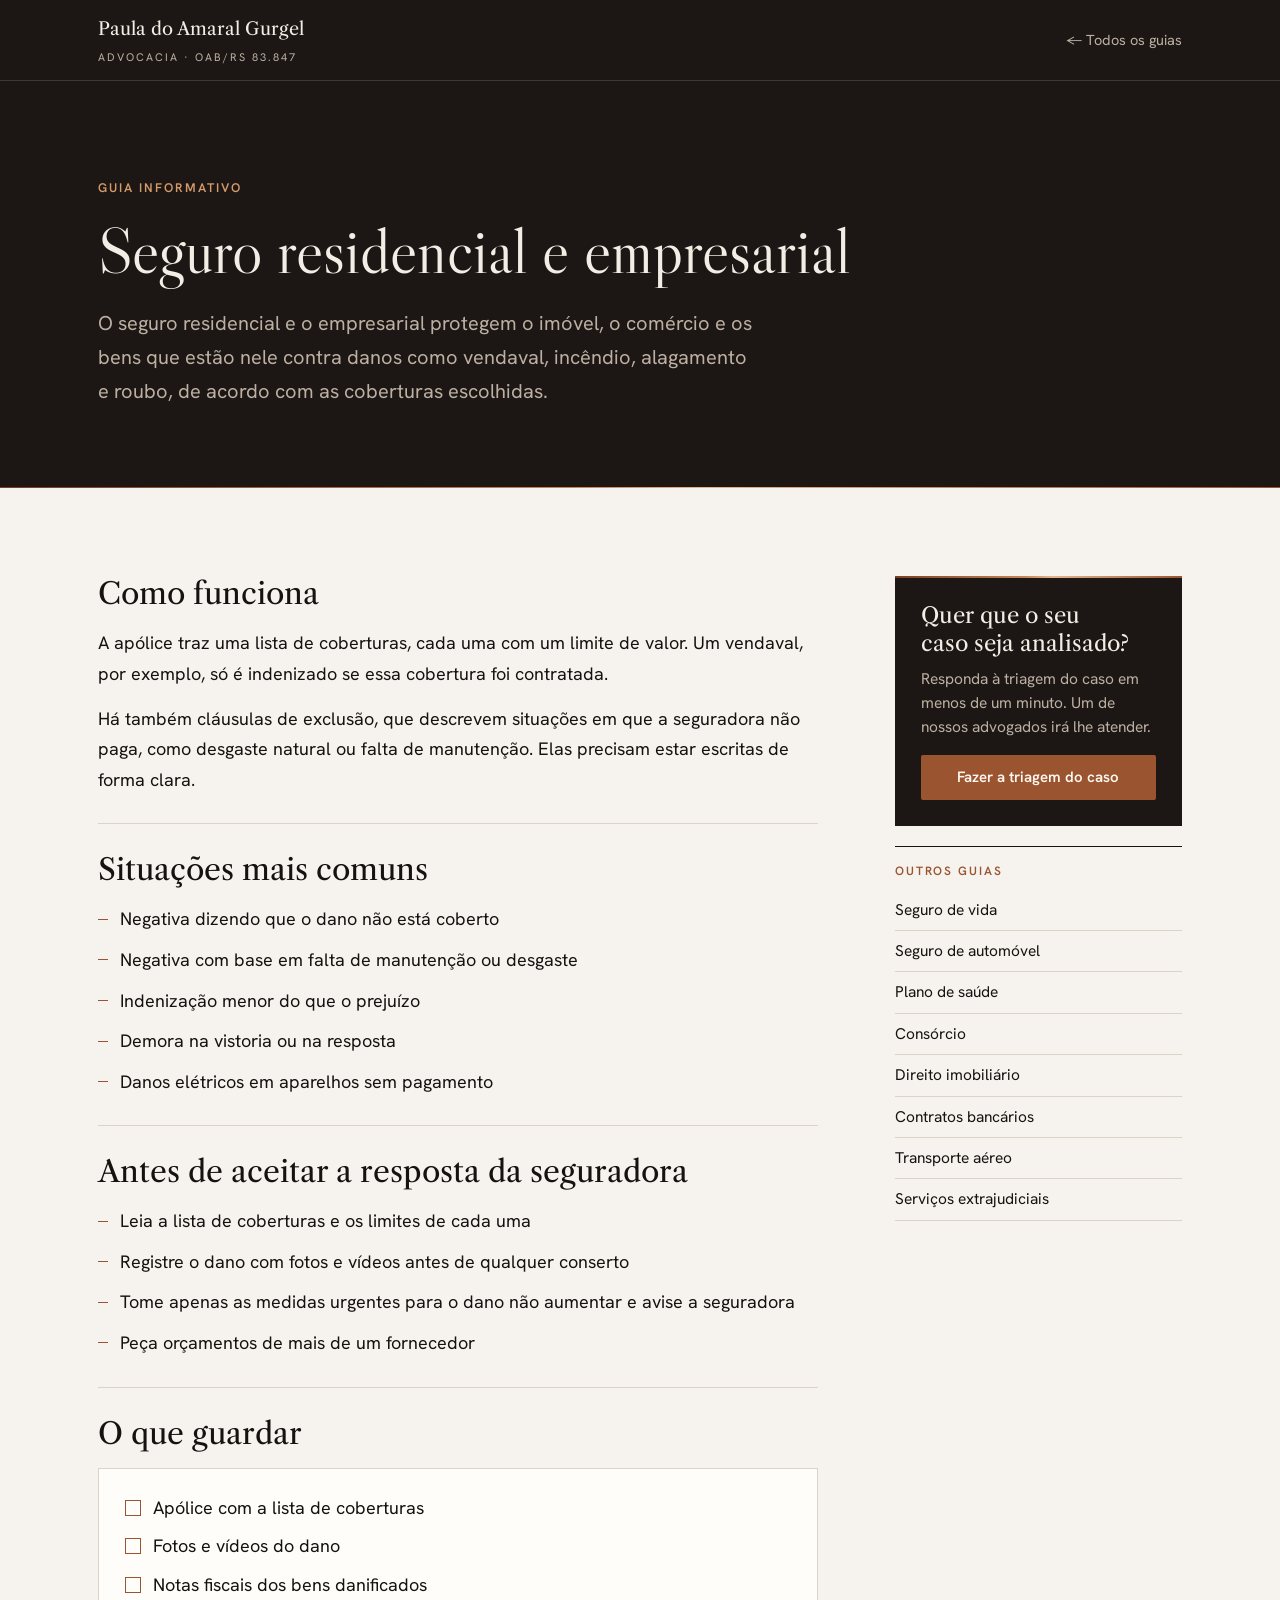
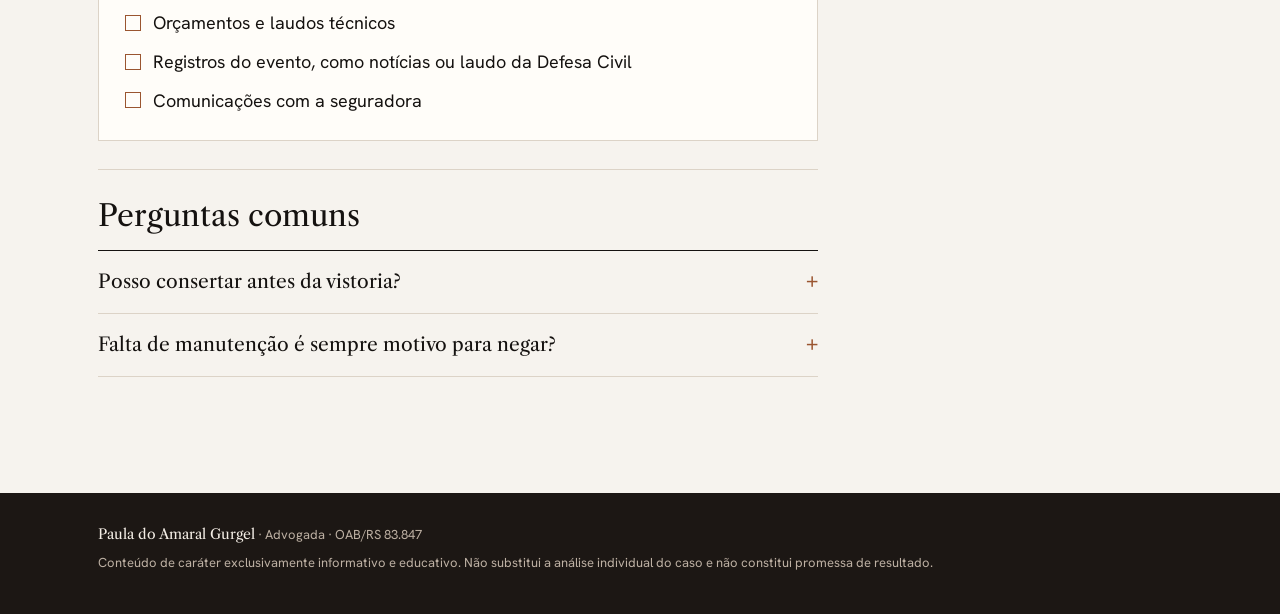
<file: guia-seguro-residencial-e-empresarial.html>
<!doctype html>
<html lang="pt-BR">
<head>
<meta charset="utf-8">
<meta name="viewport" content="width=device-width,initial-scale=1,viewport-fit=cover">
<title>Seguro residencial e empresarial · Guia · Paula do Amaral Gurgel Advocacia</title>
<meta name="description" content="O seguro residencial e o empresarial protegem o imóvel, o comércio e os bens que estão nele contra danos como vendaval, incêndio, alagamento e roubo, de acordo com as coberturas escolhidas.">
<link rel="preconnect" href="https://fonts.googleapis.com">
<link rel="preconnect" href="https://fonts.gstatic.com" crossorigin>
<link rel="stylesheet" href="https://fonts.googleapis.com/css2?family=Libre+Caslon+Display&family=Libre+Caslon+Text:ital,wght@0,400;0,700;1,400&family=Hanken+Grotesk:wght@400;500;600&display=swap">
<link rel="stylesheet" href="guia.css">
<link rel="icon" href="favicon.svg" type="image/svg+xml">
</head>
<body>
<header class="top"><div class="wrap">
  <a class="brand" href="./">Paula do Amaral Gurgel<small>Advocacia · OAB/RS 83.847</small></a>
  <a class="back" href="./#guias">← <span>Todos os guias</span></a>
</div></header>
<div class="hero"><div class="wrap">
  <p class="label">Guia informativo</p>
  <h1>Seguro residencial e empresarial</h1>
  <p class="lead">O seguro residencial e o empresarial protegem o imóvel, o comércio e os bens que estão nele contra danos como vendaval, incêndio, alagamento e roubo, de acordo com as coberturas escolhidas.</p>
</div></div>
<main><div class="wrap">
  <article class="read"><section><h2>Como funciona</h2><p>A apólice traz uma lista de coberturas, cada uma com um limite de valor. Um vendaval, por exemplo, só é indenizado se essa cobertura foi contratada.</p><p>Há também cláusulas de exclusão, que descrevem situações em que a seguradora não paga, como desgaste natural ou falta de manutenção. Elas precisam estar escritas de forma clara.</p></section><section><h2>Situações mais comuns</h2><ul><li>Negativa dizendo que o dano não está coberto</li><li>Negativa com base em falta de manutenção ou desgaste</li><li>Indenização menor do que o prejuízo</li><li>Demora na vistoria ou na resposta</li><li>Danos elétricos em aparelhos sem pagamento</li></ul></section><section><h2>Antes de aceitar a resposta da seguradora</h2><ul><li>Leia a lista de coberturas e os limites de cada uma</li><li>Registre o dano com fotos e vídeos antes de qualquer conserto</li><li>Tome apenas as medidas urgentes para o dano não aumentar e avise a seguradora</li><li>Peça orçamentos de mais de um fornecedor</li></ul></section><section><h2>O que guardar</h2><div class="box"><ul><li>Apólice com a lista de coberturas</li><li>Fotos e vídeos do dano</li><li>Notas fiscais dos bens danificados</li><li>Orçamentos e laudos técnicos</li><li>Registros do evento, como notícias ou laudo da Defesa Civil</li><li>Comunicações com a seguradora</li></ul></div></section><section><h2>Perguntas comuns</h2><details><summary>Posso consertar antes da vistoria?</summary><p>Medidas urgentes para evitar que o dano aumente podem ser tomadas, desde que tudo seja registrado com fotos e a seguradora seja avisada. Reparos definitivos devem ser combinados com ela.</p></details><details><summary>Falta de manutenção é sempre motivo para negar?</summary><p>Não. A seguradora precisa demonstrar que a causa do dano foi realmente a falta de manutenção, e não o evento coberto, como o vendaval.</p></details></section></article>
  <aside>
    <div class="cta">
      <h3>Quer que o seu caso seja analisado?</h3>
      <p>Responda à triagem do caso em menos de um minuto. Um de nossos advogados irá lhe atender.</p>
      <a class="btn" href="./#triagem">Fazer a triagem do caso</a>
    </div>
    <nav class="others" aria-label="Outros guias"><p>Outros guias</p><a href="guia-seguro-de-vida.html">Seguro de vida</a><a href="guia-seguro-de-automovel.html">Seguro de automóvel</a><a href="guia-plano-de-saude.html">Plano de saúde</a><a href="guia-consorcio.html">Consórcio</a><a href="guia-direito-imobiliario.html">Direito imobiliário</a><a href="guia-contratos-bancarios.html">Contratos bancários</a><a href="guia-transporte-aereo.html">Transporte aéreo</a><a href="guia-servicos-extrajudiciais.html">Serviços extrajudiciais</a></nav>
  </aside>
</div></main>
<footer><div class="wrap">
  <p><b>Paula do Amaral Gurgel</b> · Advogada · OAB/RS 83.847</p>
  <p>Conteúdo de caráter exclusivamente informativo e educativo. Não substitui a análise individual do caso e não constitui promessa de resultado.</p>
</div></footer>
</body>
</html>
</file>
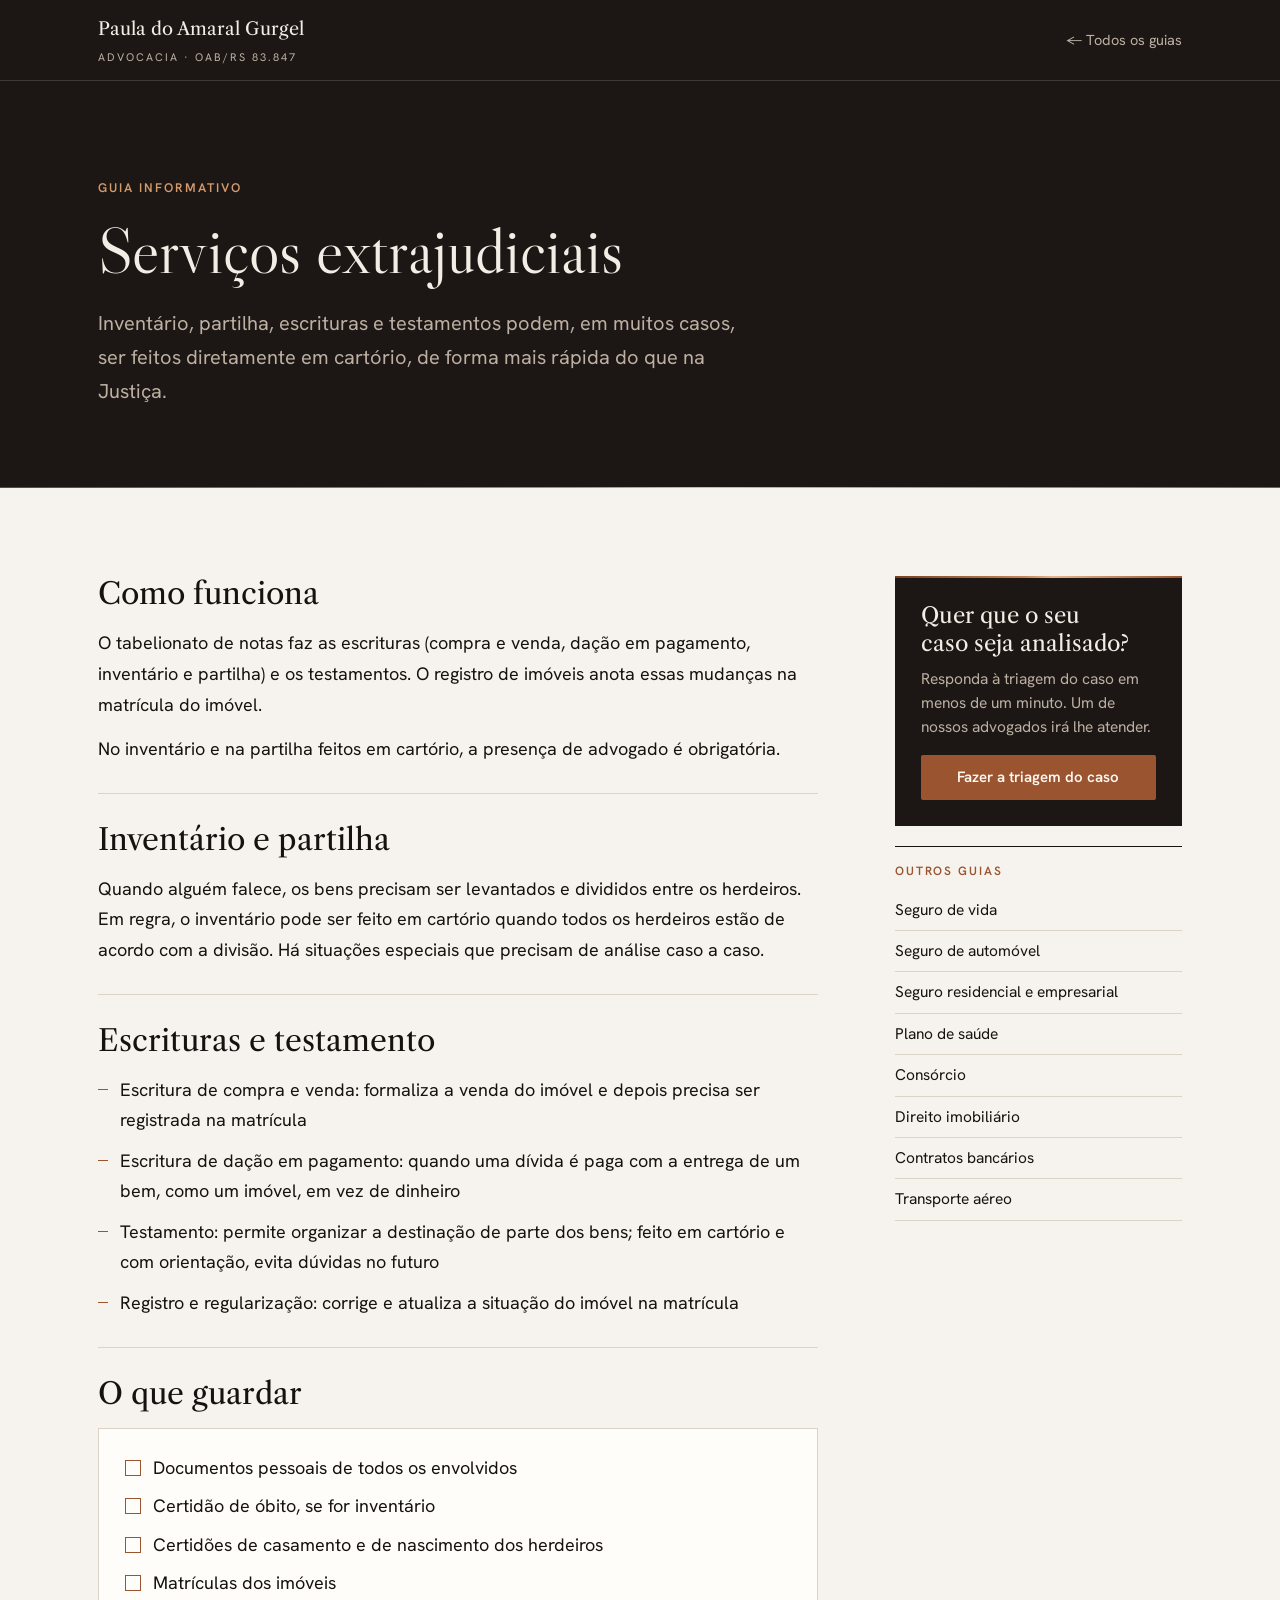
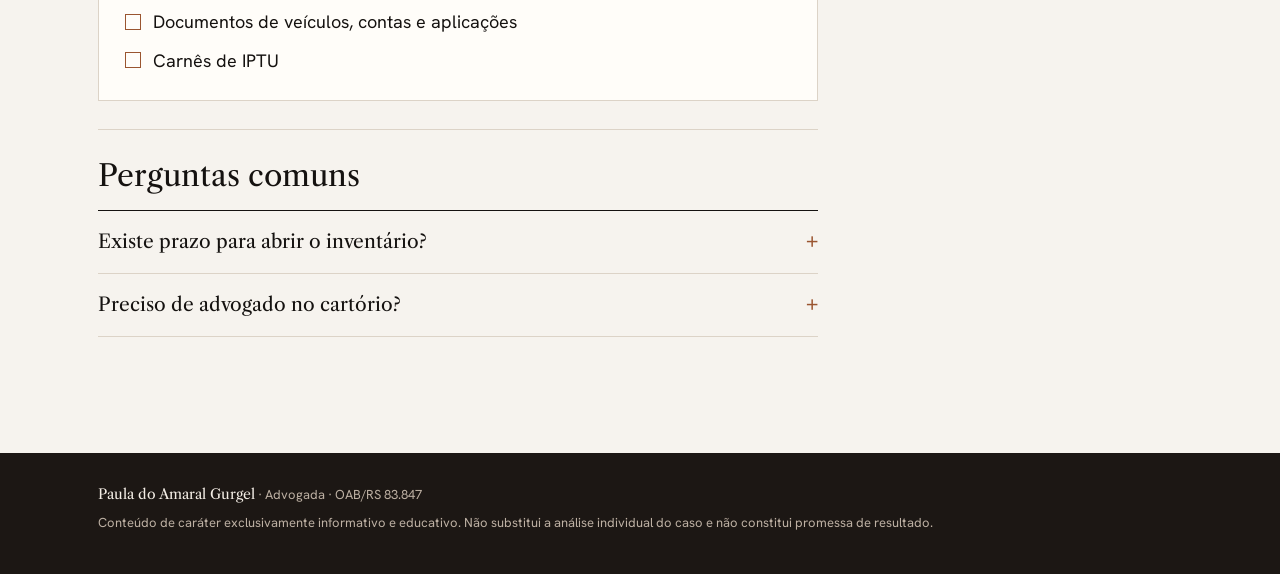
<file: guia-servicos-extrajudiciais.html>
<!doctype html>
<html lang="pt-BR">
<head>
<meta charset="utf-8">
<meta name="viewport" content="width=device-width,initial-scale=1,viewport-fit=cover">
<title>Serviços extrajudiciais · Guia · Paula do Amaral Gurgel Advocacia</title>
<meta name="description" content="Inventário, partilha, escrituras e testamentos podem, em muitos casos, ser feitos diretamente em cartório, de forma mais rápida do que na Justiça.">
<link rel="preconnect" href="https://fonts.googleapis.com">
<link rel="preconnect" href="https://fonts.gstatic.com" crossorigin>
<link rel="stylesheet" href="https://fonts.googleapis.com/css2?family=Libre+Caslon+Display&family=Libre+Caslon+Text:ital,wght@0,400;0,700;1,400&family=Hanken+Grotesk:wght@400;500;600&display=swap">
<link rel="stylesheet" href="guia.css">
<link rel="icon" href="favicon.svg" type="image/svg+xml">
</head>
<body>
<header class="top"><div class="wrap">
  <a class="brand" href="./">Paula do Amaral Gurgel<small>Advocacia · OAB/RS 83.847</small></a>
  <a class="back" href="./#guias">← <span>Todos os guias</span></a>
</div></header>
<div class="hero"><div class="wrap">
  <p class="label">Guia informativo</p>
  <h1>Serviços extrajudiciais</h1>
  <p class="lead">Inventário, partilha, escrituras e testamentos podem, em muitos casos, ser feitos diretamente em cartório, de forma mais rápida do que na Justiça.</p>
</div></div>
<main><div class="wrap">
  <article class="read"><section><h2>Como funciona</h2><p>O tabelionato de notas faz as escrituras (compra e venda, dação em pagamento, inventário e partilha) e os testamentos. O registro de imóveis anota essas mudanças na matrícula do imóvel.</p><p>No inventário e na partilha feitos em cartório, a presença de advogado é obrigatória.</p></section><section><h2>Inventário e partilha</h2><p>Quando alguém falece, os bens precisam ser levantados e divididos entre os herdeiros. Em regra, o inventário pode ser feito em cartório quando todos os herdeiros estão de acordo com a divisão. Há situações especiais que precisam de análise caso a caso.</p></section><section><h2>Escrituras e testamento</h2><ul><li>Escritura de compra e venda: formaliza a venda do imóvel e depois precisa ser registrada na matrícula</li><li>Escritura de dação em pagamento: quando uma dívida é paga com a entrega de um bem, como um imóvel, em vez de dinheiro</li><li>Testamento: permite organizar a destinação de parte dos bens; feito em cartório e com orientação, evita dúvidas no futuro</li><li>Registro e regularização: corrige e atualiza a situação do imóvel na matrícula</li></ul></section><section><h2>O que guardar</h2><div class="box"><ul><li>Documentos pessoais de todos os envolvidos</li><li>Certidão de óbito, se for inventário</li><li>Certidões de casamento e de nascimento dos herdeiros</li><li>Matrículas dos imóveis</li><li>Documentos de veículos, contas e aplicações</li><li>Carnês de IPTU</li></ul></div></section><section><h2>Perguntas comuns</h2><details><summary>Existe prazo para abrir o inventário?</summary><p>Sim. A demora pode gerar multa sobre o imposto, conforme as regras de cada estado. Por isso é melhor começar logo.</p></details><details><summary>Preciso de advogado no cartório?</summary><p>Para inventário e partilha, sim. Nas escrituras e no testamento, a orientação jurídica ajuda a evitar erros que só aparecem depois.</p></details></section></article>
  <aside>
    <div class="cta">
      <h3>Quer que o seu caso seja analisado?</h3>
      <p>Responda à triagem do caso em menos de um minuto. Um de nossos advogados irá lhe atender.</p>
      <a class="btn" href="./#triagem">Fazer a triagem do caso</a>
    </div>
    <nav class="others" aria-label="Outros guias"><p>Outros guias</p><a href="guia-seguro-de-vida.html">Seguro de vida</a><a href="guia-seguro-de-automovel.html">Seguro de automóvel</a><a href="guia-seguro-residencial-e-empresarial.html">Seguro residencial e empresarial</a><a href="guia-plano-de-saude.html">Plano de saúde</a><a href="guia-consorcio.html">Consórcio</a><a href="guia-direito-imobiliario.html">Direito imobiliário</a><a href="guia-contratos-bancarios.html">Contratos bancários</a><a href="guia-transporte-aereo.html">Transporte aéreo</a></nav>
  </aside>
</div></main>
<footer><div class="wrap">
  <p><b>Paula do Amaral Gurgel</b> · Advogada · OAB/RS 83.847</p>
  <p>Conteúdo de caráter exclusivamente informativo e educativo. Não substitui a análise individual do caso e não constitui promessa de resultado.</p>
</div></footer>
</body>
</html>
</file>
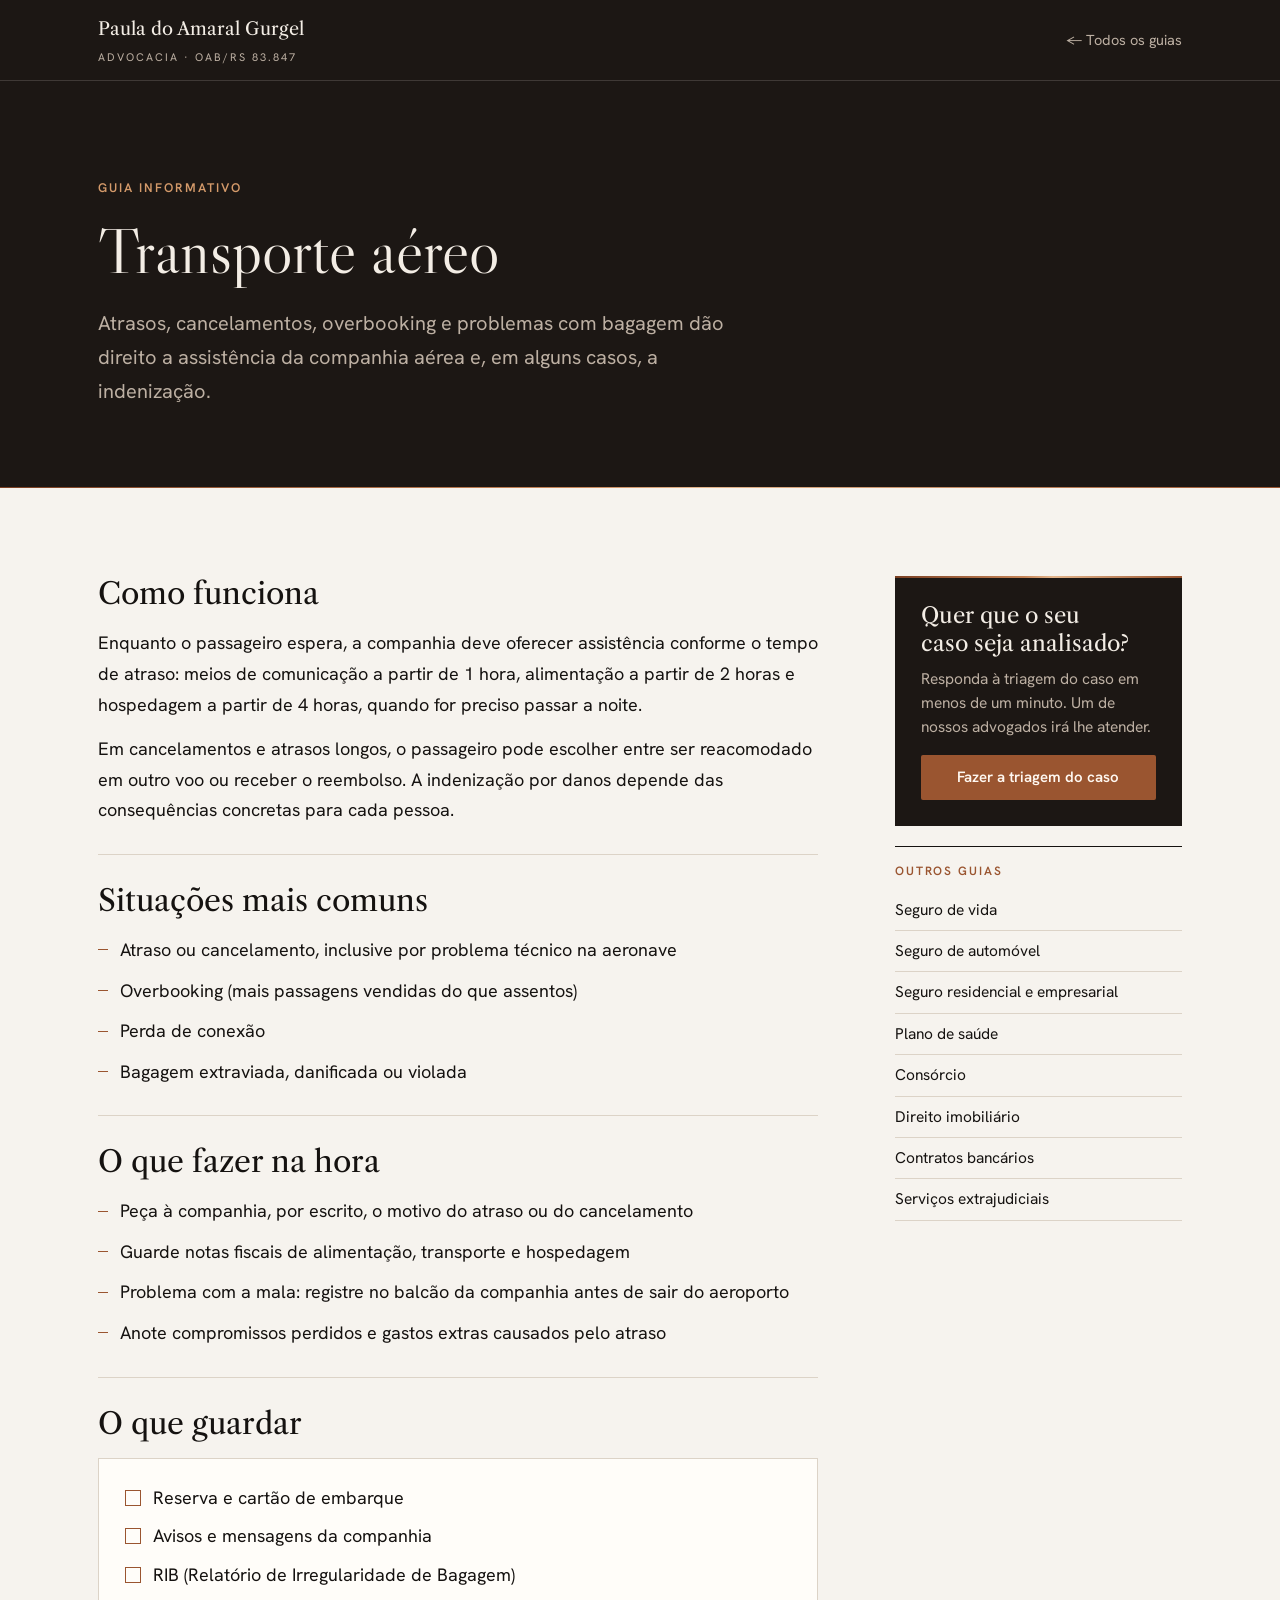
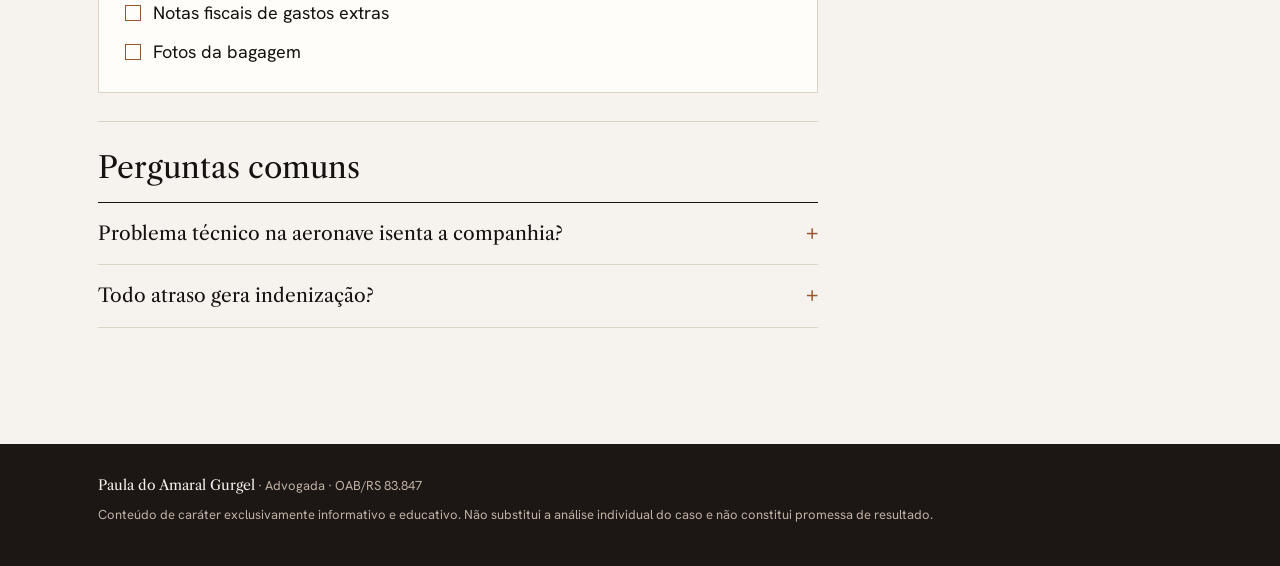
<file: guia-transporte-aereo.html>
<!doctype html>
<html lang="pt-BR">
<head>
<meta charset="utf-8">
<meta name="viewport" content="width=device-width,initial-scale=1,viewport-fit=cover">
<title>Transporte aéreo · Guia · Paula do Amaral Gurgel Advocacia</title>
<meta name="description" content="Atrasos, cancelamentos, overbooking e problemas com bagagem dão direito a assistência da companhia aérea e, em alguns casos, a indenização.">
<link rel="preconnect" href="https://fonts.googleapis.com">
<link rel="preconnect" href="https://fonts.gstatic.com" crossorigin>
<link rel="stylesheet" href="https://fonts.googleapis.com/css2?family=Libre+Caslon+Display&family=Libre+Caslon+Text:ital,wght@0,400;0,700;1,400&family=Hanken+Grotesk:wght@400;500;600&display=swap">
<link rel="stylesheet" href="guia.css">
<link rel="icon" href="favicon.svg" type="image/svg+xml">
</head>
<body>
<header class="top"><div class="wrap">
  <a class="brand" href="./">Paula do Amaral Gurgel<small>Advocacia · OAB/RS 83.847</small></a>
  <a class="back" href="./#guias">← <span>Todos os guias</span></a>
</div></header>
<div class="hero"><div class="wrap">
  <p class="label">Guia informativo</p>
  <h1>Transporte aéreo</h1>
  <p class="lead">Atrasos, cancelamentos, overbooking e problemas com bagagem dão direito a assistência da companhia aérea e, em alguns casos, a indenização.</p>
</div></div>
<main><div class="wrap">
  <article class="read"><section><h2>Como funciona</h2><p>Enquanto o passageiro espera, a companhia deve oferecer assistência conforme o tempo de atraso: meios de comunicação a partir de 1 hora, alimentação a partir de 2 horas e hospedagem a partir de 4 horas, quando for preciso passar a noite.</p><p>Em cancelamentos e atrasos longos, o passageiro pode escolher entre ser reacomodado em outro voo ou receber o reembolso. A indenização por danos depende das consequências concretas para cada pessoa.</p></section><section><h2>Situações mais comuns</h2><ul><li>Atraso ou cancelamento, inclusive por problema técnico na aeronave</li><li>Overbooking (mais passagens vendidas do que assentos)</li><li>Perda de conexão</li><li>Bagagem extraviada, danificada ou violada</li></ul></section><section><h2>O que fazer na hora</h2><ul><li>Peça à companhia, por escrito, o motivo do atraso ou do cancelamento</li><li>Guarde notas fiscais de alimentação, transporte e hospedagem</li><li>Problema com a mala: registre no balcão da companhia antes de sair do aeroporto</li><li>Anote compromissos perdidos e gastos extras causados pelo atraso</li></ul></section><section><h2>O que guardar</h2><div class="box"><ul><li>Reserva e cartão de embarque</li><li>Avisos e mensagens da companhia</li><li>RIB (Relatório de Irregularidade de Bagagem)</li><li>Notas fiscais de gastos extras</li><li>Fotos da bagagem</li></ul></div></section><section><h2>Perguntas comuns</h2><details><summary>Problema técnico na aeronave isenta a companhia?</summary><p>Em regra, não. A manutenção dos aviões faz parte da atividade da companhia.</p></details><details><summary>Todo atraso gera indenização?</summary><p>Não. Atrasos curtos, em geral, dão direito apenas à assistência. A indenização depende do tempo de espera e das consequências para o passageiro.</p></details></section></article>
  <aside>
    <div class="cta">
      <h3>Quer que o seu caso seja analisado?</h3>
      <p>Responda à triagem do caso em menos de um minuto. Um de nossos advogados irá lhe atender.</p>
      <a class="btn" href="./#triagem">Fazer a triagem do caso</a>
    </div>
    <nav class="others" aria-label="Outros guias"><p>Outros guias</p><a href="guia-seguro-de-vida.html">Seguro de vida</a><a href="guia-seguro-de-automovel.html">Seguro de automóvel</a><a href="guia-seguro-residencial-e-empresarial.html">Seguro residencial e empresarial</a><a href="guia-plano-de-saude.html">Plano de saúde</a><a href="guia-consorcio.html">Consórcio</a><a href="guia-direito-imobiliario.html">Direito imobiliário</a><a href="guia-contratos-bancarios.html">Contratos bancários</a><a href="guia-servicos-extrajudiciais.html">Serviços extrajudiciais</a></nav>
  </aside>
</div></main>
<footer><div class="wrap">
  <p><b>Paula do Amaral Gurgel</b> · Advogada · OAB/RS 83.847</p>
  <p>Conteúdo de caráter exclusivamente informativo e educativo. Não substitui a análise individual do caso e não constitui promessa de resultado.</p>
</div></footer>
</body>
</html>
</file>
<file: guia.css>
:root{--paper:#F6F3EE;--paper-2:#EEE8DF;--white:#FFFDF9;--ink:#151210;--ink-2:#4B443E;--line:#DCD3C7;--copper:#9A5530;--copper-hi:#D49A6A;--sheen:linear-gradient(90deg,#7A3F22,#C68558 45%,#E3B58C 55%,#9A5530);--night:#1C1714;--night-2:#27201C;--on-night:#F3EDE5;--on-night-2:#BDB0A3;--line-night:rgba(243,237,229,.16);--f-display:"Libre Caslon Display","Libre Caslon Text",Georgia,serif;--f-serif:"Libre Caslon Text",Georgia,serif;--f-body:"Hanken Grotesk","Helvetica Neue",Arial,sans-serif;color-scheme:light}
*{box-sizing:border-box}
:root{padding-top:env(safe-area-inset-top,0px);padding-bottom:env(safe-area-inset-bottom,0px)}
body{margin:0;background:var(--paper);color:var(--ink);font-family:var(--f-body);font-size:18px;line-height:1.7;-webkit-font-smoothing:antialiased}
a{color:inherit}
:focus-visible{outline:2px solid var(--copper);outline-offset:3px}
.wrap{max-width:1180px;margin-inline:auto;padding-inline:clamp(18px,4.5vw,48px)}
.read{max-width:720px}
h1,h2,h3{margin:0;font-weight:400;text-wrap:balance}
h1{font-family:var(--f-display);font-size:clamp(38px,5.4vw,64px);line-height:1.06}
h2{font-family:var(--f-serif);font-size:clamp(24px,2.6vw,30px);line-height:1.2;margin-bottom:16px}
p{margin:0}
p+p{margin-top:14px}
.label{font-size:12.5px;font-weight:600;letter-spacing:.16em;text-transform:uppercase;color:var(--copper)}
.top{background:var(--night);color:var(--on-night);border-bottom:1px solid var(--line-night)}
.top .wrap{display:flex;justify-content:space-between;align-items:center;gap:16px;padding-block:14px}
.brand{text-decoration:none;font-family:var(--f-serif);font-size:18px}
.brand small{display:block;font-family:var(--f-body);font-size:11px;letter-spacing:.18em;text-transform:uppercase;color:var(--on-night-2);margin-top:3px}
.back{font-size:14.5px;color:var(--on-night-2);text-decoration:none}
.back:hover{color:var(--on-night)}
.hero{background:var(--night);color:var(--on-night);position:relative}
.hero::after{content:"";position:absolute;inset:auto 0 0 0;height:1px;background:var(--sheen)}
.hero .wrap{padding-block:clamp(48px,8vw,96px) clamp(44px,7vw,80px)}
.hero .label{color:var(--copper-hi)}
.hero h1{margin-top:18px}
.hero .lead{margin-top:22px;font-size:clamp(18px,1.6vw,20px);color:var(--on-night-2);max-width:60ch}
main .wrap{display:grid;grid-template-columns:minmax(0,720px) minmax(0,1fr);gap:clamp(32px,6vw,88px);padding-block:clamp(48px,7vw,88px)}
article section{padding-block:28px;border-top:1px solid var(--line)}
article section:first-child{border-top:0;padding-top:0}
article ul{margin:0;padding:0;list-style:none;display:grid;gap:10px}
article li{position:relative;padding-left:22px}
article li::before{content:"";position:absolute;left:0;top:.8em;width:10px;height:1px;background:var(--copper)}
.box{background:var(--white);border:1px solid var(--line);padding:24px 26px}
.box ul{gap:8px}
.box li{padding-left:28px}
.box li::before{width:14px;height:14px;top:.38em;border:1px solid var(--copper);background:none}
details{border-bottom:1px solid var(--line)}
details:first-of-type{border-top:1px solid var(--ink)}
summary{cursor:pointer;list-style:none;display:flex;justify-content:space-between;gap:20px;padding:18px 0;font-family:var(--f-serif);font-size:19px;line-height:1.35}
summary::-webkit-details-marker{display:none}
summary::after{content:"+";font-family:var(--f-body);color:var(--copper);font-size:22px;line-height:1;transition:transform .2s}
details[open] summary::after{transform:rotate(45deg)}
details p{padding-bottom:20px;color:var(--ink-2);font-size:17px}
aside{align-self:start;position:sticky;top:24px;display:grid;gap:20px}
.cta{background:var(--night);color:var(--on-night);padding:26px;position:relative}
.cta::before{content:"";position:absolute;inset:0 0 auto 0;height:2px;background:var(--sheen)}
.cta h3{font-family:var(--f-serif);font-size:22px;line-height:1.25;margin-bottom:10px}
.cta p{color:var(--on-night-2);font-size:15.5px;line-height:1.55}
.btn{display:flex;align-items:center;justify-content:center;gap:9px;margin-top:16px;font:600 15px/1 var(--f-body);text-decoration:none;border-radius:2px;padding:15px 18px;background:var(--copper);color:#FFF8F1}
.btn:hover{background:#7F4424}
.btn.wa{background:#1DAA61;color:#FFFFFF;margin-top:10px}
.btn.wa:hover{background:#168A4E}
.btn.line{background:transparent;border:1px solid var(--line-night);color:var(--on-night);margin-top:10px}
.btn.line:hover{border-color:var(--copper-hi)}
.btn svg{width:16px;height:16px}
.others{border-top:1px solid var(--ink);padding-top:14px}
.others p{font-size:12px;font-weight:600;letter-spacing:.16em;text-transform:uppercase;color:var(--copper);margin-bottom:8px}
.others a{display:block;padding:7px 0;border-bottom:1px solid var(--line);text-decoration:none;font-size:15.5px}
.others a:hover{color:var(--copper)}
footer{background:var(--night);color:var(--on-night-2);font-size:13px;line-height:1.6;padding-block:30px 40px}
footer b{color:var(--on-night);font-family:var(--f-serif);font-weight:400;font-size:14px}
footer p+p{margin-top:8px}
@media (max-width:900px){main .wrap{grid-template-columns:1fr}aside{position:static}}
@media (max-width:640px){body{font-size:17px}.back span{display:none}.box{padding:20px}}
@media (prefers-reduced-motion:reduce){*{transition:none!important}}
</file>
